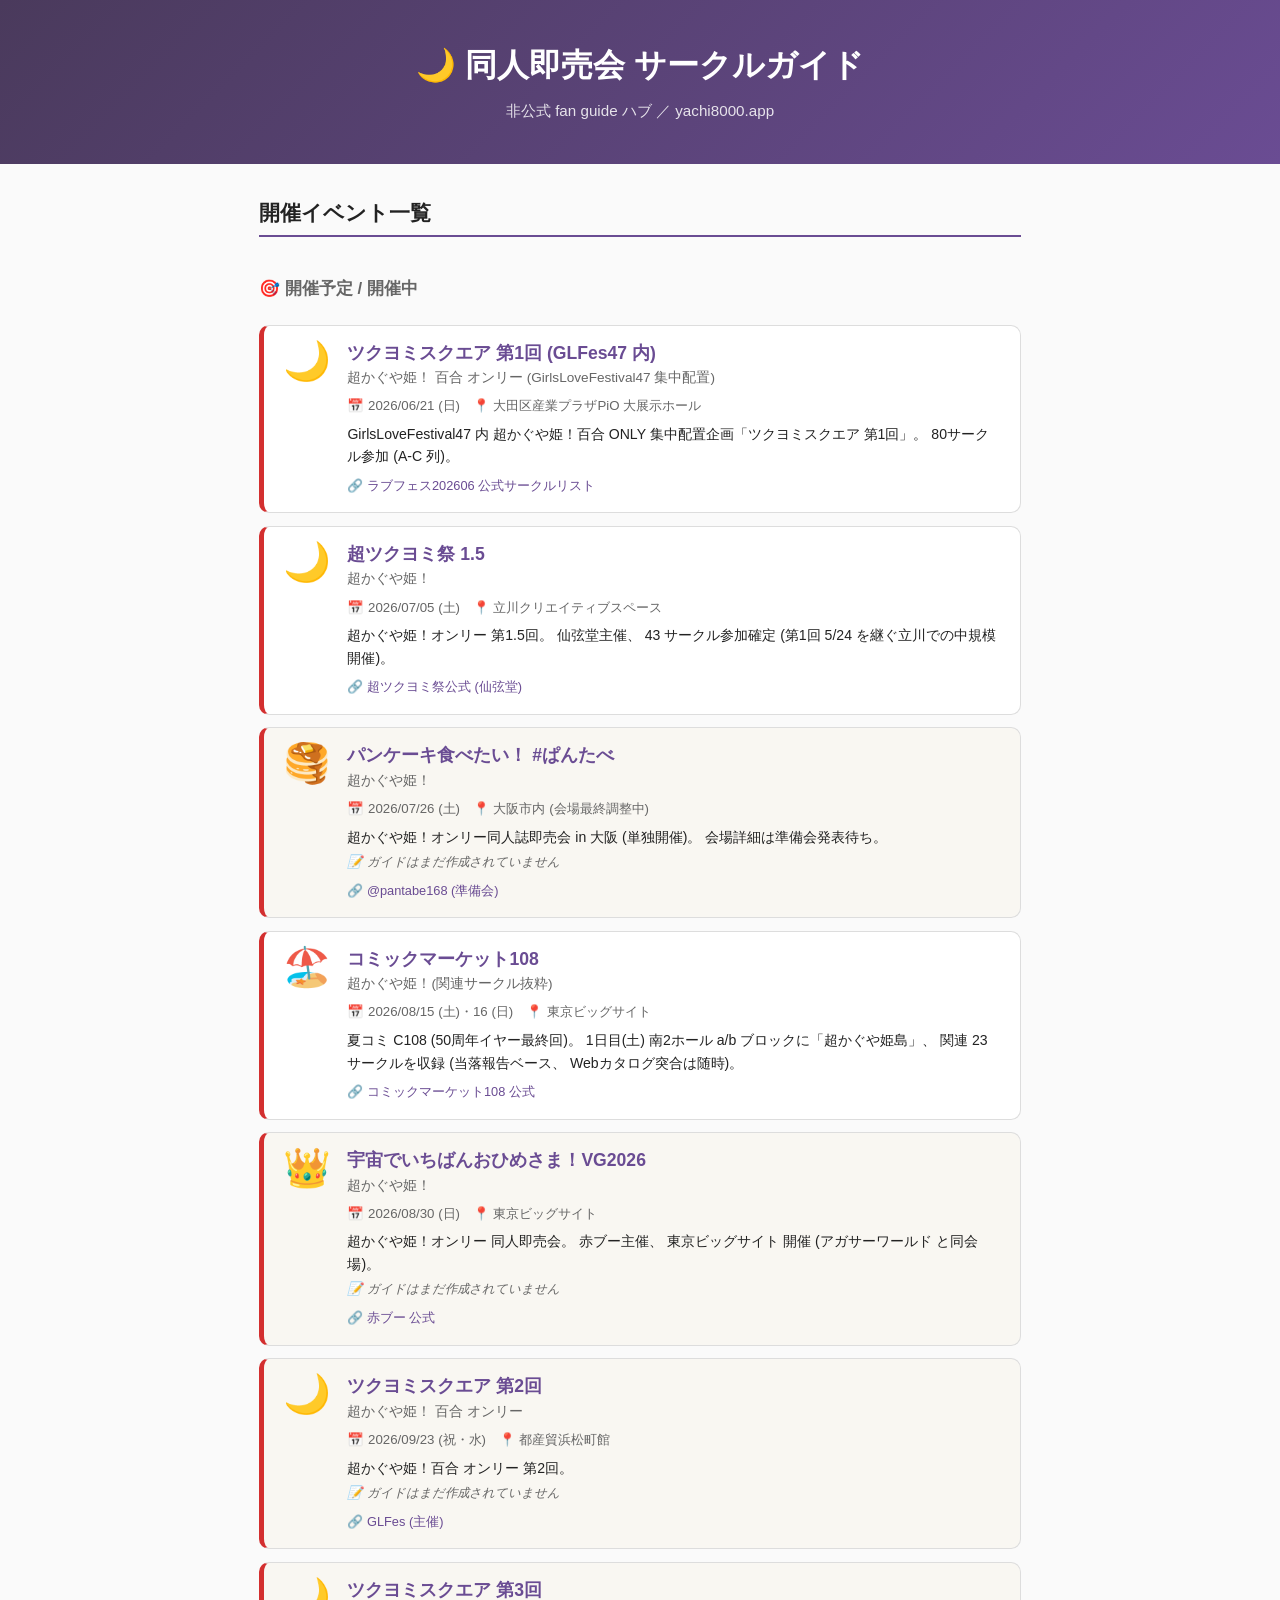
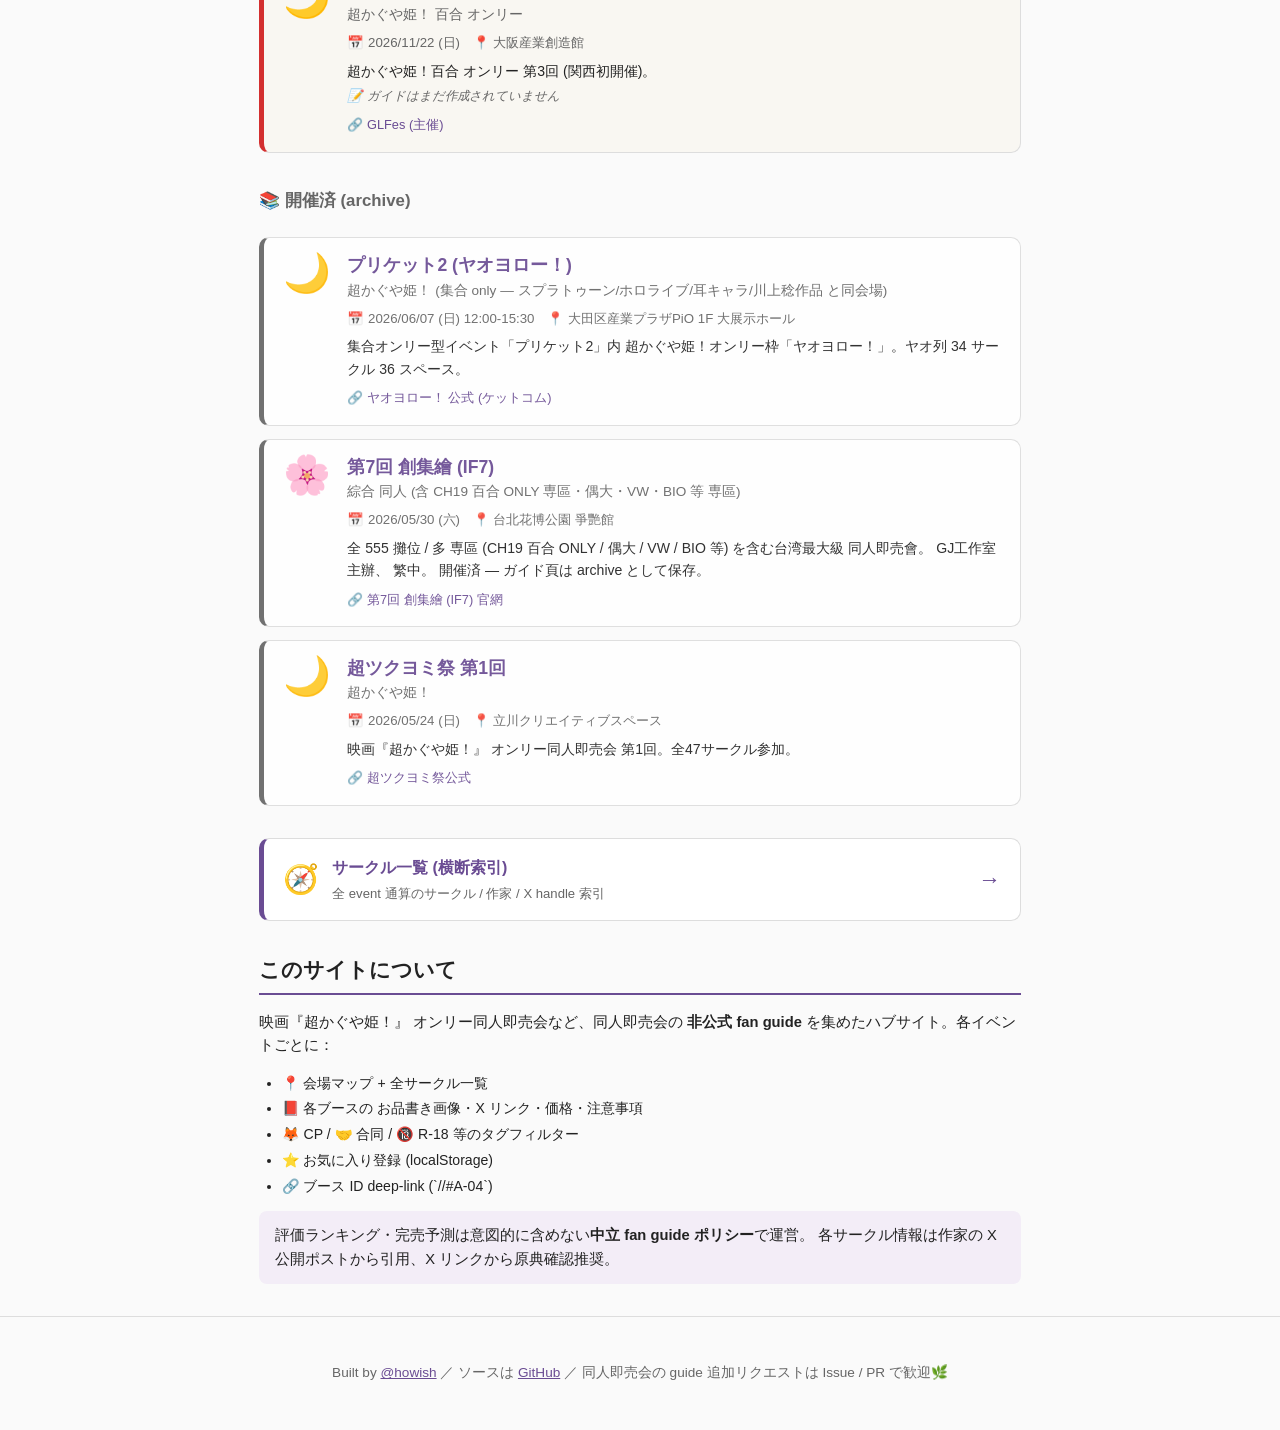
<file: index.html>
<!DOCTYPE html>
<html lang="ja">
<head>
<meta charset="UTF-8">
<meta name="viewport" content="width=device-width, initial-scale=1.0">
<title>同人即売会 サークルガイド ハブ — yachi8000.app</title>
<meta name="description" content="同人即売会の非公式サークルガイドを集めたハブ。">
<link rel="stylesheet" href="hub.css?v=1781378735">
<link rel="icon" type="image/svg+xml" href="icon.svg?v=1781378735">
<link rel="apple-touch-icon" href="icon.svg?v=1781378735">
<link rel="manifest" href="manifest.webmanifest?v=1781378735">
<meta name="theme-color" content="#4a3a5c">
<meta name="apple-mobile-web-app-capable" content="yes">
<meta name="apple-mobile-web-app-status-bar-style" content="black-translucent">
<meta name="apple-mobile-web-app-title" content="サークルガイド">
</head>
<body>
<header class="hub-header">
  <h1>🌙 同人即売会 サークルガイド</h1>
  <p class="hub-subtitle">非公式 fan guide ハブ ／ yachi8000.app</p>
</header>

<main class="hub-main">
  <section class="hub-events">
    <h2>開催イベント一覧</h2>
    <div id="event-list" class="event-list">
      <p class="loading">読み込み中...</p>
    </div>
  </section>

  <section class="hub-circles-link">
    <a href="circles/" class="hub-circles-cta">
      <span class="hub-circles-icon">🧭</span>
      <div>
        <strong>サークル一覧 (横断索引)</strong>
        <span class="hub-circles-sub">全 event 通算のサークル / 作家 / X handle 索引</span>
      </div>
      <span class="hub-circles-arrow">→</span>
    </a>
  </section>

  <section class="hub-about">
    <h2>このサイトについて</h2>
    <p>
      映画『超かぐや姫！』 オンリー同人即売会など、同人即売会の
      <strong>非公式 fan guide</strong> を集めたハブサイト。各イベントごとに：
    </p>
    <ul>
      <li>📍 会場マップ + 全サークル一覧</li>
      <li>📕 各ブースの お品書き画像・X リンク・価格・注意事項</li>
      <li>🦊 CP / 🤝 合同 / 🔞 R-18 等のタグフィルター</li>
      <li>⭐ お気に入り登録 (localStorage)</li>
      <li>🔗 ブース ID deep-link (`/<event-slug>/#A-04`)</li>
    </ul>
    <p class="hub-policy">
      評価ランキング・完売予測は意図的に含めない<strong>中立 fan guide ポリシー</strong>で運営。
      各サークル情報は作家の X 公開ポストから引用、X リンクから原典確認推奨。
    </p>
  </section>
</main>

<footer class="hub-footer">
  <p>
    Built by <a href="https://github.com/howish" target="_blank" rel="noopener">@howish</a>
    ／ ソースは <a href="https://github.com/howish/cho-tsukuyomi-map" target="_blank" rel="noopener">GitHub</a>
    ／ 同人即売会の guide 追加リクエストは Issue / PR で歓迎🌿
  </p>
</footer>

<script src="hub.js?v=1781378735"></script>
<script>
// Register root-scope SW for hub PWA installability + offline. Per-event
// SWs (registered by their own app.js) win for their narrower scope.
if ('serviceWorker' in navigator) {
  window.addEventListener('load', () => {
    navigator.serviceWorker.register('sw.js', { scope: './' }).catch(() => {});
  });
}
</script>
</body>
</html>
</file>
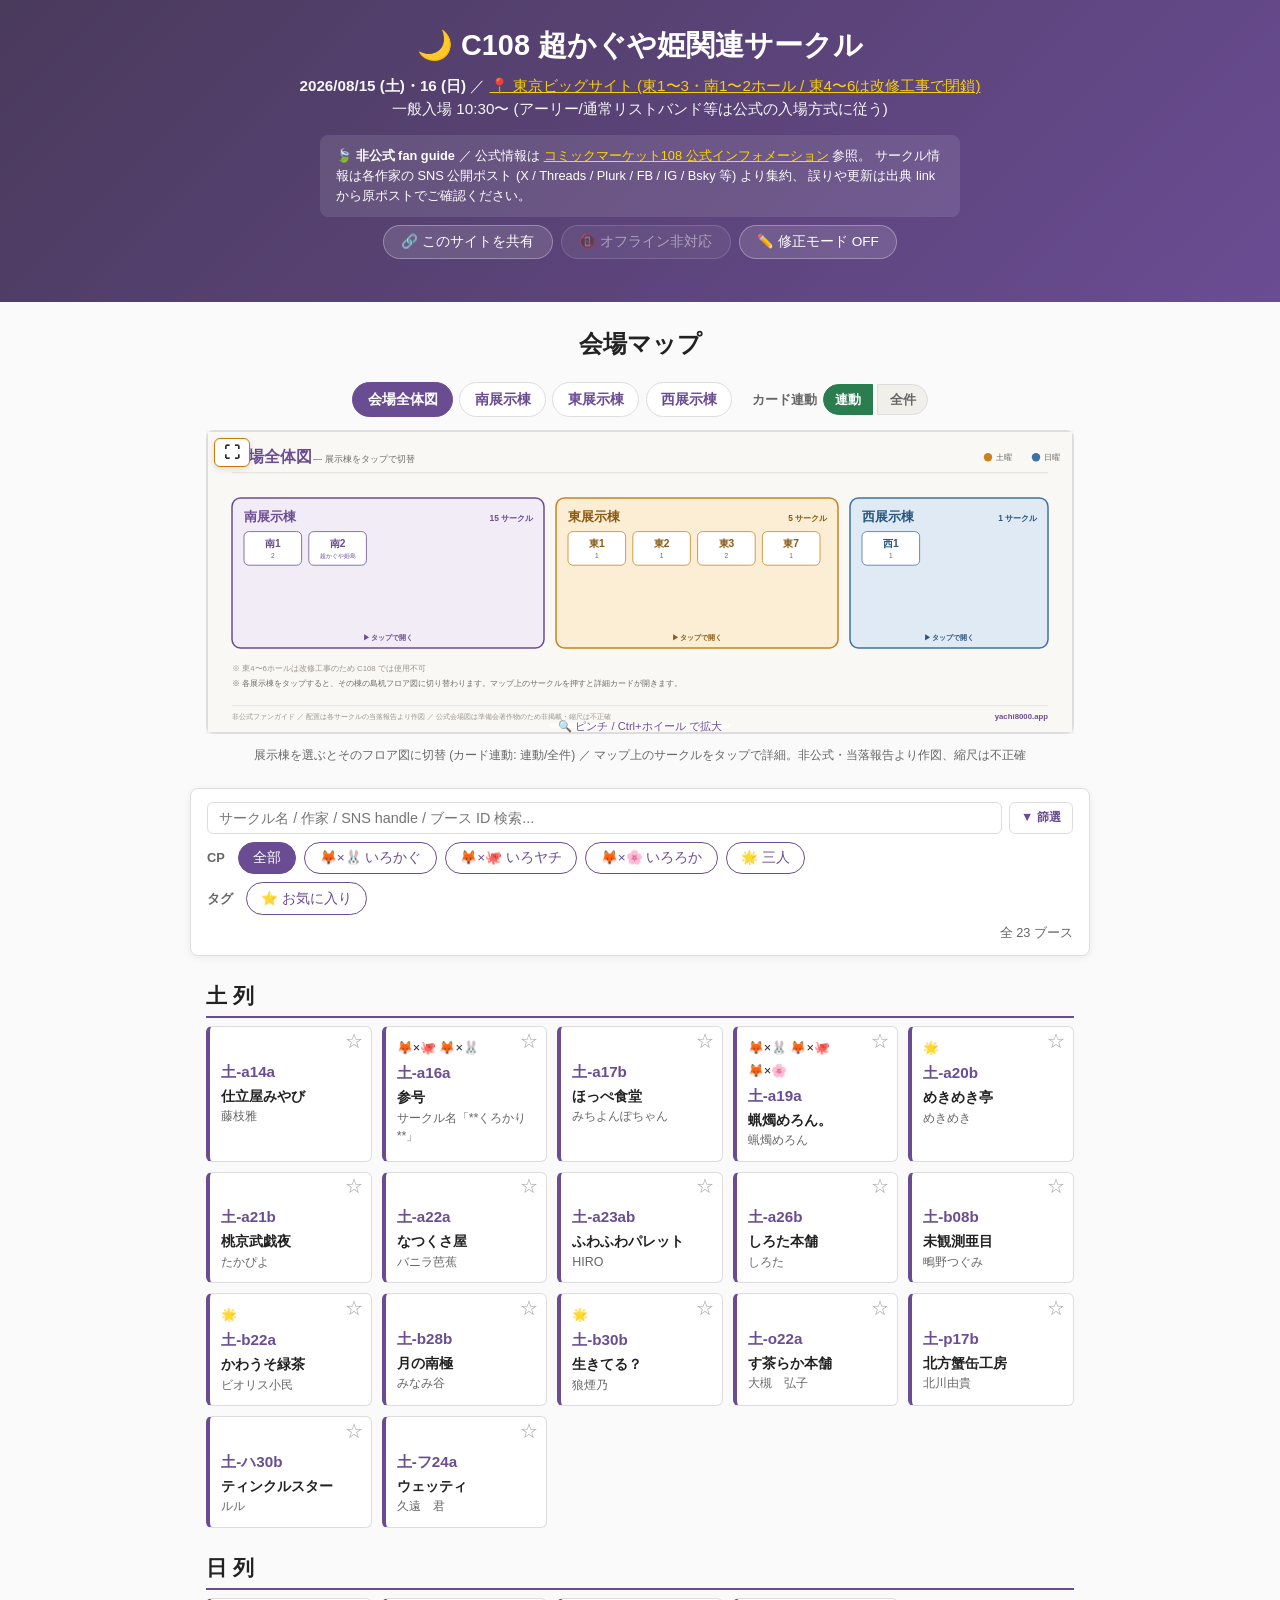
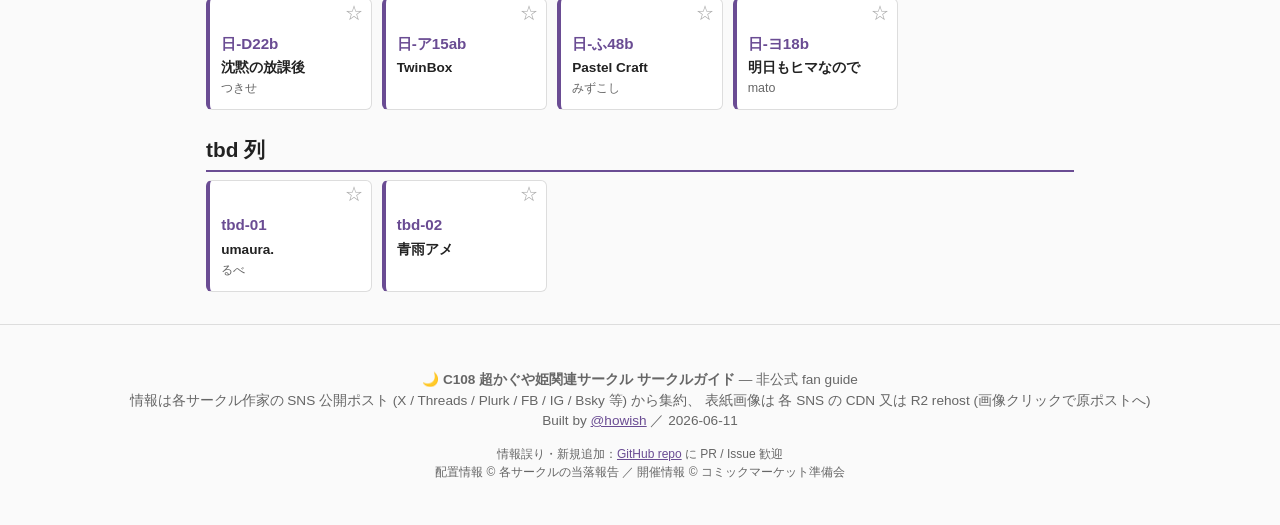
<file: c108-2026-08/index.html>
<!DOCTYPE html>
<html lang="ja">
<head>
<meta charset="UTF-8">
<meta name="viewport" content="width=device-width, initial-scale=1.0">
<!-- Page title, html[lang], and most chrome text are injected from event.js + i18n.js at runtime;
     these defaults are crawler / first-paint fallbacks. -->
<title>C108 超かぐや姫関連サークル</title>
<meta name="description" content="2026/8/15-16 東京ビッグサイト C108 — 超かぐや姫！関連サークルの配置・新刊予定・X リンクを 1 ページで">
<link rel="stylesheet" href="../event-shell.css?v=1781378735">
<link rel="manifest" href="manifest.json?v=1781378735">
<link rel="icon" type="image/svg+xml" href="../icon.svg?v=1781378735">

<!-- OG / Twitter — also overwritten at runtime from event.js, but crawlers
     (FB / Twitter / Discord) usually only see the static HTML, so keep these
     event-specific. Use absolute URLs so platforms don't mis-resolve. -->
<meta property="og:type" content="website">
<meta property="og:url" content="https://yachi8000.app/c108-2026-08/">
<meta property="og:title" content="C108 超かぐや姫関連サークル">
<meta property="og:description" content="2026/8/15-16 東京ビッグサイト C108 — 超かぐや姫！関連サークルの配置・新刊予定・X リンクを 1 ページで">
<meta property="og:image" content="https://yachi8000.app/c108-2026-08/og.png">
<meta property="og:image:width" content="1200">
<meta property="og:image:height" content="630">
<meta name="twitter:card" content="summary_large_image">
<meta name="twitter:title" content="C108 超かぐや姫関連サークル">
<meta name="twitter:description" content="2026/8/15-16 東京ビッグサイト C108 — 超かぐや姫！関連サークルの配置・新刊予定・X リンクを 1 ページで">
<meta name="twitter:image" content="https://yachi8000.app/c108-2026-08/og.png">
</head>
<body>
<header>
  <h1 id="event-title">🌙 ...</h1>
  <p class="event-info" id="event-info"></p>
  <p class="disclaimer" id="event-disclaimer"></p>
  <p class="community-credit" id="community-credit"></p>
  <div class="header-actions">
    <button class="share-btn" id="share-btn" type="button">🔗 このサイトを共有</button>
    <button class="offline-btn" id="offline-btn" type="button" hidden>📥 オフライン対応 ON</button>
    <button class="edit-btn" id="edit-mode-btn" type="button">✏️ 修正モード OFF</button>
    <button class="edit-pending-btn" id="edit-pending-btn" type="button" hidden>📤 修正案を送信 (<span id="edit-pending-count">0</span>件)</button>
  </div>
  <p class="offline-status" id="offline-status"></p>
</header>

<div class="edit-panel" id="edit-panel" hidden>
  <div class="edit-panel-backdrop" id="edit-panel-backdrop"></div>
  <div class="edit-panel-content">
    <button class="edit-panel-close" id="edit-panel-close" type="button" aria-label="閉じる">×</button>
    <h2 id="edit-panel-title">📤 修正案を送信</h2>
    <p id="edit-panel-summary"></p>
    <div class="edit-panel-actions">
      <button type="button" id="edit-submit-download" class="edit-submit-btn primary">💾 .md ファイルで保存</button>
      <button type="button" id="edit-submit-github" class="edit-submit-btn">🐙 GitHub Issue として送信</button>
      <button type="button" id="edit-submit-copy" class="edit-submit-btn">📋 クリップボードコピー</button>
    </div>
    <p class="edit-panel-hint" id="edit-panel-hint"></p>
    <details class="edit-preview">
      <summary id="edit-preview-summary">提出内容プレビュー</summary>
      <pre id="edit-preview-text"></pre>
    </details>
    <div class="edit-panel-danger">
      <button type="button" id="edit-clear-all" class="edit-clear-btn">🗑 すべての編集を破棄</button>
    </div>
    <p class="edit-panel-note" id="edit-panel-note">
      submitted な修正案は維持者がレビューしてからサイトに反映されます。妥当性がない / spam 判定された case は close される場合があります。
    </p>
  </div>
</div>

<section class="map-section">
  <h2 id="map-section-title">会場マップ</h2>
  <div class="map-zoom-viewport" id="map-zoom-viewport">
    <div class="map-overlay-wrap">
      <img id="venue-map" src="map.jpg?v=1781378735" alt="会場マップ" class="venue-map">
      <svg id="venue-map-overlay" class="venue-map-overlay" viewBox="0 0 100 100" preserveAspectRatio="none" aria-hidden="true"></svg>
    </div>
    <button class="map-fullscreen-btn" id="map-fullscreen-btn" type="button" aria-label="全画面 / Fullscreen">⛶</button>
    <button class="map-zoom-reset" id="map-zoom-reset" type="button" aria-label="ズーム リセット" hidden>↺</button>
    <span class="map-zoom-hint" id="map-zoom-hint">🔍 ピンチ / Ctrl+ホイール で拡大</span>
  </div>
  <p class="map-caption" id="map-caption"></p>
</section>

<section class="filter-section" id="filter-section">
  <div class="filters">
    <div class="search-wrap">
      <input type="search" id="search-input" placeholder="サークル名 / 作家 / SNS handle / ブース ID 検索..." class="search-input" autocomplete="off">
      <button type="button" id="search-clear" class="search-clear" hidden aria-label="検索クリア">×</button>
      <button type="button" id="filter-collapse-btn" class="filter-collapse-btn" aria-pressed="false" title="篩選 顯示切換">▼ 篩選</button>
    </div>
  </div>
  <div class="filter-rows-wrap" id="filter-rows-wrap">
  <div class="filters filters-cp" id="filters-cp">
    <span class="filter-row-label" id="filter-cp-label">CP</span>
    <button class="filter-btn active" id="filter-all-btn" data-filter="all">全部</button>
    <!-- CP buttons injected at runtime from filters.js -->
  </div>
  <div class="filters filters-work" id="filters-work">
    <span class="filter-row-label" id="filter-work-label">作品</span>
    <!-- Work buttons injected at runtime from filters.js -->
  </div>
  <div class="filters filters-medium" id="filters-medium">
    <span class="filter-row-label" id="filter-medium-label">媒介</span>
    <!-- Medium buttons injected at runtime from filters.js -->
  </div>
  <div class="filters filters-tag" id="filters-tag">
    <span class="filter-row-label" id="filter-tag-label">タグ</span>
    <button class="filter-btn" id="filter-fav-btn" data-filter="fav" title="自分でマークした お気に入りのみ表示">⭐ お気に入り</button>
    <!-- Tag buttons injected at runtime from filters.js -->
  </div>
  <div class="filters filters-area" id="filters-area">
    <span class="filter-row-label" id="filter-area-label">専區</span>
    <!-- Area buttons injected at runtime from filters.js -->
  </div>
  </div><!-- /.filter-rows-wrap -->
  <div class="filter-stats" id="filter-stats"></div>
</section>

<section class="booths-section" id="booths-section">
  <!-- Per-row grids generated at runtime from EVENT_CONFIG.rows -->
</section>

<button class="back-to-top" id="back-to-top" type="button" aria-label="トップに戻る" hidden>↑</button>

<div class="modal" id="modal" hidden role="dialog" aria-modal="true" aria-labelledby="modal-body">
  <div class="modal-backdrop" id="modal-backdrop"></div>
  <div class="modal-content">
    <div id="modal-body"></div>
  </div>
  <button class="modal-close" id="modal-close" aria-label="閉じる" type="button" onclick="(function(){var m=document.getElementById('modal');m.hidden=true;m.style.display='none';document.body.style.overflow='';try{history.replaceState(null,'',location.pathname+location.search)}catch(e){}})()">×</button>
</div>

<footer id="event-footer"></footer>

<script src="event.js?v=1781378735"></script>
<script src="../i18n.js?v=1781378735"></script>
<script src="../_filters_base.js?v=1781378735"></script>
<script src="filters.js?v=1781378735"></script>
<script src="../profile-patterns.js?v=1781378735"></script>
<script src="../platform-icons.js?v=1781378735"></script>
<script src="maps.js?v=1781378735"></script>
<script src="area-map.js?v=1781378735"></script>
<script src="../circles.js?v=1781378735"></script>
<script src="data.js?v=1781378735"></script>
<script src="../app.js?v=1781378735"></script>
</body>
</html>
</file>
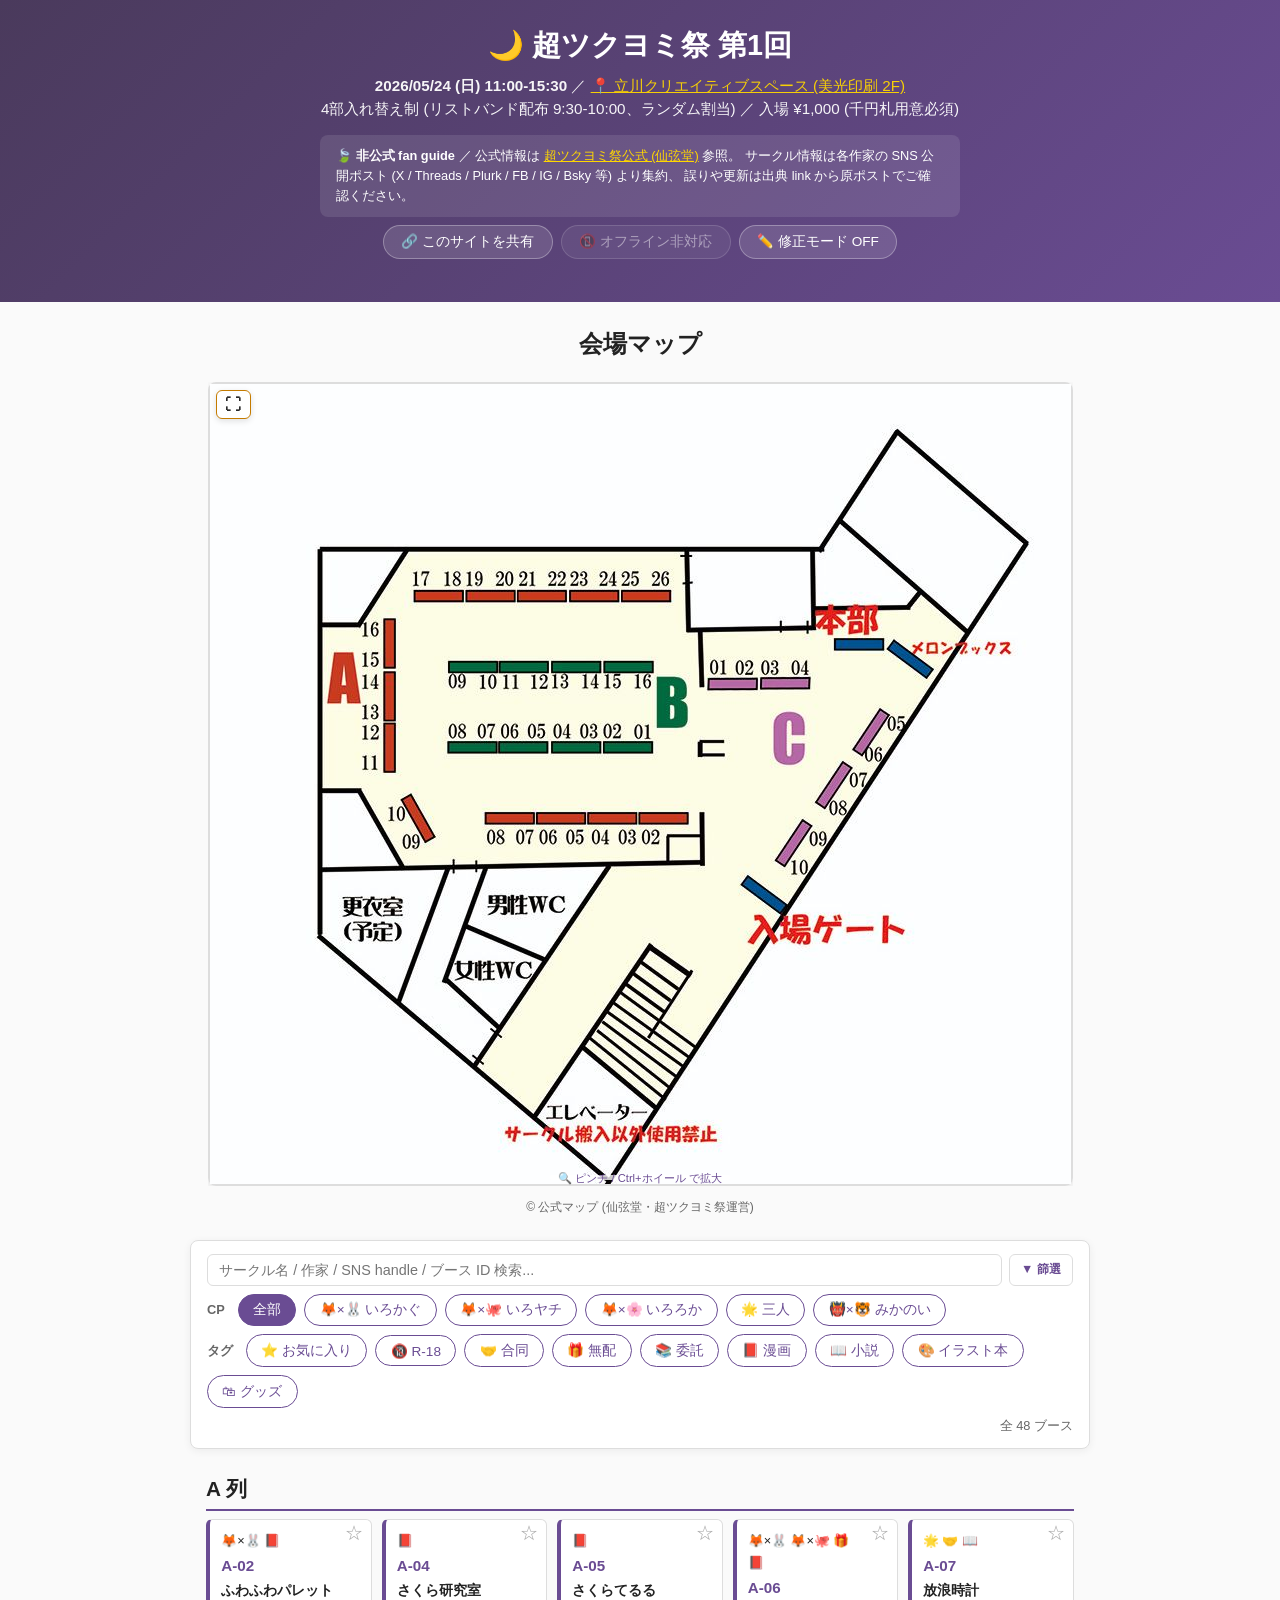
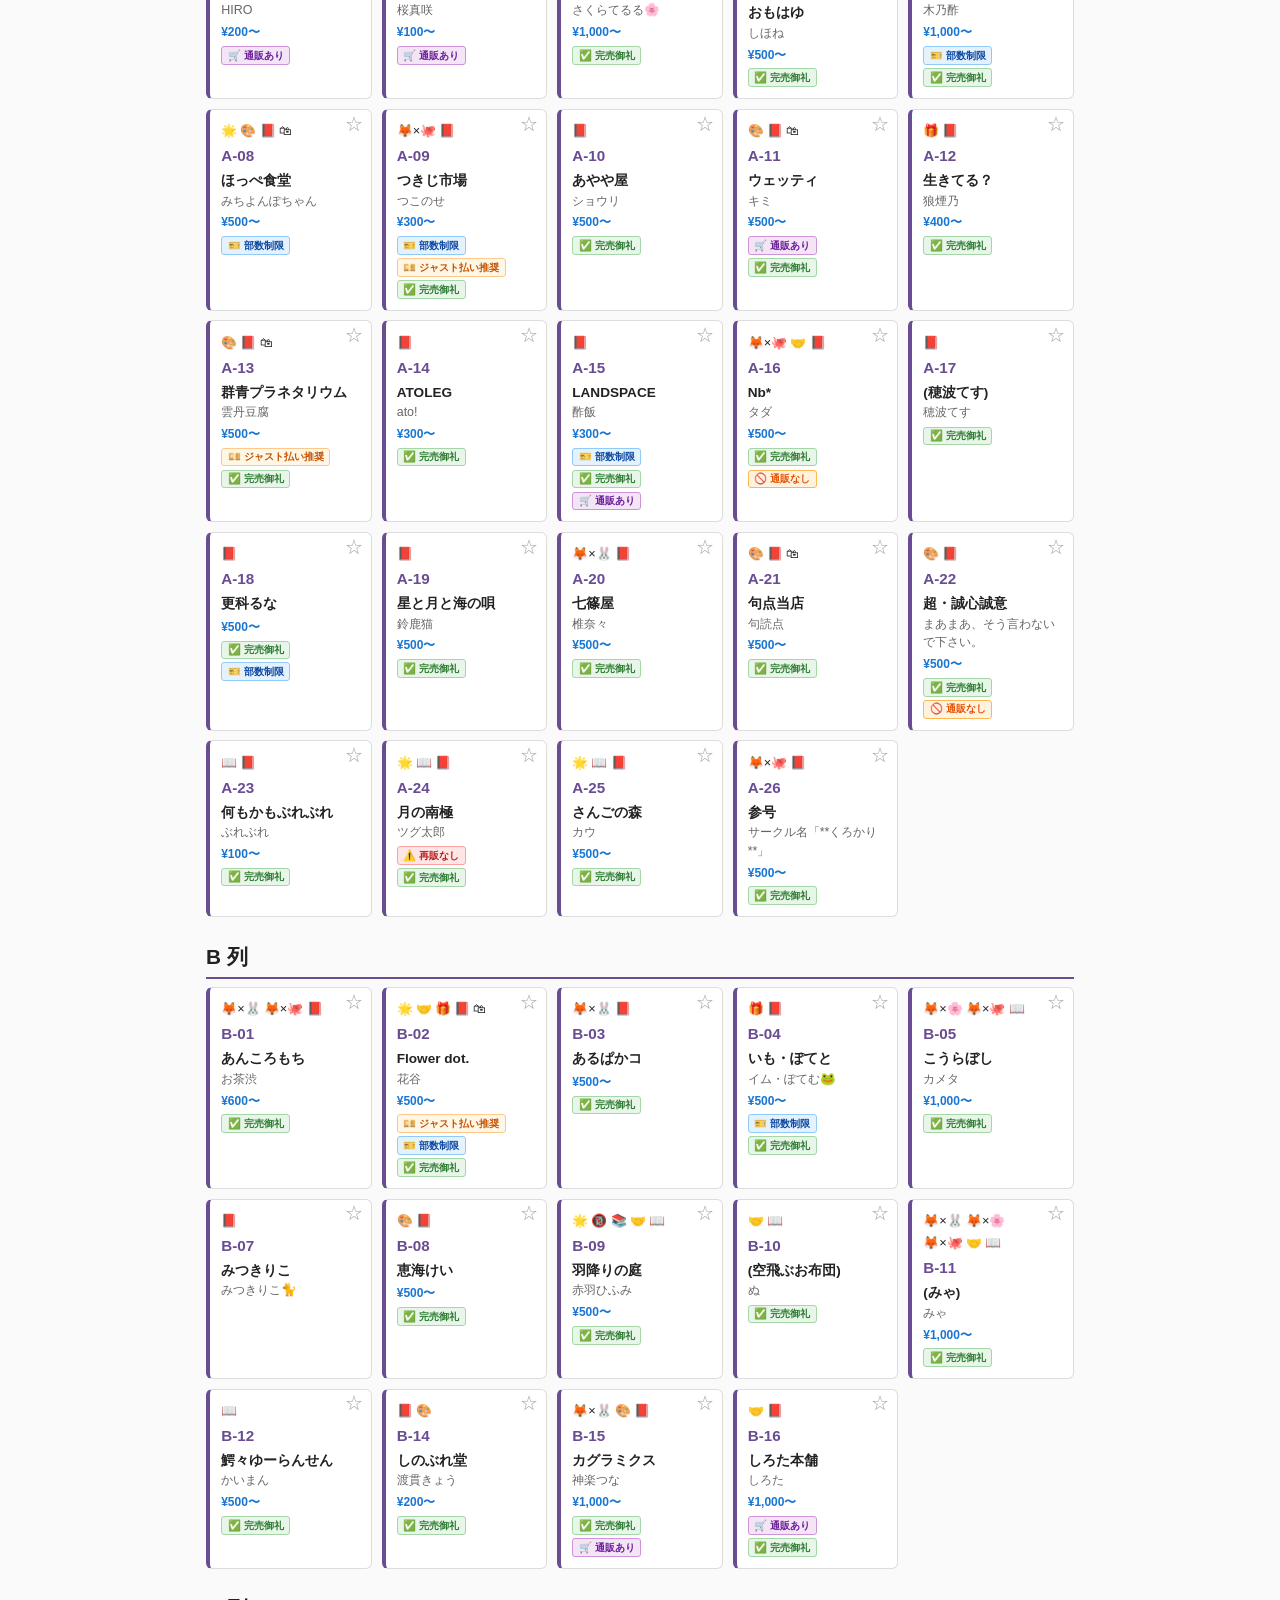
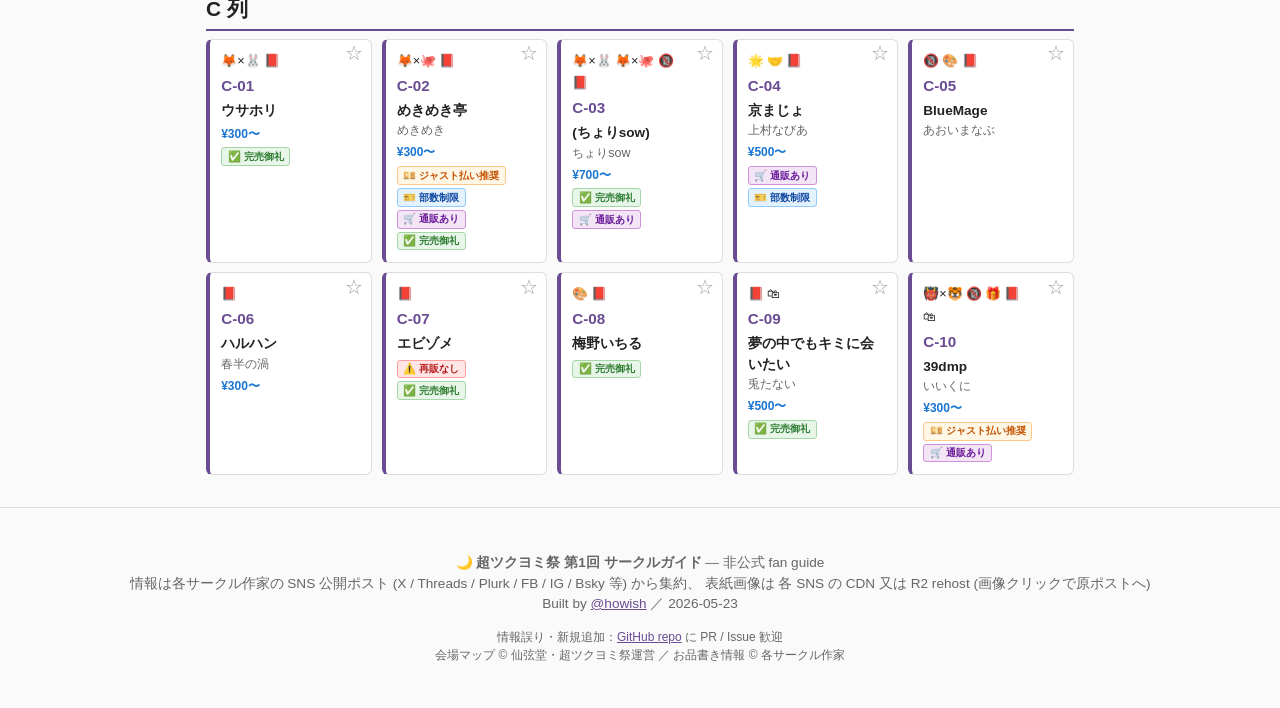
<file: cho-tsukuyomi-2026-05/index.html>
<!DOCTYPE html>
<html lang="ja">
<head>
<meta charset="UTF-8">
<meta name="viewport" content="width=device-width, initial-scale=1.0">
<!-- Page title, html[lang], and most chrome text are injected from event.js + i18n.js at runtime;
     these defaults are crawler / first-paint fallbacks. -->
<title>超ツクヨミ祭 第1回</title>
<meta name="description" content="2026/05/24 立川 超かぐや姫オンリー即売会 — 全47サークルのお品書き / 価格 / X リンク / 会場マップを 1 ページで">
<link rel="stylesheet" href="../event-shell.css?v=1781378735">
<link rel="manifest" href="manifest.json?v=1781378735">
<link rel="icon" type="image/svg+xml" href="../icon.svg?v=1781378735">

<!-- OG / Twitter — also overwritten at runtime from event.js, but crawlers
     (FB / Twitter / Discord) usually only see the static HTML, so keep these
     event-specific. Use absolute URLs so platforms don't mis-resolve. -->
<meta property="og:type" content="website">
<meta property="og:url" content="https://yachi8000.app/cho-tsukuyomi-2026-05/">
<meta property="og:title" content="超ツクヨミ祭 第1回">
<meta property="og:description" content="2026/05/24 立川 超かぐや姫オンリー即売会 — 全47サークルのお品書き / 価格 / X リンク / 会場マップを 1 ページで">
<meta property="og:image" content="https://yachi8000.app/cho-tsukuyomi-2026-05/og.png">
<meta property="og:image:width" content="1200">
<meta property="og:image:height" content="630">
<meta name="twitter:card" content="summary_large_image">
<meta name="twitter:title" content="超ツクヨミ祭 第1回">
<meta name="twitter:description" content="2026/05/24 立川 超かぐや姫オンリー即売会 — 全47サークルのお品書き / 価格 / X リンク / 会場マップを 1 ページで">
<meta name="twitter:image" content="https://yachi8000.app/cho-tsukuyomi-2026-05/og.png">
</head>
<body>
<header>
  <h1 id="event-title">🌙 ...</h1>
  <p class="event-info" id="event-info"></p>
  <p class="disclaimer" id="event-disclaimer"></p>
  <p class="community-credit" id="community-credit"></p>
  <div class="header-actions">
    <button class="share-btn" id="share-btn" type="button">🔗 このサイトを共有</button>
    <button class="offline-btn" id="offline-btn" type="button" hidden>📥 オフライン対応 ON</button>
    <button class="edit-btn" id="edit-mode-btn" type="button">✏️ 修正モード OFF</button>
    <button class="edit-pending-btn" id="edit-pending-btn" type="button" hidden>📤 修正案を送信 (<span id="edit-pending-count">0</span>件)</button>
  </div>
  <p class="offline-status" id="offline-status"></p>
</header>

<div class="edit-panel" id="edit-panel" hidden>
  <div class="edit-panel-backdrop" id="edit-panel-backdrop"></div>
  <div class="edit-panel-content">
    <button class="edit-panel-close" id="edit-panel-close" type="button" aria-label="閉じる">×</button>
    <h2 id="edit-panel-title">📤 修正案を送信</h2>
    <p id="edit-panel-summary"></p>
    <div class="edit-panel-actions">
      <button type="button" id="edit-submit-download" class="edit-submit-btn primary">💾 .md ファイルで保存</button>
      <button type="button" id="edit-submit-github" class="edit-submit-btn">🐙 GitHub Issue として送信</button>
      <button type="button" id="edit-submit-copy" class="edit-submit-btn">📋 クリップボードコピー</button>
    </div>
    <p class="edit-panel-hint" id="edit-panel-hint"></p>
    <details class="edit-preview">
      <summary id="edit-preview-summary">提出内容プレビュー</summary>
      <pre id="edit-preview-text"></pre>
    </details>
    <div class="edit-panel-danger">
      <button type="button" id="edit-clear-all" class="edit-clear-btn">🗑 すべての編集を破棄</button>
    </div>
    <p class="edit-panel-note" id="edit-panel-note">
      submitted な修正案は維持者がレビューしてからサイトに反映されます。妥当性がない / spam 判定された case は close される場合があります。
    </p>
  </div>
</div>

<section class="map-section">
  <h2 id="map-section-title">会場マップ</h2>
  <div class="map-zoom-viewport" id="map-zoom-viewport">
    <div class="map-overlay-wrap">
      <img id="venue-map" src="map.jpg?v=1781378735" alt="会場マップ" class="venue-map">
      <svg id="venue-map-overlay" class="venue-map-overlay" viewBox="0 0 100 100" preserveAspectRatio="none" aria-hidden="true"></svg>
    </div>
    <button class="map-fullscreen-btn" id="map-fullscreen-btn" type="button" aria-label="全画面 / Fullscreen">⛶</button>
    <button class="map-zoom-reset" id="map-zoom-reset" type="button" aria-label="ズーム リセット" hidden>↺</button>
    <span class="map-zoom-hint" id="map-zoom-hint">🔍 ピンチ / Ctrl+ホイール で拡大</span>
  </div>
  <p class="map-caption" id="map-caption"></p>
</section>

<section class="filter-section" id="filter-section">
  <div class="filters">
    <div class="search-wrap">
      <input type="search" id="search-input" placeholder="サークル名 / 作家 / SNS handle / ブース ID 検索..." class="search-input" autocomplete="off">
      <button type="button" id="search-clear" class="search-clear" hidden aria-label="検索クリア">×</button>
      <button type="button" id="filter-collapse-btn" class="filter-collapse-btn" aria-pressed="false" title="篩選 顯示切換">▼ 篩選</button>
    </div>
  </div>
  <div class="filter-rows-wrap" id="filter-rows-wrap">
  <div class="filters filters-cp" id="filters-cp">
    <span class="filter-row-label" id="filter-cp-label">CP</span>
    <button class="filter-btn active" id="filter-all-btn" data-filter="all">全部</button>
    <!-- CP buttons injected at runtime from filters.js -->
  </div>
  <div class="filters filters-work" id="filters-work">
    <span class="filter-row-label" id="filter-work-label">作品</span>
    <!-- Work buttons injected at runtime from filters.js -->
  </div>
  <div class="filters filters-medium" id="filters-medium">
    <span class="filter-row-label" id="filter-medium-label">媒介</span>
    <!-- Medium buttons injected at runtime from filters.js -->
  </div>
  <div class="filters filters-tag" id="filters-tag">
    <span class="filter-row-label" id="filter-tag-label">タグ</span>
    <button class="filter-btn" id="filter-fav-btn" data-filter="fav" title="自分でマークした お気に入りのみ表示">⭐ お気に入り</button>
    <!-- Tag buttons injected at runtime from filters.js -->
  </div>
  <div class="filters filters-area" id="filters-area">
    <span class="filter-row-label" id="filter-area-label">専區</span>
    <!-- Area buttons injected at runtime from filters.js -->
  </div>
  </div><!-- /.filter-rows-wrap -->
  <div class="filter-stats" id="filter-stats"></div>
</section>

<section class="booths-section" id="booths-section">
  <!-- Per-row grids generated at runtime from EVENT_CONFIG.rows -->
</section>

<button class="back-to-top" id="back-to-top" type="button" aria-label="トップに戻る" hidden>↑</button>

<div class="modal" id="modal" hidden role="dialog" aria-modal="true" aria-labelledby="modal-body">
  <div class="modal-backdrop" id="modal-backdrop"></div>
  <div class="modal-content">
    <div id="modal-body"></div>
  </div>
  <button class="modal-close" id="modal-close" aria-label="閉じる" type="button" onclick="(function(){var m=document.getElementById('modal');m.hidden=true;m.style.display='none';document.body.style.overflow='';try{history.replaceState(null,'',location.pathname+location.search)}catch(e){}})()">×</button>
</div>

<footer id="event-footer"></footer>

<script src="event.js?v=1781378735"></script>
<script src="../i18n.js?v=1781378735"></script>
<script src="../_filters_base.js?v=1781378735"></script>
<script src="filters.js?v=1781378735"></script>
<script src="../profile-patterns.js?v=1781378735"></script>
<script src="../platform-icons.js?v=1781378735"></script>
<script src="../circles.js?v=1781378735"></script>
<script src="data.js?v=1781378735"></script>
<script src="../app.js?v=1781378735"></script>
</body>
</html>
</file>
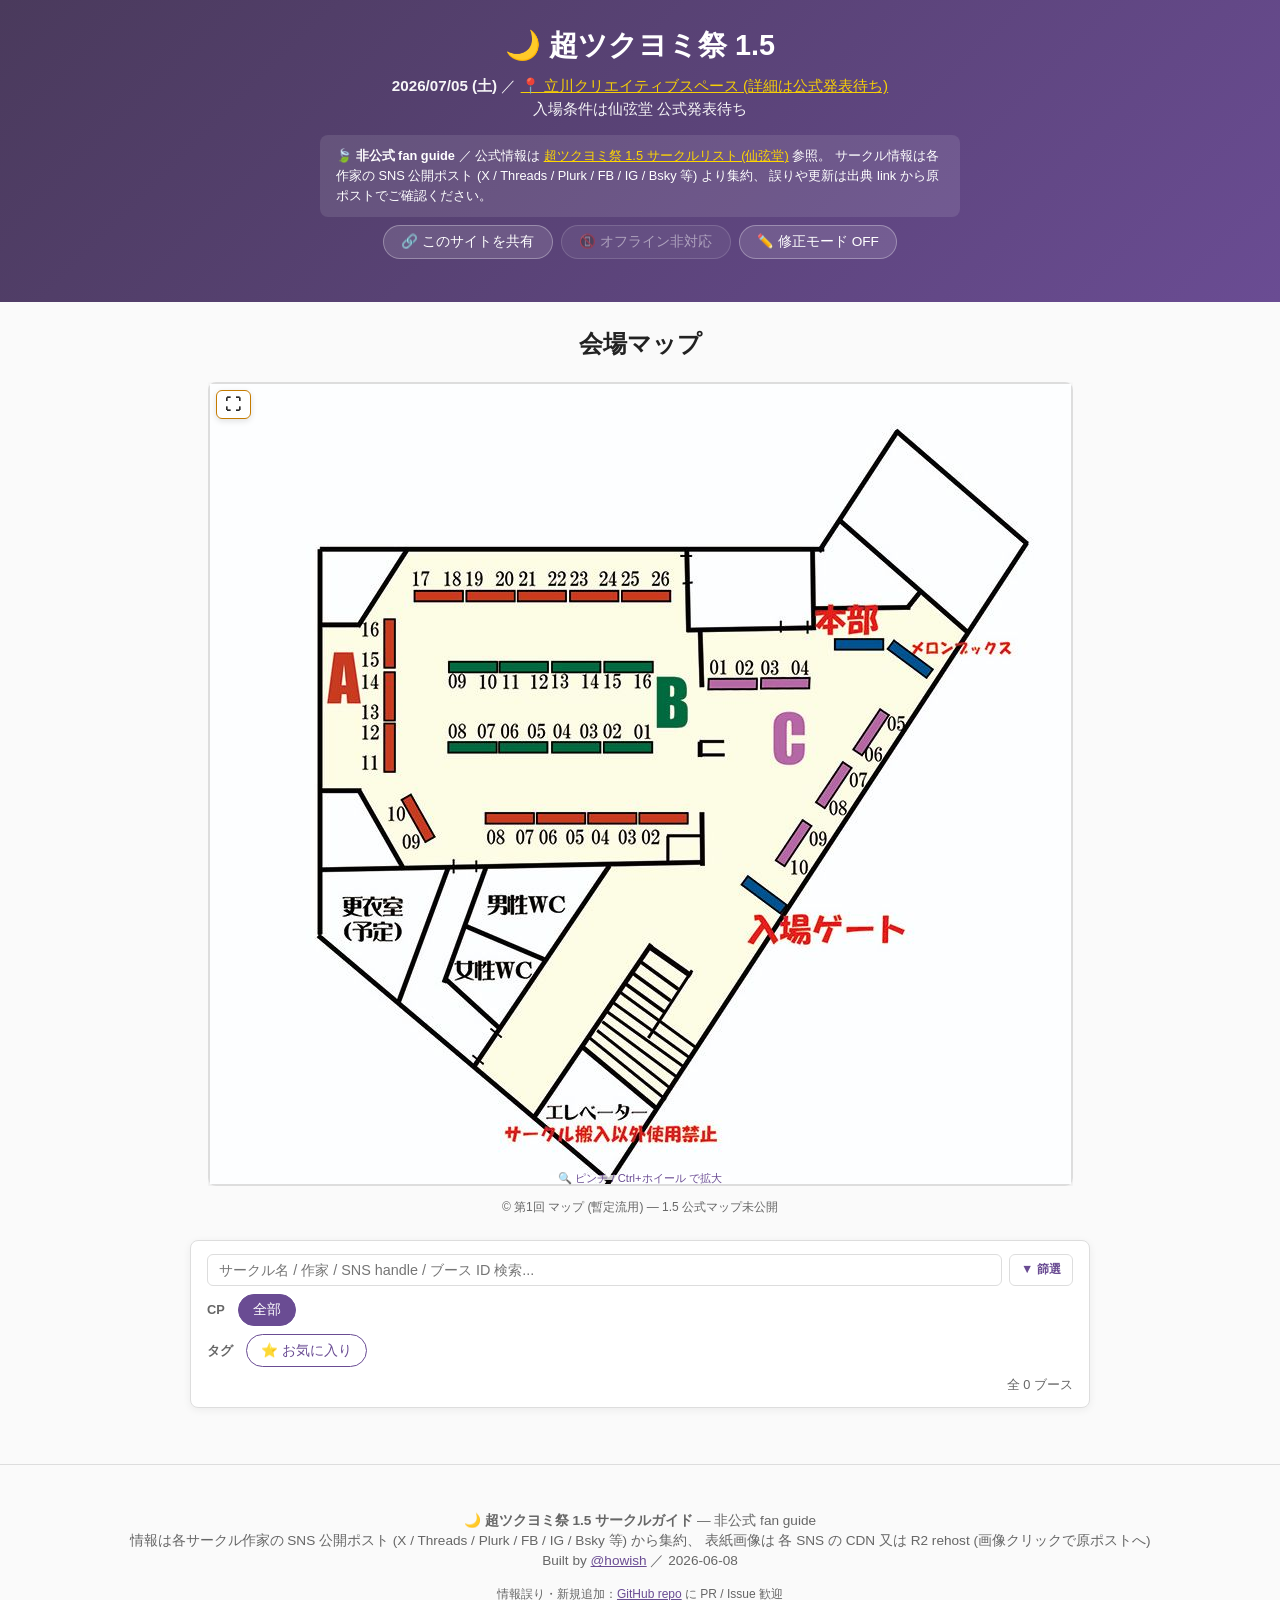
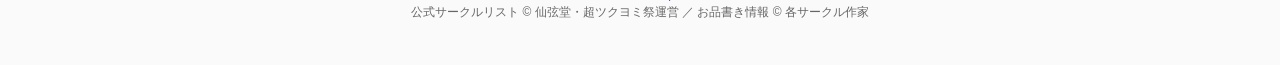
<file: cho-tsukuyomi-2026-07/index.html>
<!DOCTYPE html>
<html lang="ja">
<head>
<meta charset="UTF-8">
<meta name="viewport" content="width=device-width, initial-scale=1.0">
<!-- Page title, html[lang], and most chrome text are injected from event.js + i18n.js at runtime;
     these defaults are crawler / first-paint fallbacks. -->
<title>超ツクヨミ祭 1.5</title>
<meta name="description" content="2026/07/05 立川 超かぐや姫オンリー即売会 「超ツクヨミ祭 1.5」 — 全43サークルのお品書き / X リンクを 1 ページで">
<link rel="stylesheet" href="../event-shell.css?v=1781378735">
<link rel="manifest" href="manifest.json?v=1781378735">
<link rel="icon" type="image/svg+xml" href="../icon.svg?v=1781378735">

<!-- OG / Twitter — also overwritten at runtime from event.js, but crawlers
     (FB / Twitter / Discord) usually only see the static HTML, so keep these
     event-specific. Use absolute URLs so platforms don't mis-resolve. -->
<meta property="og:type" content="website">
<meta property="og:url" content="https://yachi8000.app/cho-tsukuyomi-2026-07/">
<meta property="og:title" content="超ツクヨミ祭 1.5">
<meta property="og:description" content="2026/07/05 立川 超かぐや姫オンリー即売会 「超ツクヨミ祭 1.5」 — 全43サークルのお品書き / X リンクを 1 ページで">
<meta property="og:image" content="https://yachi8000.app/cho-tsukuyomi-2026-07/og.png">
<meta property="og:image:width" content="1200">
<meta property="og:image:height" content="630">
<meta name="twitter:card" content="summary_large_image">
<meta name="twitter:title" content="超ツクヨミ祭 1.5">
<meta name="twitter:description" content="2026/07/05 立川 超かぐや姫オンリー即売会 「超ツクヨミ祭 1.5」 — 全43サークルのお品書き / X リンクを 1 ページで">
<meta name="twitter:image" content="https://yachi8000.app/cho-tsukuyomi-2026-07/og.png">
</head>
<body>
<header>
  <h1 id="event-title">🌙 ...</h1>
  <p class="event-info" id="event-info"></p>
  <p class="disclaimer" id="event-disclaimer"></p>
  <p class="community-credit" id="community-credit"></p>
  <div class="header-actions">
    <button class="share-btn" id="share-btn" type="button">🔗 このサイトを共有</button>
    <button class="offline-btn" id="offline-btn" type="button" hidden>📥 オフライン対応 ON</button>
    <button class="edit-btn" id="edit-mode-btn" type="button">✏️ 修正モード OFF</button>
    <button class="edit-pending-btn" id="edit-pending-btn" type="button" hidden>📤 修正案を送信 (<span id="edit-pending-count">0</span>件)</button>
  </div>
  <p class="offline-status" id="offline-status"></p>
</header>

<div class="edit-panel" id="edit-panel" hidden>
  <div class="edit-panel-backdrop" id="edit-panel-backdrop"></div>
  <div class="edit-panel-content">
    <button class="edit-panel-close" id="edit-panel-close" type="button" aria-label="閉じる">×</button>
    <h2 id="edit-panel-title">📤 修正案を送信</h2>
    <p id="edit-panel-summary"></p>
    <div class="edit-panel-actions">
      <button type="button" id="edit-submit-download" class="edit-submit-btn primary">💾 .md ファイルで保存</button>
      <button type="button" id="edit-submit-github" class="edit-submit-btn">🐙 GitHub Issue として送信</button>
      <button type="button" id="edit-submit-copy" class="edit-submit-btn">📋 クリップボードコピー</button>
    </div>
    <p class="edit-panel-hint" id="edit-panel-hint"></p>
    <details class="edit-preview">
      <summary id="edit-preview-summary">提出内容プレビュー</summary>
      <pre id="edit-preview-text"></pre>
    </details>
    <div class="edit-panel-danger">
      <button type="button" id="edit-clear-all" class="edit-clear-btn">🗑 すべての編集を破棄</button>
    </div>
    <p class="edit-panel-note" id="edit-panel-note">
      submitted な修正案は維持者がレビューしてからサイトに反映されます。妥当性がない / spam 判定された case は close される場合があります。
    </p>
  </div>
</div>

<section class="map-section">
  <h2 id="map-section-title">会場マップ</h2>
  <div class="map-zoom-viewport" id="map-zoom-viewport">
    <div class="map-overlay-wrap">
      <img id="venue-map" src="map.jpg?v=1781378735" alt="会場マップ" class="venue-map">
      <svg id="venue-map-overlay" class="venue-map-overlay" viewBox="0 0 100 100" preserveAspectRatio="none" aria-hidden="true"></svg>
    </div>
    <button class="map-fullscreen-btn" id="map-fullscreen-btn" type="button" aria-label="全画面 / Fullscreen">⛶</button>
    <button class="map-zoom-reset" id="map-zoom-reset" type="button" aria-label="ズーム リセット" hidden>↺</button>
    <span class="map-zoom-hint" id="map-zoom-hint">🔍 ピンチ / Ctrl+ホイール で拡大</span>
  </div>
  <p class="map-caption" id="map-caption"></p>
</section>

<section class="filter-section" id="filter-section">
  <div class="filters">
    <div class="search-wrap">
      <input type="search" id="search-input" placeholder="サークル名 / 作家 / SNS handle / ブース ID 検索..." class="search-input" autocomplete="off">
      <button type="button" id="search-clear" class="search-clear" hidden aria-label="検索クリア">×</button>
      <button type="button" id="filter-collapse-btn" class="filter-collapse-btn" aria-pressed="false" title="篩選 顯示切換">▼ 篩選</button>
    </div>
  </div>
  <div class="filter-rows-wrap" id="filter-rows-wrap">
  <div class="filters filters-cp" id="filters-cp">
    <span class="filter-row-label" id="filter-cp-label">CP</span>
    <button class="filter-btn active" id="filter-all-btn" data-filter="all">全部</button>
    <!-- CP buttons injected at runtime from filters.js -->
  </div>
  <div class="filters filters-work" id="filters-work">
    <span class="filter-row-label" id="filter-work-label">作品</span>
    <!-- Work buttons injected at runtime from filters.js -->
  </div>
  <div class="filters filters-medium" id="filters-medium">
    <span class="filter-row-label" id="filter-medium-label">媒介</span>
    <!-- Medium buttons injected at runtime from filters.js -->
  </div>
  <div class="filters filters-tag" id="filters-tag">
    <span class="filter-row-label" id="filter-tag-label">タグ</span>
    <button class="filter-btn" id="filter-fav-btn" data-filter="fav" title="自分でマークした お気に入りのみ表示">⭐ お気に入り</button>
    <!-- Tag buttons injected at runtime from filters.js -->
  </div>
  <div class="filters filters-area" id="filters-area">
    <span class="filter-row-label" id="filter-area-label">専區</span>
    <!-- Area buttons injected at runtime from filters.js -->
  </div>
  </div><!-- /.filter-rows-wrap -->
  <div class="filter-stats" id="filter-stats"></div>
</section>

<section class="booths-section" id="booths-section">
  <!-- Per-row grids generated at runtime from EVENT_CONFIG.rows -->
</section>

<button class="back-to-top" id="back-to-top" type="button" aria-label="トップに戻る" hidden>↑</button>

<div class="modal" id="modal" hidden role="dialog" aria-modal="true" aria-labelledby="modal-body">
  <div class="modal-backdrop" id="modal-backdrop"></div>
  <div class="modal-content">
    <div id="modal-body"></div>
  </div>
  <button class="modal-close" id="modal-close" aria-label="閉じる" type="button" onclick="(function(){var m=document.getElementById('modal');m.hidden=true;m.style.display='none';document.body.style.overflow='';try{history.replaceState(null,'',location.pathname+location.search)}catch(e){}})()">×</button>
</div>

<footer id="event-footer"></footer>

<script src="event.js?v=1781378735"></script>
<script src="../i18n.js?v=1781378735"></script>
<script src="../_filters_base.js?v=1781378735"></script>
<script src="filters.js?v=1781378735"></script>
<script src="../profile-patterns.js?v=1781378735"></script>
<script src="../platform-icons.js?v=1781378735"></script>
<script src="../circles.js?v=1781378735"></script>
<script src="data.js?v=1781378735"></script>
<script src="../app.js?v=1781378735"></script>
</body>
</html>
</file>
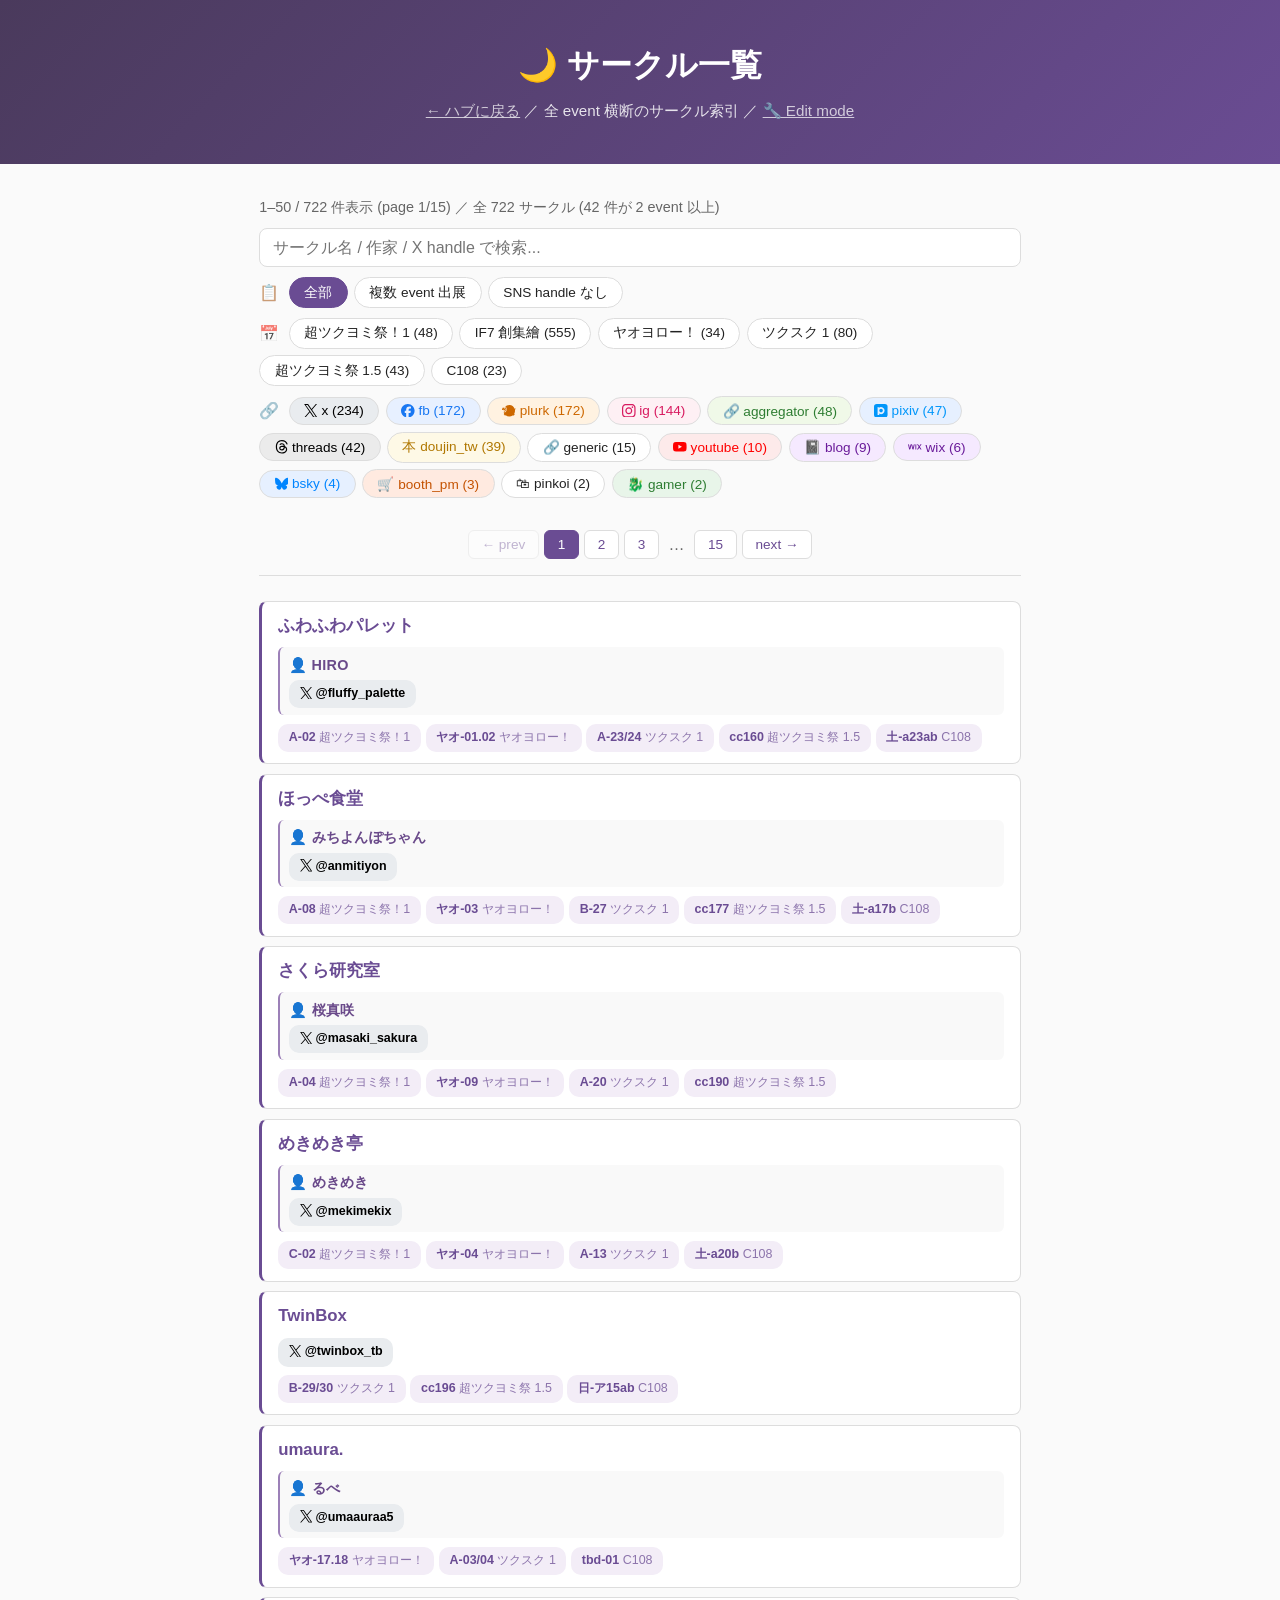
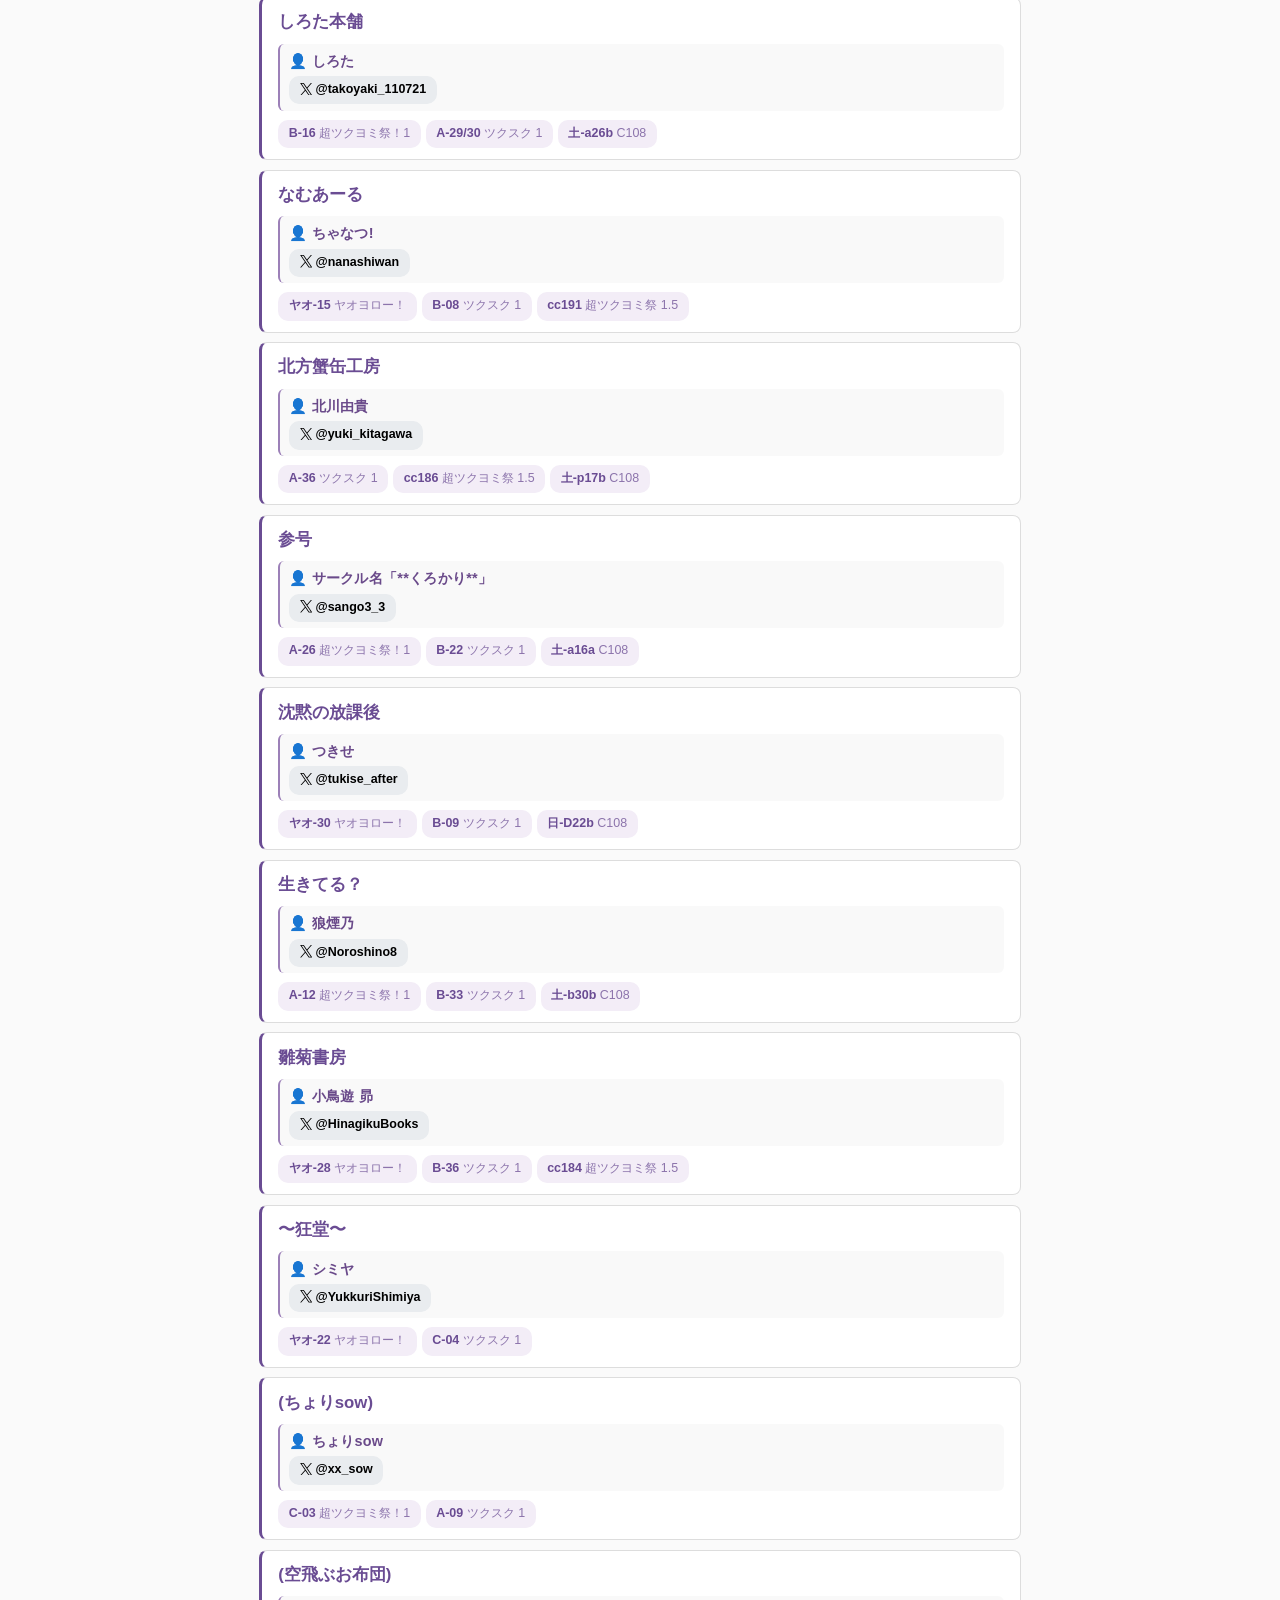
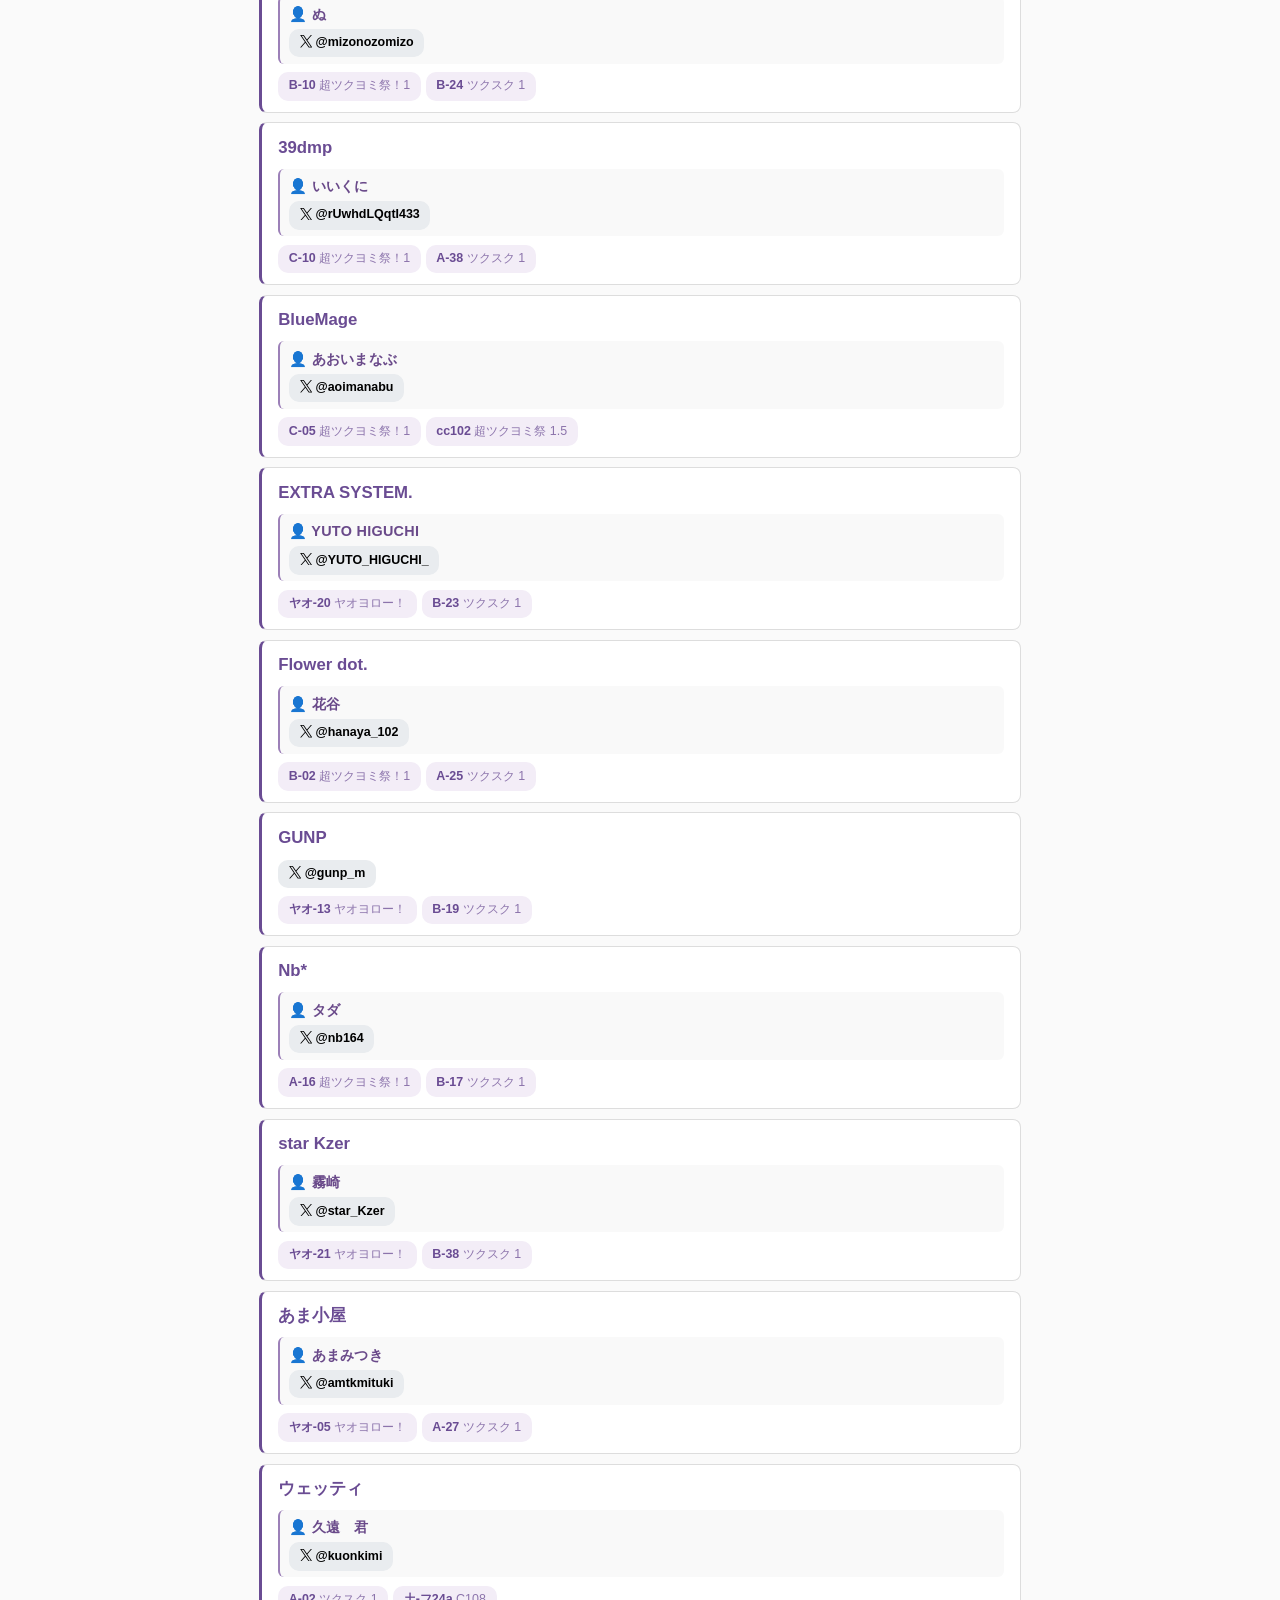
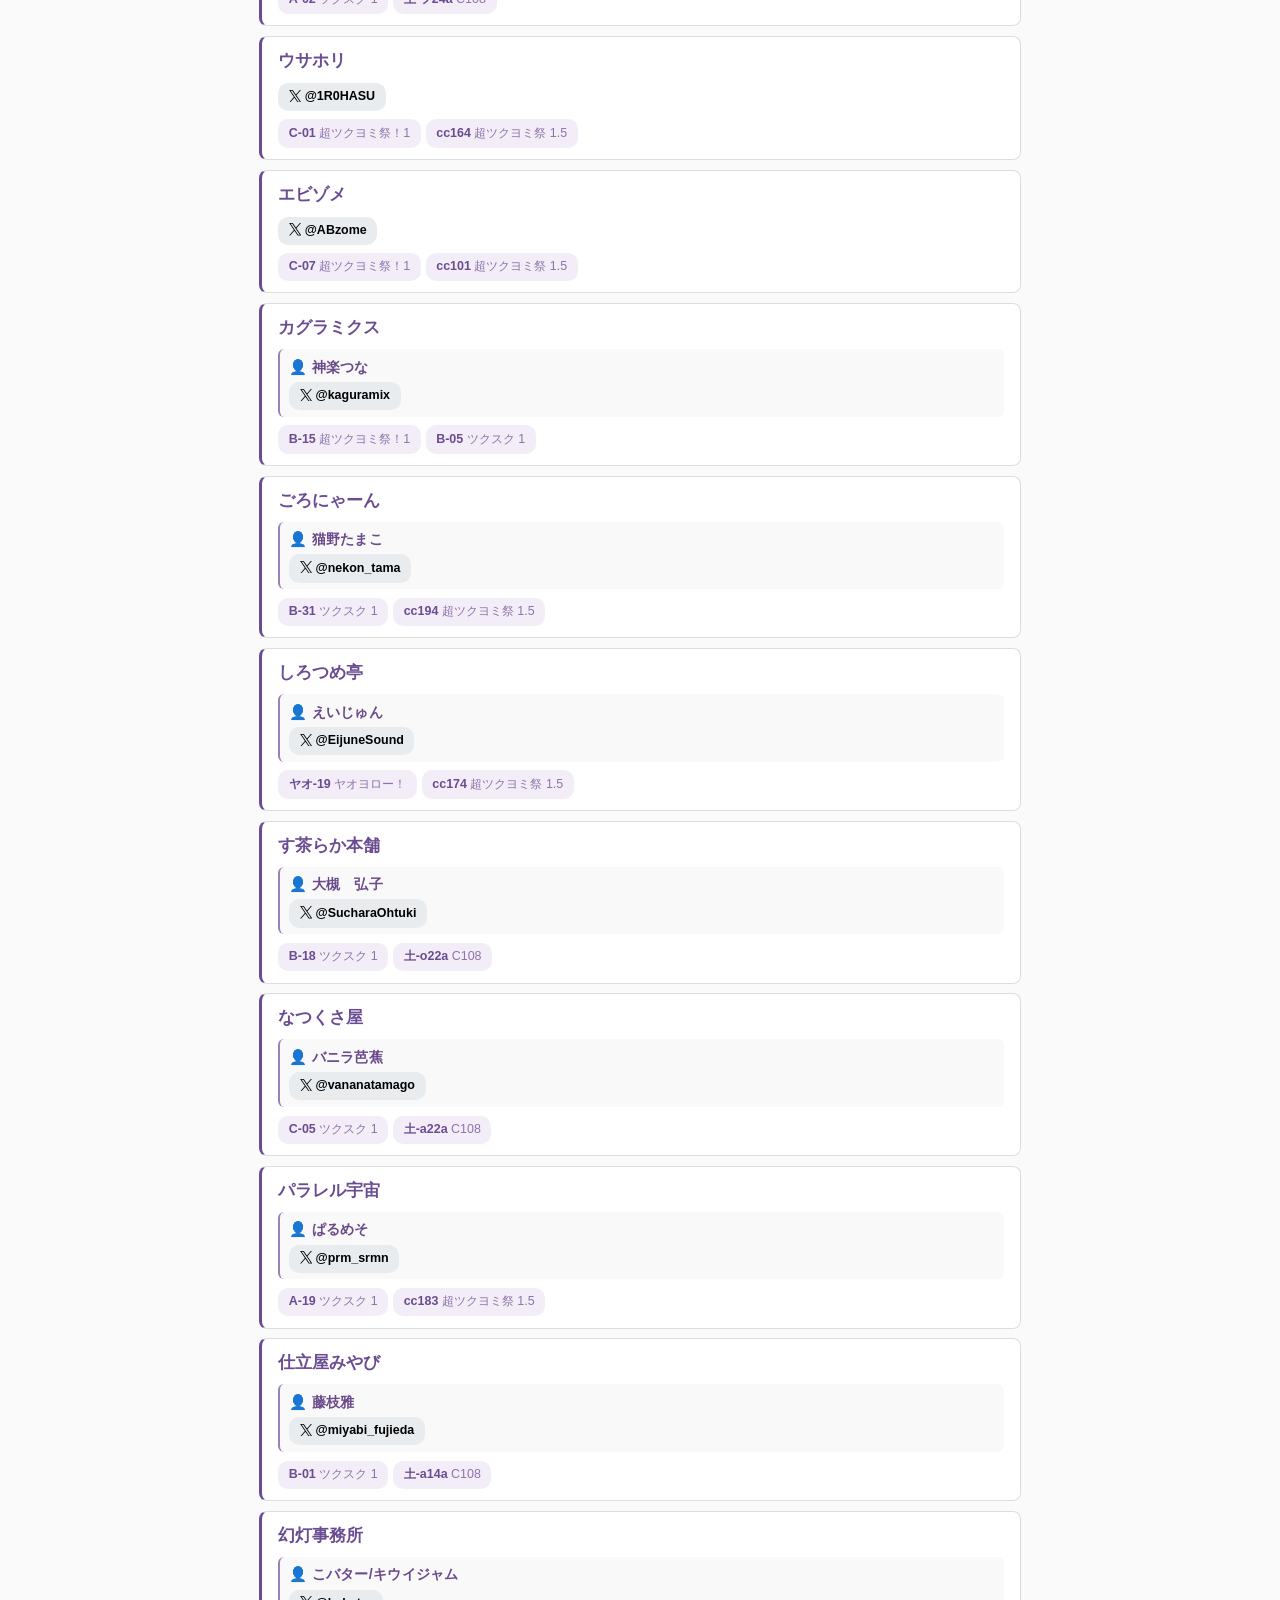
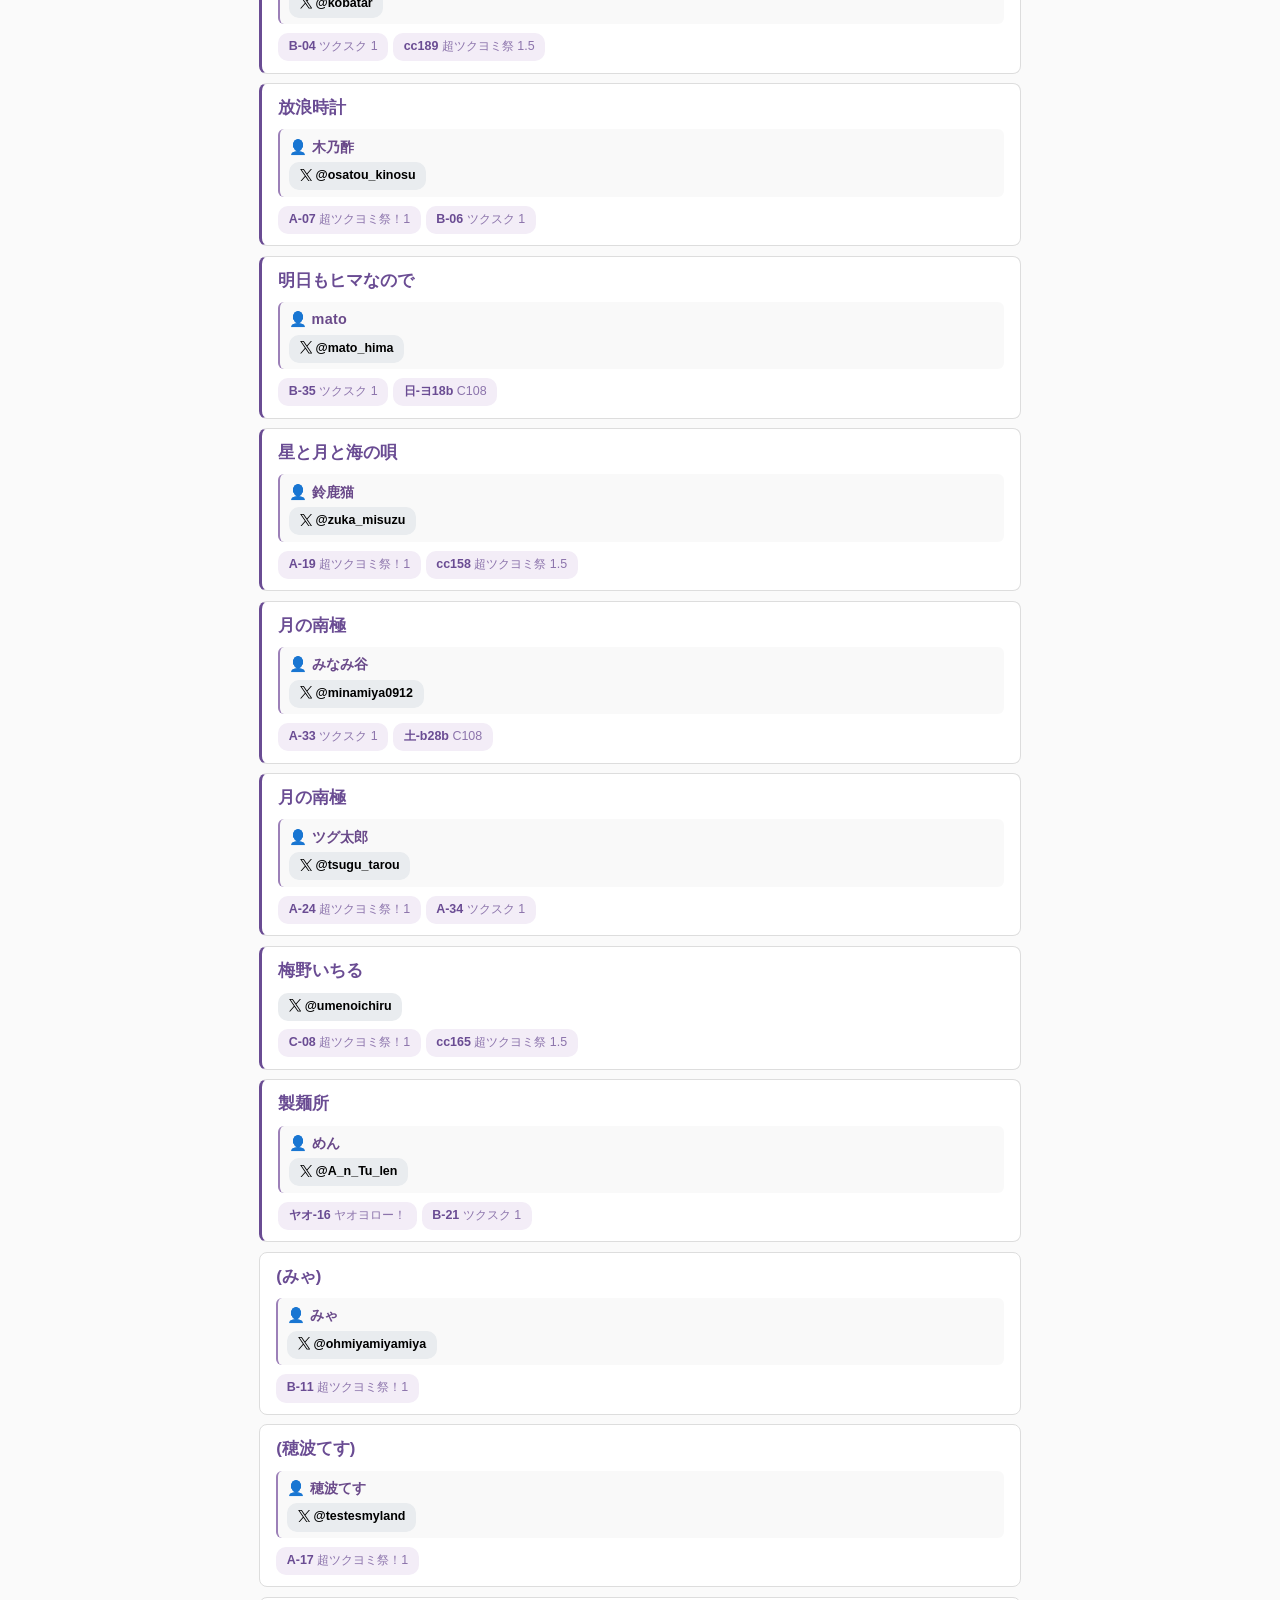
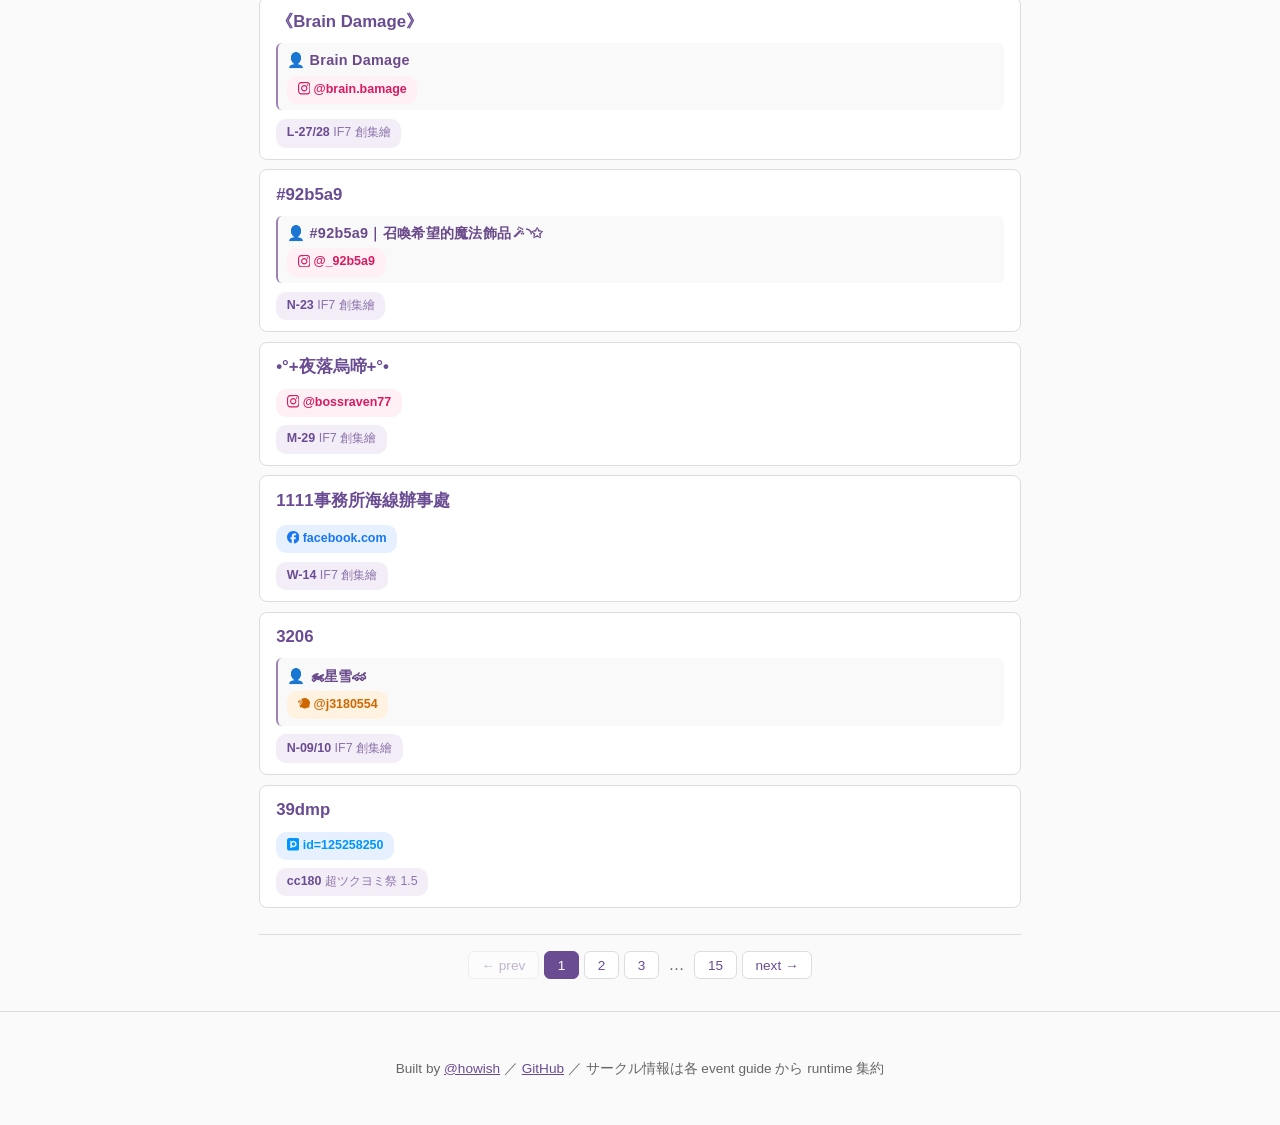
<file: circles/index.html>
<!DOCTYPE html>
<html lang="ja">
<head>
<meta charset="UTF-8">
<meta name="viewport" content="width=device-width, initial-scale=1.0">
<title>サークル一覧 — yachi8000.app</title>
<meta name="description" content="同人即売会 fan guide で扱った全サークル一覧。X handle ごとに集約、 横断 event 出展履歴を表示。">
<link rel="stylesheet" href="../hub.css?v=1781378735">
<link rel="stylesheet" href="circles.css?v=1781378735">
<link rel="icon" type="image/svg+xml" href="../cho-tsukuyomi-2026-05/icon.svg?v=1781378735">
<meta name="theme-color" content="#4a3a5c">
</head>
<body>
<header class="hub-header">
  <h1>🌙 サークル一覧</h1>
  <p class="hub-subtitle">
    <a href="../" class="hub-back-link">← ハブに戻る</a>
    ／ 全 event 横断のサークル索引
    ／ <a id="mode-toggle" href="?mode=edit" class="hub-back-link">🔧 Edit mode</a>
  </p>
</header>

<!-- Edit-mode pending panel (hidden in read mode; circles-edit.js shows it on bootstrap) -->
<aside class="review-pending-panel" id="review-pending-panel" hidden>
  <div class="pending-header">
    <h3>📤 保留中の決定 (<span id="pending-count">0</span>)</h3>
    <div class="pending-actions">
      <button id="submit-github" class="primary">GitHub Issue で送信</button>
      <button id="submit-download">decisions.json を DL</button>
      <button id="pending-clear" class="ghost">全クリア</button>
    </div>
  </div>
  <details class="pending-detail">
    <summary>詳細を見る</summary>
    <ol class="pending-list" id="pending-list"></ol>
  </details>
  <p class="pending-hint" id="pending-hint"></p>
</aside>

<main class="hub-main" id="page-main">
  <!-- Shared filter UI — same horizontal chip rows drive both read and edit modes -->
  <section class="circles-controls" id="shared-controls">
    <div class="circles-stats" id="circles-stats">読み込み中...</div>
    <div class="circles-search-wrap">
      <input type="search" id="circles-search" placeholder="サークル名 / 作家 / X handle で検索..."
             class="circles-search" autocomplete="off">
      <button type="button" id="circles-search-clear" hidden aria-label="検索クリア">×</button>
    </div>

    <!-- Status filter — visible only in edit mode -->
    <div class="circles-filter-row filter-row-edit-only" id="filter-row-status">
      <span class="filter-row-label">📋</span>
      <button class="filter-btn active" data-status="unresolved">未確定のみ</button>
      <button class="filter-btn" data-status="all">全 author</button>
    </div>

    <!-- Base filter — shared between read + edit (Bγ-polish 2026-06-05).
         Per howish: the only edit-only filter is status (未確定のみ);
         the 全部 / 複数 / SNS handle なし filters apply at circle level
         via passesFilters() and are useful in both modes. -->
    <div class="circles-filter-row" id="filter-row-base">
      <span class="filter-row-label">📋</span>
      <button class="filter-btn active" data-filter="all">全部</button>
      <button class="filter-btn" data-filter="multi">複数 event 出展</button>
      <button class="filter-btn" data-filter="no-handle">SNS handle なし</button>
    </div>

    <!-- Event filter — shared -->
    <div class="circles-filter-row" id="filter-row-events">
      <span class="filter-row-label">📅</span>
      <!-- event filter buttons injected by circles.js at runtime -->
    </div>

    <!-- Platform filter — shared -->
    <div class="circles-filter-row" id="filter-row-platforms">
      <span class="filter-row-label">🔗</span>
      <!-- platform filter buttons injected by circles.js at runtime -->
    </div>
  </section>

  <!-- Shared list — circles.js renders read-mode 2-tier cards here;
       circles-edit.js's render() targets the same container in edit mode
       (its renderCircleCard shape, distinct from read 2-tier for now).
       Sprint Bβ.next will visually unify the card via the decorator. -->
  <section class="circles-list" id="circles-list">
    <p class="loading">読み込み中...</p>
  </section>
</main>

<footer class="hub-footer">
  <p>
    Built by <a href="https://github.com/howish" target="_blank" rel="noopener">@howish</a>
    ／ <a href="https://github.com/howish/cho-tsukuyomi-map" target="_blank" rel="noopener">GitHub</a>
    ／ サークル情報は各 event guide から runtime 集約
  </p>
</footer>

<script src="../profile-patterns.js?v=1781378735"></script>
<script src="../platform-icons.js?v=1781378735"></script>
<script src="../circles.js?v=1781378735"></script>
<script src="circles.js?v=1781378735"></script>
<!-- circles-edit.js + ws-candidates.js are loaded dynamically by circles.js when ?mode=edit -->
</body>
</html>
</file>
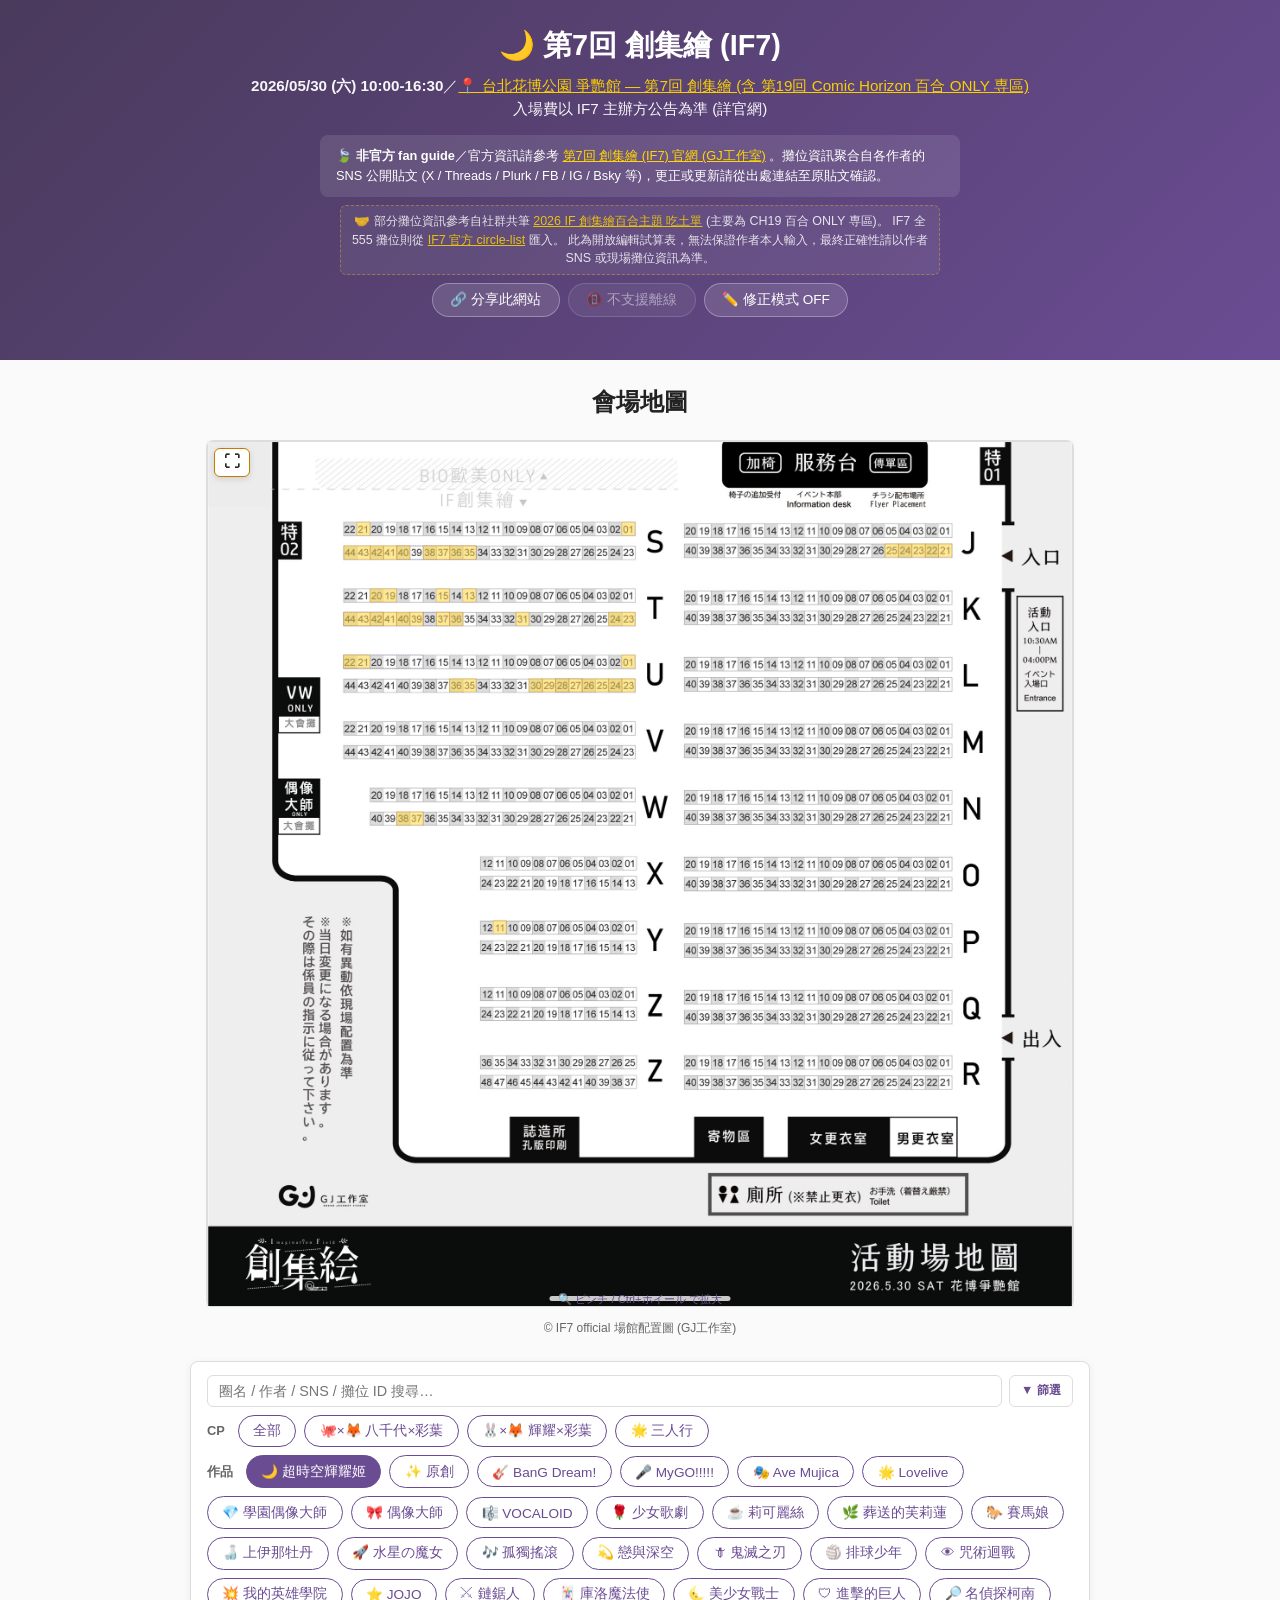
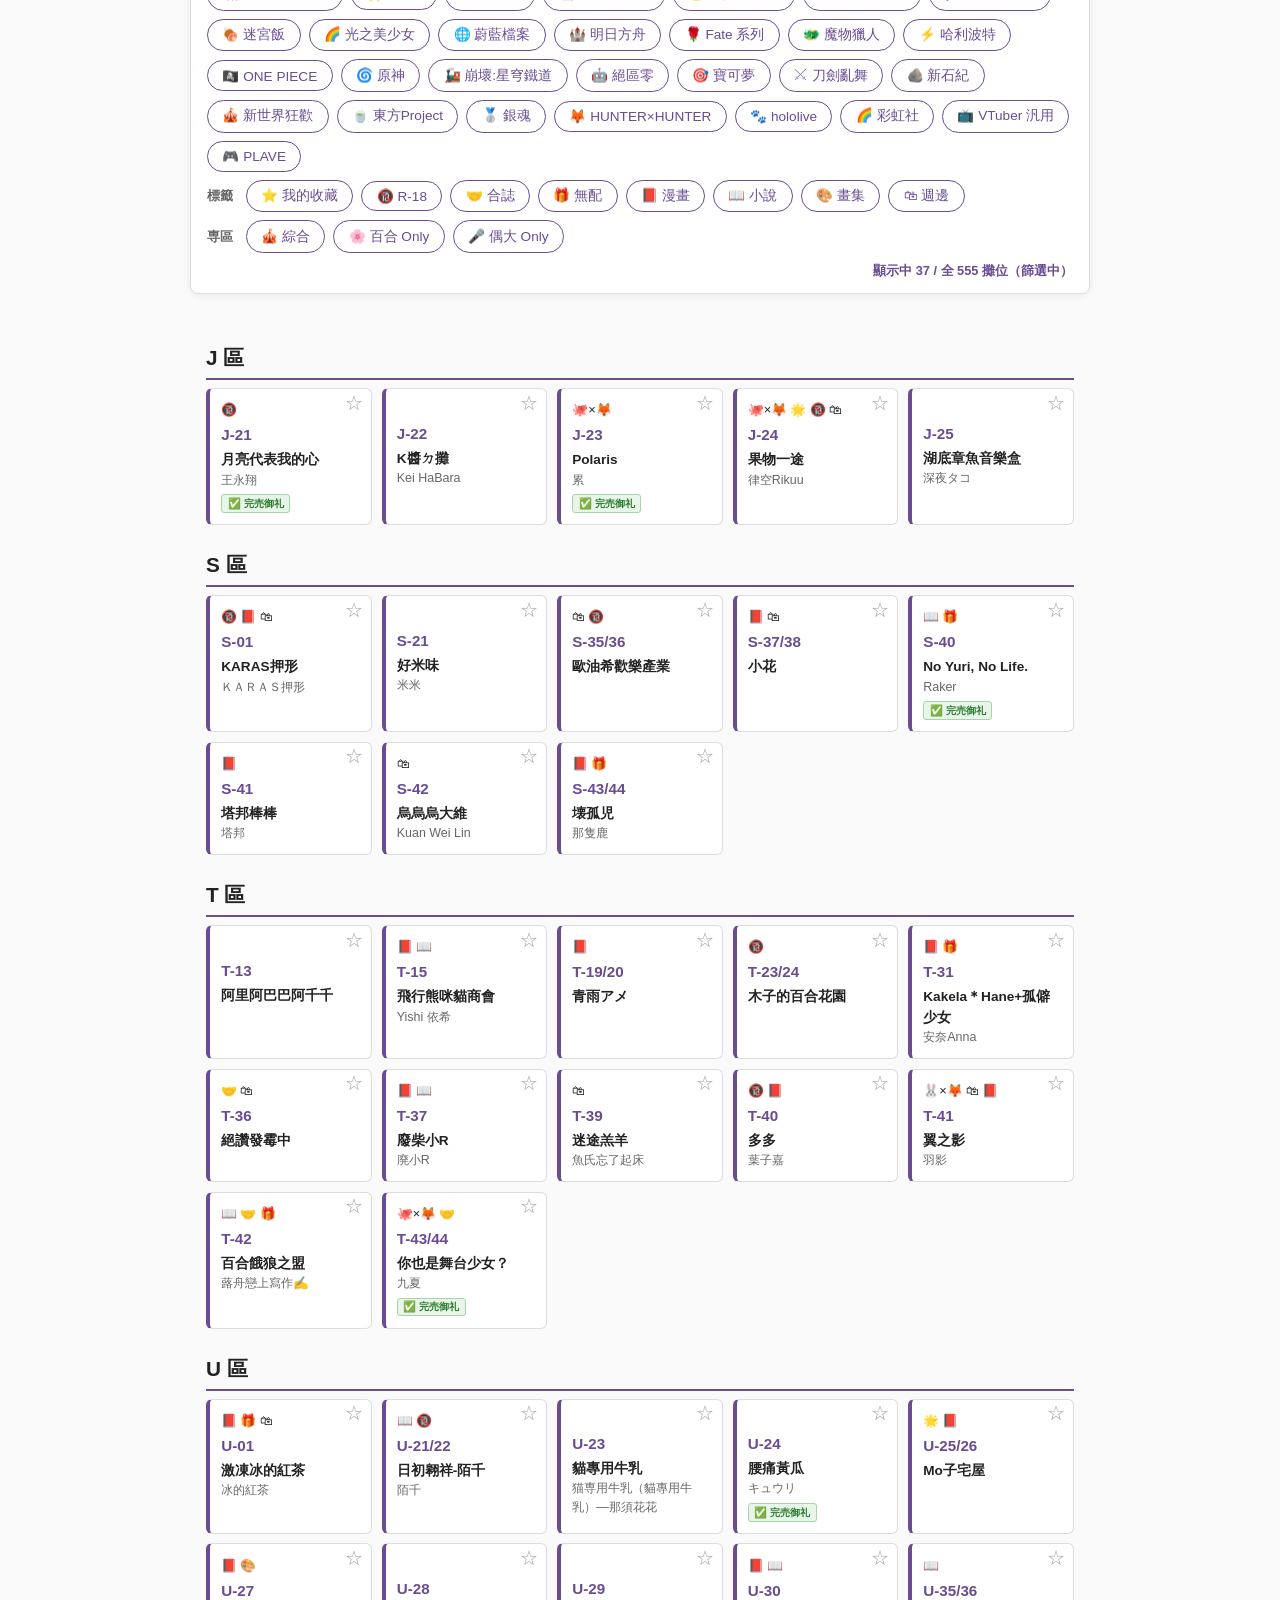
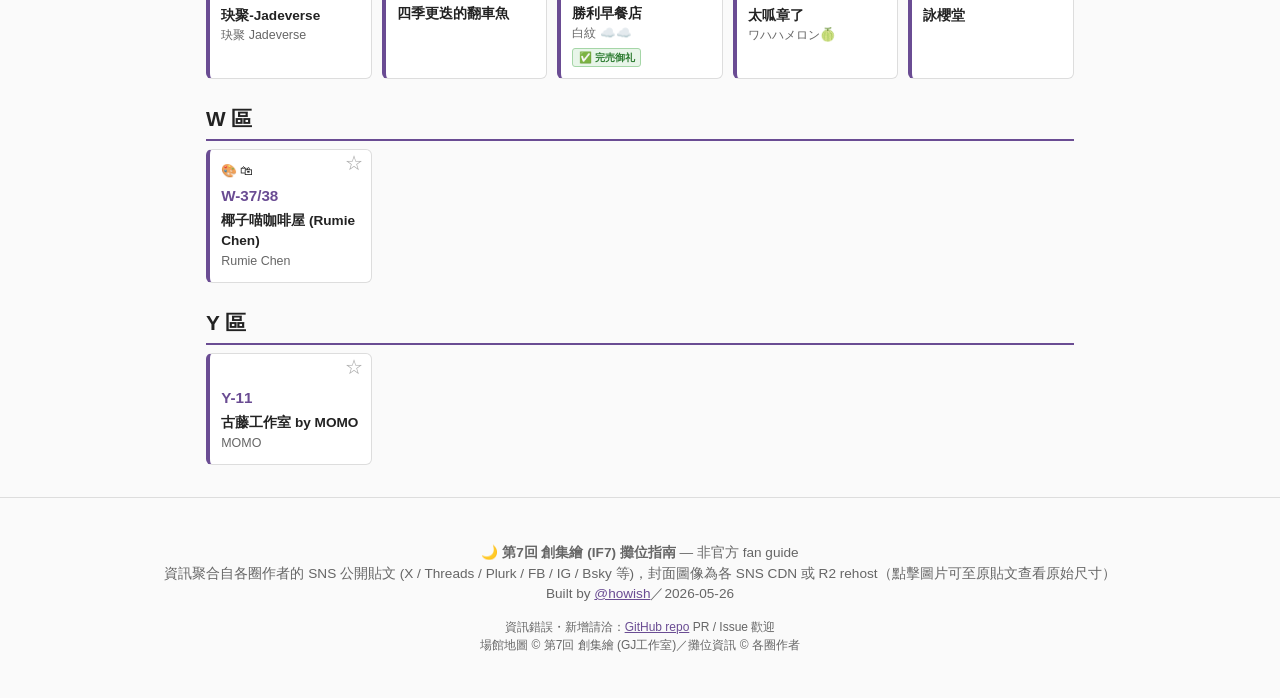
<file: if7-2026-05/index.html>
<!DOCTYPE html>
<html lang="zh-tw">
<head>
<meta charset="UTF-8">
<meta name="viewport" content="width=device-width, initial-scale=1.0">
<!-- Page title, html[lang], and most chrome text are injected from event.js + i18n.js at runtime;
     these defaults are crawler / first-paint fallbacks. -->
<title>第7回 創集繪 (IF7)</title>
<meta name="description" content="2026/05/30 台北花博 第7回 創集繪 (IF7) — 全 555 攤位資訊 + 地圖 + 篩選 (含 CH19 百合 ONLY 専區・偶大・VW・BIO 等 専區) — 非官方 fan guide">
<link rel="stylesheet" href="../event-shell.css?v=1781378735">
<link rel="manifest" href="manifest.json?v=1781378735">
<link rel="icon" type="image/svg+xml" href="../icon.svg?v=1781378735">

<!-- OG / Twitter — also overwritten at runtime from event.js, but crawlers
     (FB / Twitter / Discord) usually only see the static HTML, so keep these
     event-specific. Use absolute URLs so platforms don't mis-resolve. -->
<meta property="og:type" content="website">
<meta property="og:url" content="https://yachi8000.app/if7-2026-05/">
<meta property="og:title" content="第7回 創集繪 (IF7)">
<meta property="og:description" content="2026/05/30 台北花博 第7回 創集繪 (IF7) — 全 555 攤位資訊 + 地圖 + 篩選 (含 CH19 百合 ONLY 専區・偶大・VW・BIO 等 専區) — 非官方 fan guide">
<meta property="og:image" content="https://yachi8000.app/if7-2026-05/og.png">
<meta property="og:image:width" content="1200">
<meta property="og:image:height" content="630">
<meta name="twitter:card" content="summary_large_image">
<meta name="twitter:title" content="第7回 創集繪 (IF7)">
<meta name="twitter:description" content="2026/05/30 台北花博 第7回 創集繪 (IF7) — 全 555 攤位資訊 + 地圖 + 篩選 (含 CH19 百合 ONLY 専區・偶大・VW・BIO 等 専區) — 非官方 fan guide">
<meta name="twitter:image" content="https://yachi8000.app/if7-2026-05/og.png">
</head>
<body>
<header>
  <h1 id="event-title">🌙 ...</h1>
  <p class="event-info" id="event-info"></p>
  <p class="disclaimer" id="event-disclaimer"></p>
  <p class="community-credit" id="community-credit"></p>
  <div class="header-actions">
    <button class="share-btn" id="share-btn" type="button">🔗 このサイトを共有</button>
    <button class="offline-btn" id="offline-btn" type="button" hidden>📥 オフライン対応 ON</button>
    <button class="edit-btn" id="edit-mode-btn" type="button">✏️ 修正モード OFF</button>
    <button class="edit-pending-btn" id="edit-pending-btn" type="button" hidden>📤 修正案を送信 (<span id="edit-pending-count">0</span>件)</button>
  </div>
  <p class="offline-status" id="offline-status"></p>
</header>

<div class="edit-panel" id="edit-panel" hidden>
  <div class="edit-panel-backdrop" id="edit-panel-backdrop"></div>
  <div class="edit-panel-content">
    <button class="edit-panel-close" id="edit-panel-close" type="button" aria-label="閉じる">×</button>
    <h2 id="edit-panel-title">📤 修正案を送信</h2>
    <p id="edit-panel-summary"></p>
    <div class="edit-panel-actions">
      <button type="button" id="edit-submit-download" class="edit-submit-btn primary">💾 .md ファイルで保存</button>
      <button type="button" id="edit-submit-github" class="edit-submit-btn">🐙 GitHub Issue として送信</button>
      <button type="button" id="edit-submit-copy" class="edit-submit-btn">📋 クリップボードコピー</button>
    </div>
    <p class="edit-panel-hint" id="edit-panel-hint"></p>
    <details class="edit-preview">
      <summary id="edit-preview-summary">提出内容プレビュー</summary>
      <pre id="edit-preview-text"></pre>
    </details>
    <div class="edit-panel-danger">
      <button type="button" id="edit-clear-all" class="edit-clear-btn">🗑 すべての編集を破棄</button>
    </div>
    <p class="edit-panel-note" id="edit-panel-note">
      submitted な修正案は維持者がレビューしてからサイトに反映されます。妥当性がない / spam 判定された case は close される場合があります。
    </p>
  </div>
</div>

<section class="map-section">
  <h2 id="map-section-title">会場マップ</h2>
  <div class="map-zoom-viewport" id="map-zoom-viewport">
    <div class="map-overlay-wrap">
      <img id="venue-map" src="map.jpg?v=1781378735" alt="会場マップ" class="venue-map">
      <svg id="venue-map-overlay" class="venue-map-overlay" viewBox="0 0 100 100" preserveAspectRatio="none" aria-hidden="true"></svg>
    </div>
    <button class="map-fullscreen-btn" id="map-fullscreen-btn" type="button" aria-label="全画面 / Fullscreen">⛶</button>
    <button class="map-zoom-reset" id="map-zoom-reset" type="button" aria-label="ズーム リセット" hidden>↺</button>
    <span class="map-zoom-hint" id="map-zoom-hint">🔍 ピンチ / Ctrl+ホイール で拡大</span>
  </div>
  <p class="map-caption" id="map-caption"></p>
</section>

<section class="filter-section" id="filter-section">
  <div class="filters">
    <div class="search-wrap">
      <input type="search" id="search-input" placeholder="サークル名 / 作家 / SNS handle / ブース ID 検索..." class="search-input" autocomplete="off">
      <button type="button" id="search-clear" class="search-clear" hidden aria-label="検索クリア">×</button>
      <button type="button" id="filter-collapse-btn" class="filter-collapse-btn" aria-pressed="false" title="篩選 顯示切換">▼ 篩選</button>
    </div>
  </div>
  <div class="filter-rows-wrap" id="filter-rows-wrap">
  <div class="filters filters-cp" id="filters-cp">
    <span class="filter-row-label" id="filter-cp-label">CP</span>
    <button class="filter-btn active" id="filter-all-btn" data-filter="all">全部</button>
    <!-- CP buttons injected at runtime from filters.js -->
  </div>
  <div class="filters filters-work" id="filters-work">
    <span class="filter-row-label" id="filter-work-label">作品</span>
    <!-- Work buttons injected at runtime from filters.js -->
  </div>
  <div class="filters filters-medium" id="filters-medium">
    <span class="filter-row-label" id="filter-medium-label">媒介</span>
    <!-- Medium buttons injected at runtime from filters.js -->
  </div>
  <div class="filters filters-tag" id="filters-tag">
    <span class="filter-row-label" id="filter-tag-label">タグ</span>
    <button class="filter-btn" id="filter-fav-btn" data-filter="fav" title="自分でマークした お気に入りのみ表示">⭐ お気に入り</button>
    <!-- Tag buttons injected at runtime from filters.js -->
  </div>
  <div class="filters filters-area" id="filters-area">
    <span class="filter-row-label" id="filter-area-label">専區</span>
    <!-- Area buttons injected at runtime from filters.js -->
  </div>
  </div><!-- /.filter-rows-wrap -->
  <div class="filter-stats" id="filter-stats"></div>
</section>

<section class="booths-section" id="booths-section">
  <!-- Per-row grids generated at runtime from EVENT_CONFIG.rows -->
</section>

<button class="back-to-top" id="back-to-top" type="button" aria-label="トップに戻る" hidden>↑</button>

<div class="modal" id="modal" hidden role="dialog" aria-modal="true" aria-labelledby="modal-body">
  <div class="modal-backdrop" id="modal-backdrop"></div>
  <div class="modal-content">
    <div id="modal-body"></div>
  </div>
  <button class="modal-close" id="modal-close" aria-label="閉じる" type="button" onclick="(function(){var m=document.getElementById('modal');m.hidden=true;m.style.display='none';document.body.style.overflow='';try{history.replaceState(null,'',location.pathname+location.search)}catch(e){}})()">×</button>
</div>

<footer id="event-footer"></footer>

<script src="event.js?v=1781378735"></script>
<script src="../i18n.js?v=1781378735"></script>
<script src="../_filters_base.js?v=1781378735"></script>
<script src="filters.js?v=1781378735"></script>
<script src="../profile-patterns.js?v=1781378735"></script>
<script src="../platform-icons.js?v=1781378735"></script>
<script src="coords.js?v=1781378735"></script>
<script src="../circles.js?v=1781378735"></script>
<script src="data.js?v=1781378735"></script>
<script src="../app.js?v=1781378735"></script>
</body>
</html>
</file>
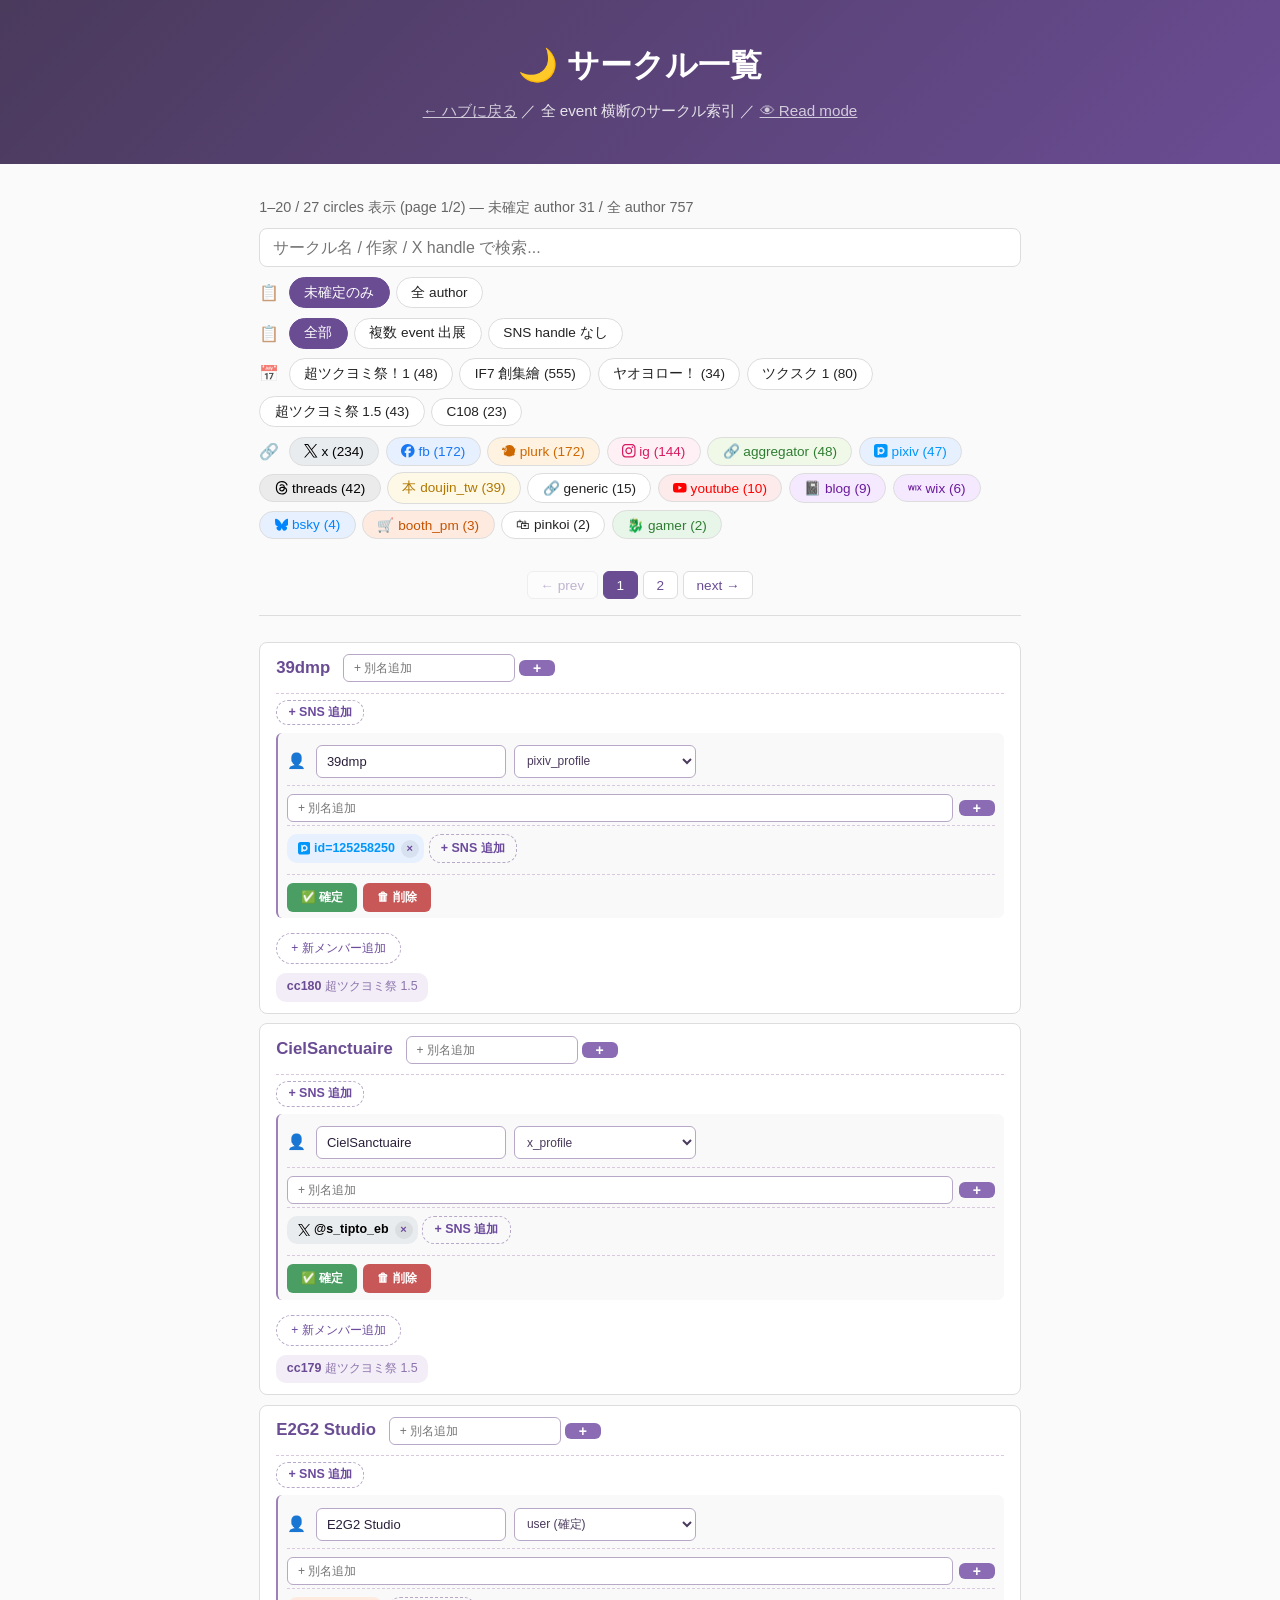
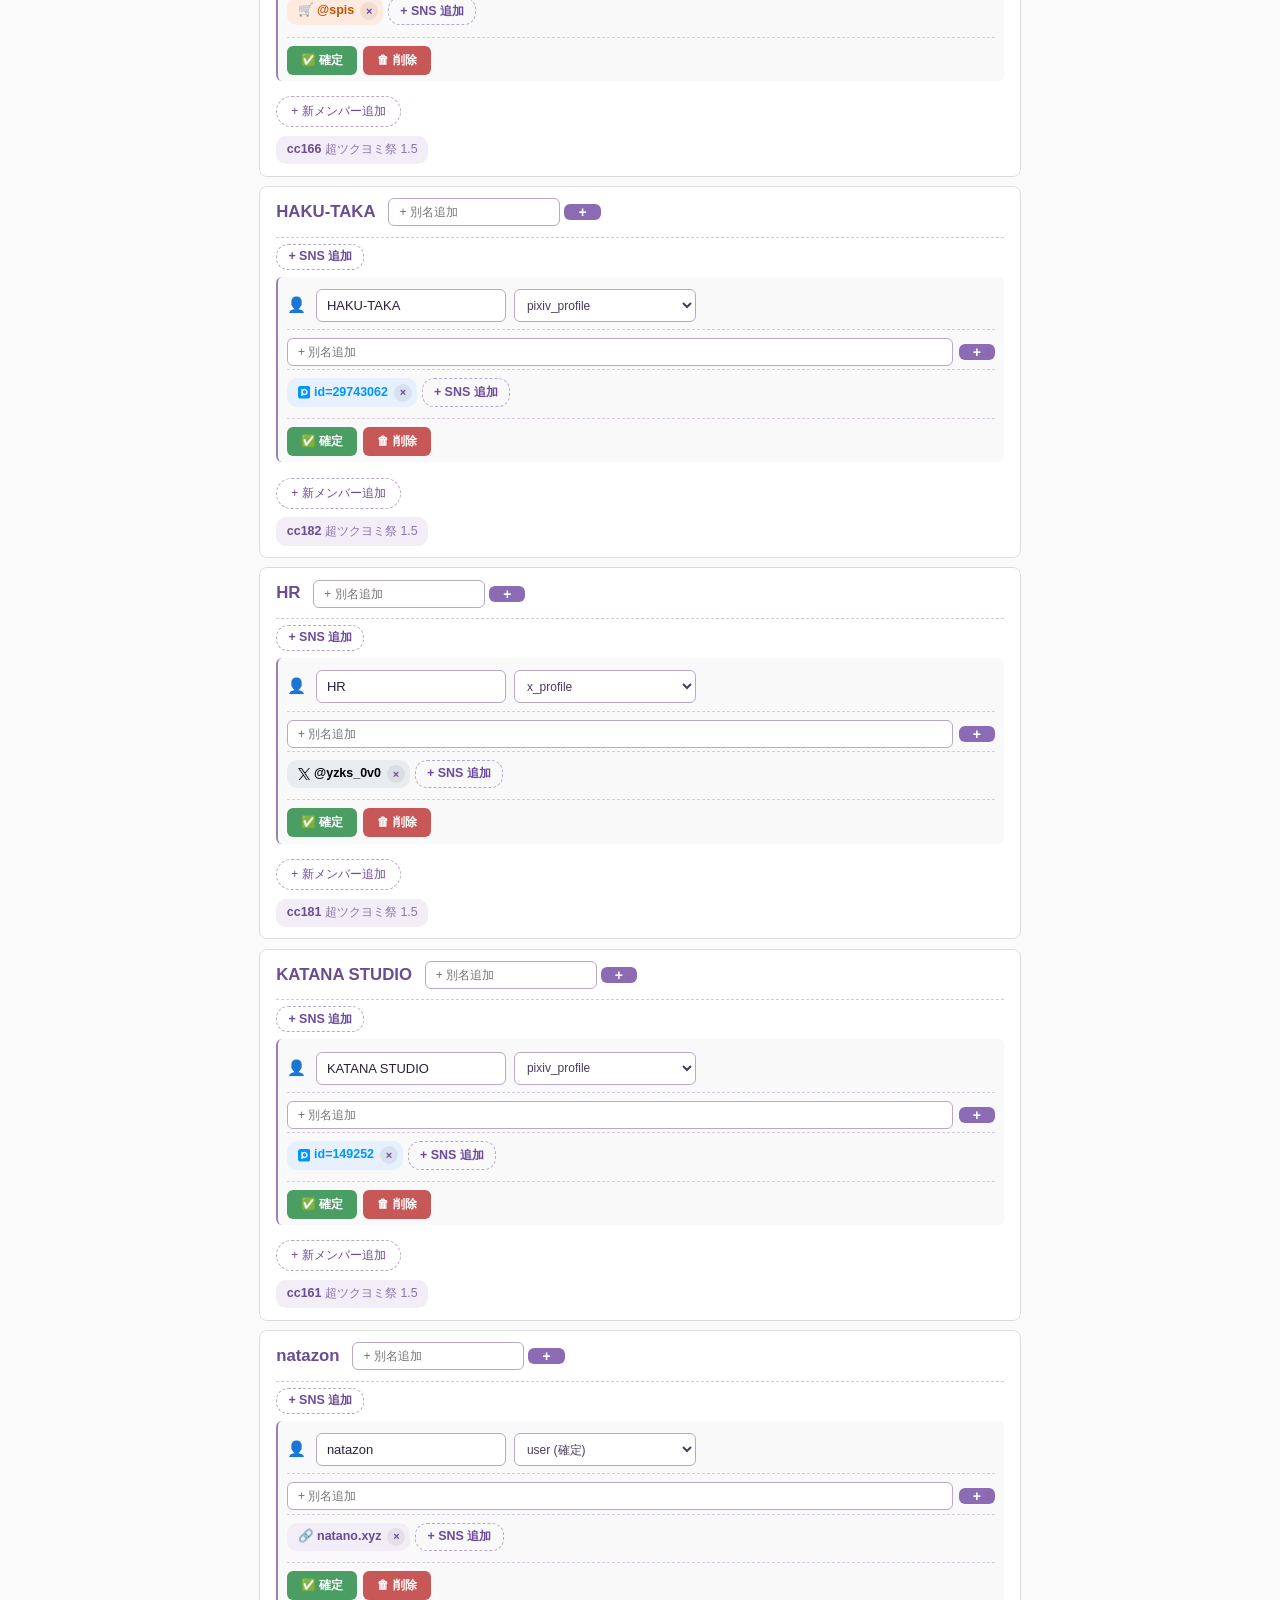
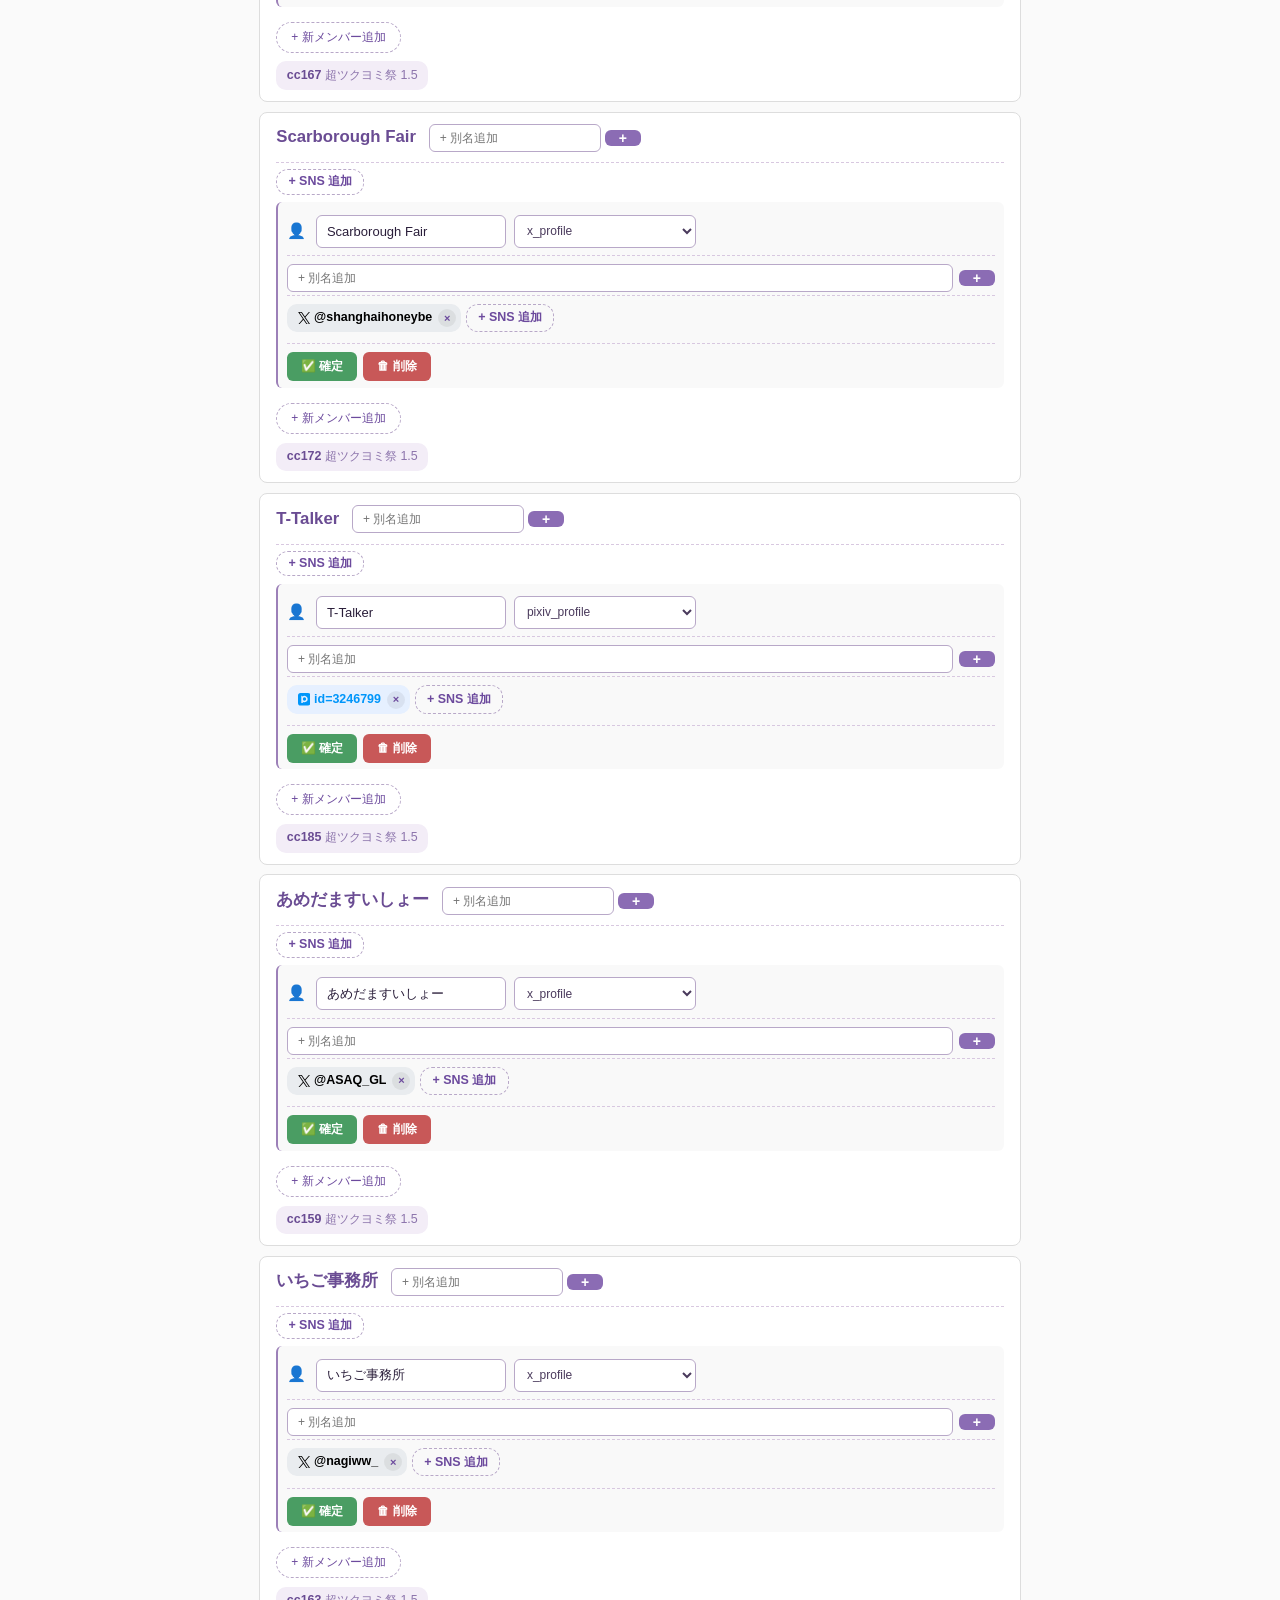
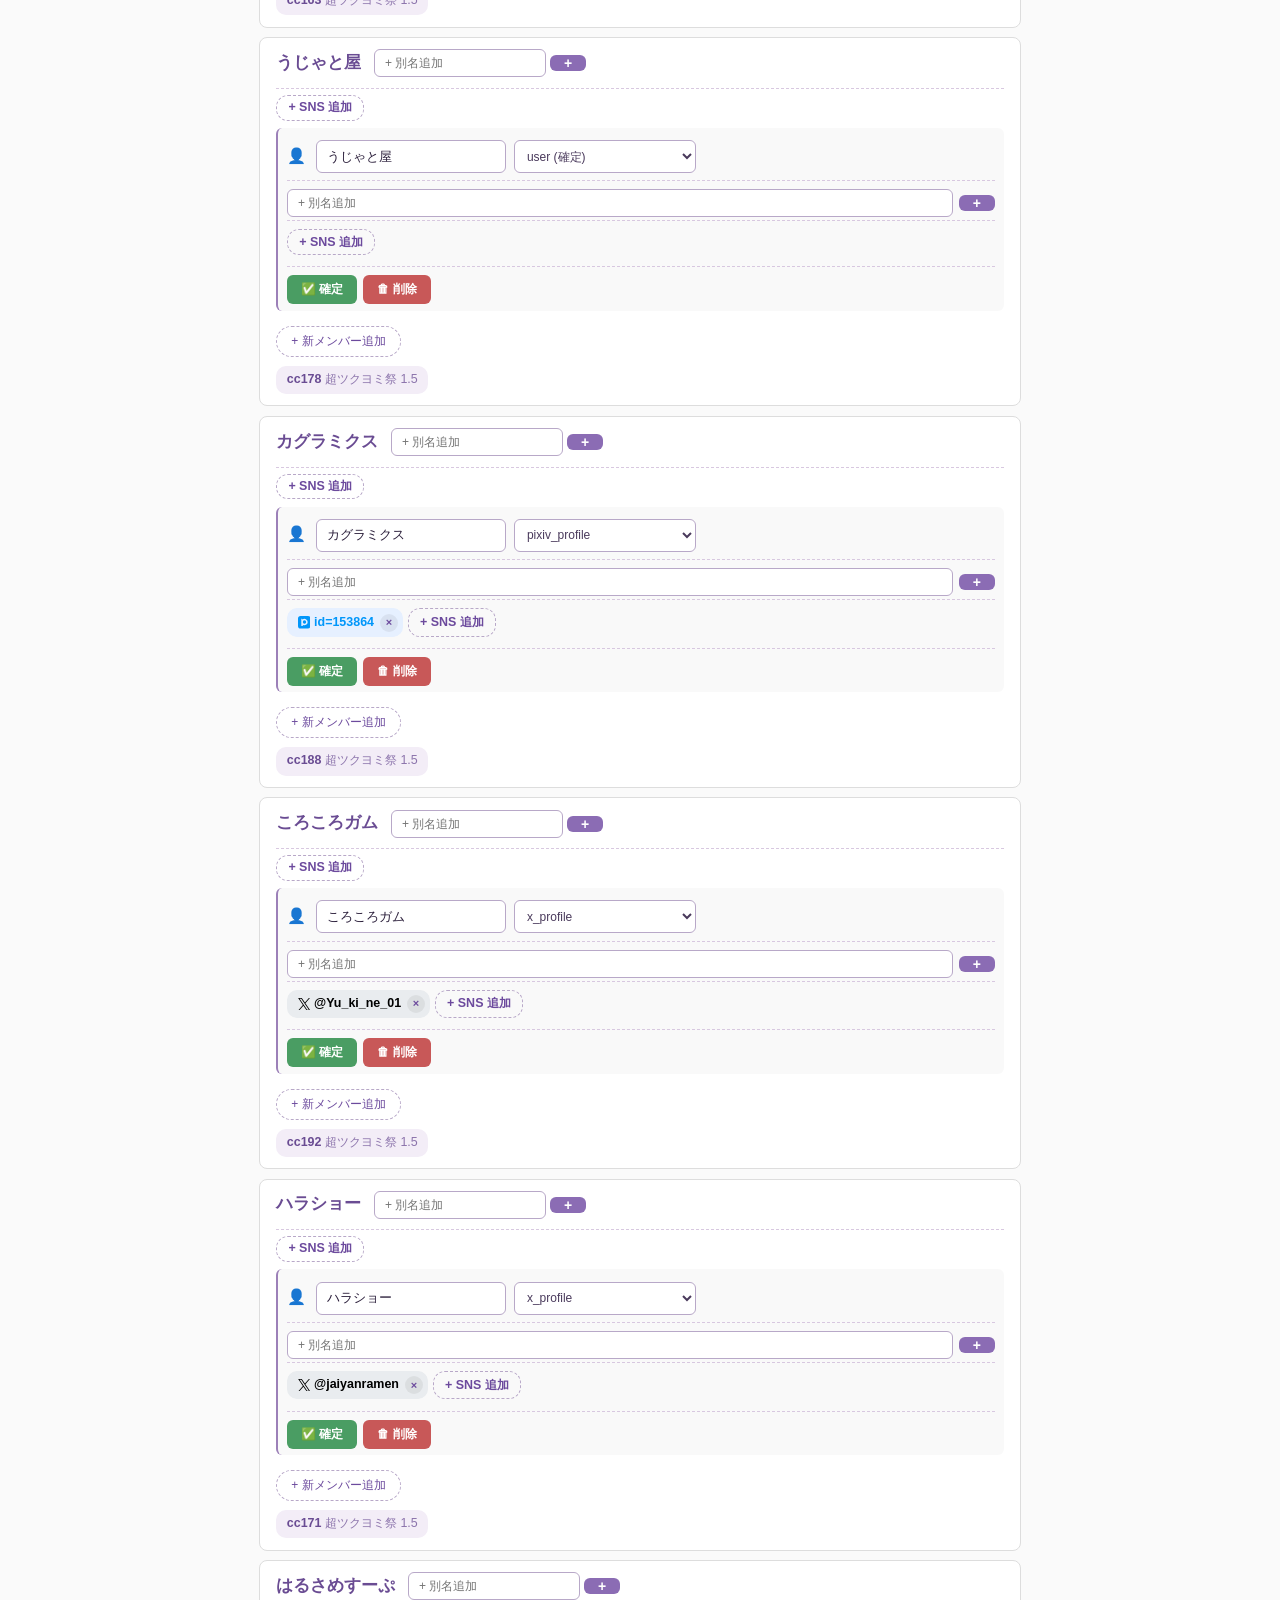
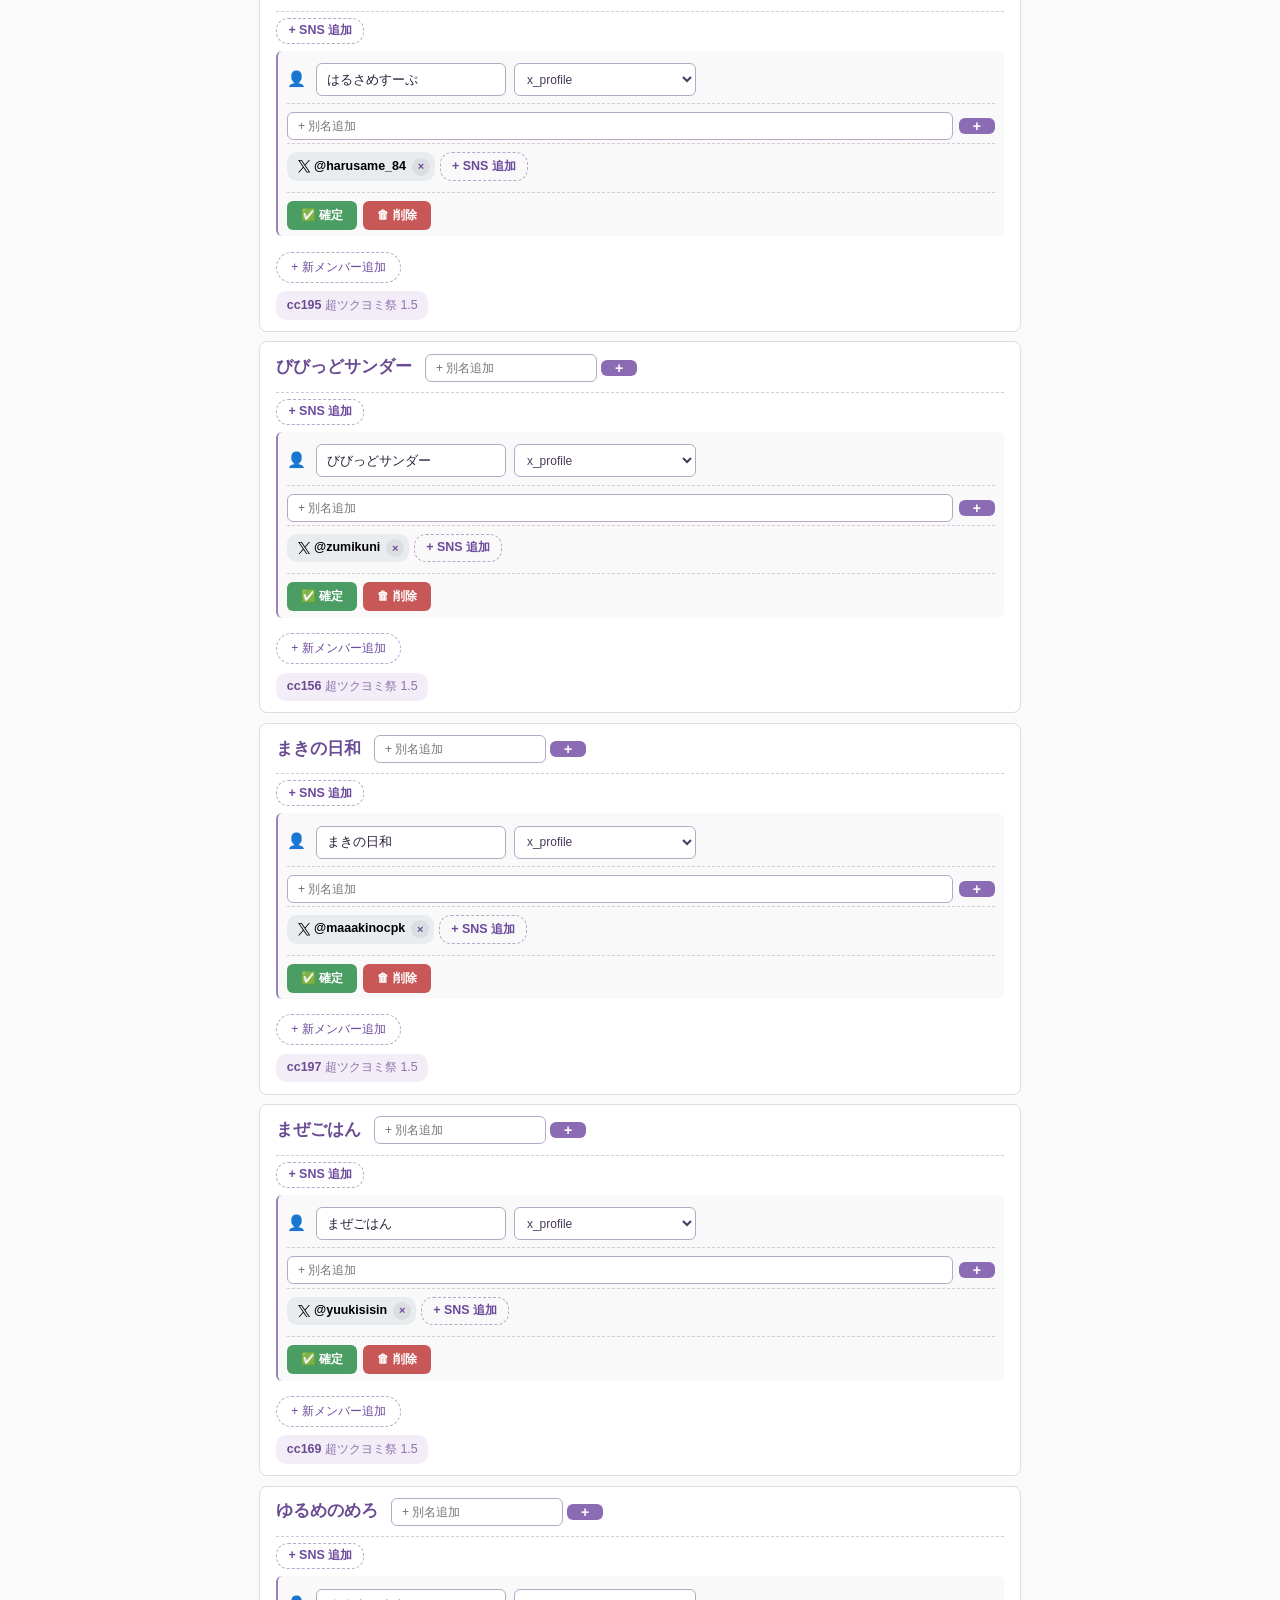
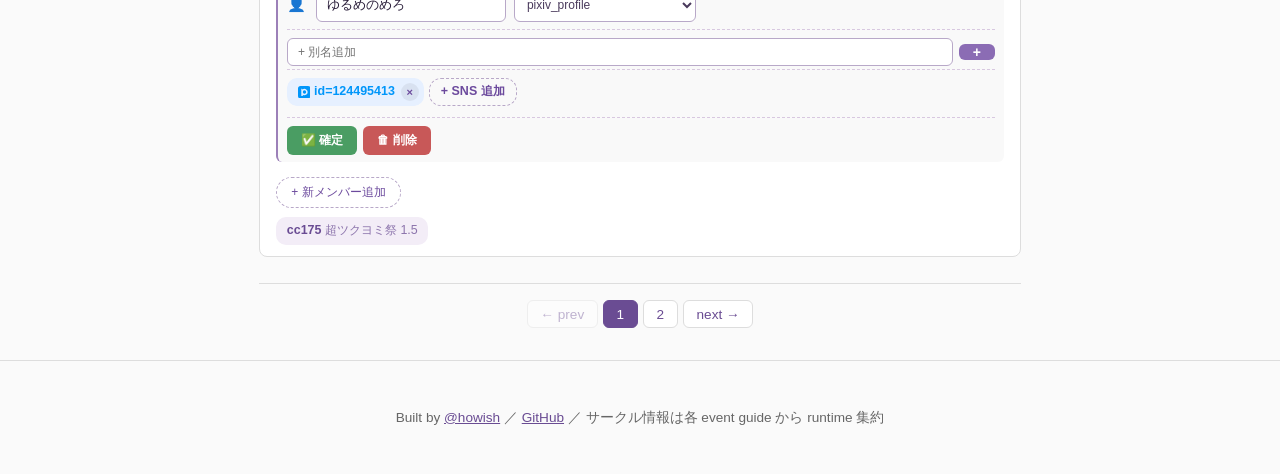
<file: review/index.html>
<!DOCTYPE html>
<html lang="ja">
<head>
<meta charset="UTF-8">
<meta name="viewport" content="width=device-width, initial-scale=1.0">
<title>Redirecting to /circles/?mode=edit — yachi8000.app</title>
<meta http-equiv="refresh" content="0; url=../circles/?mode=edit">
<link rel="canonical" href="../circles/?mode=edit">
<style>
body { font-family: system-ui, sans-serif; padding: 2rem; color: #4a3a5c; }
a { color: #6a4a8a; }
</style>
</head>
<body>
<h1>Moved</h1>
<p>The Author review queue is now at <a href="../circles/?mode=edit">/circles/?mode=edit</a>.</p>
<script>location.replace('../circles/?mode=edit' + location.hash);</script>
</body>
</html>
</file>
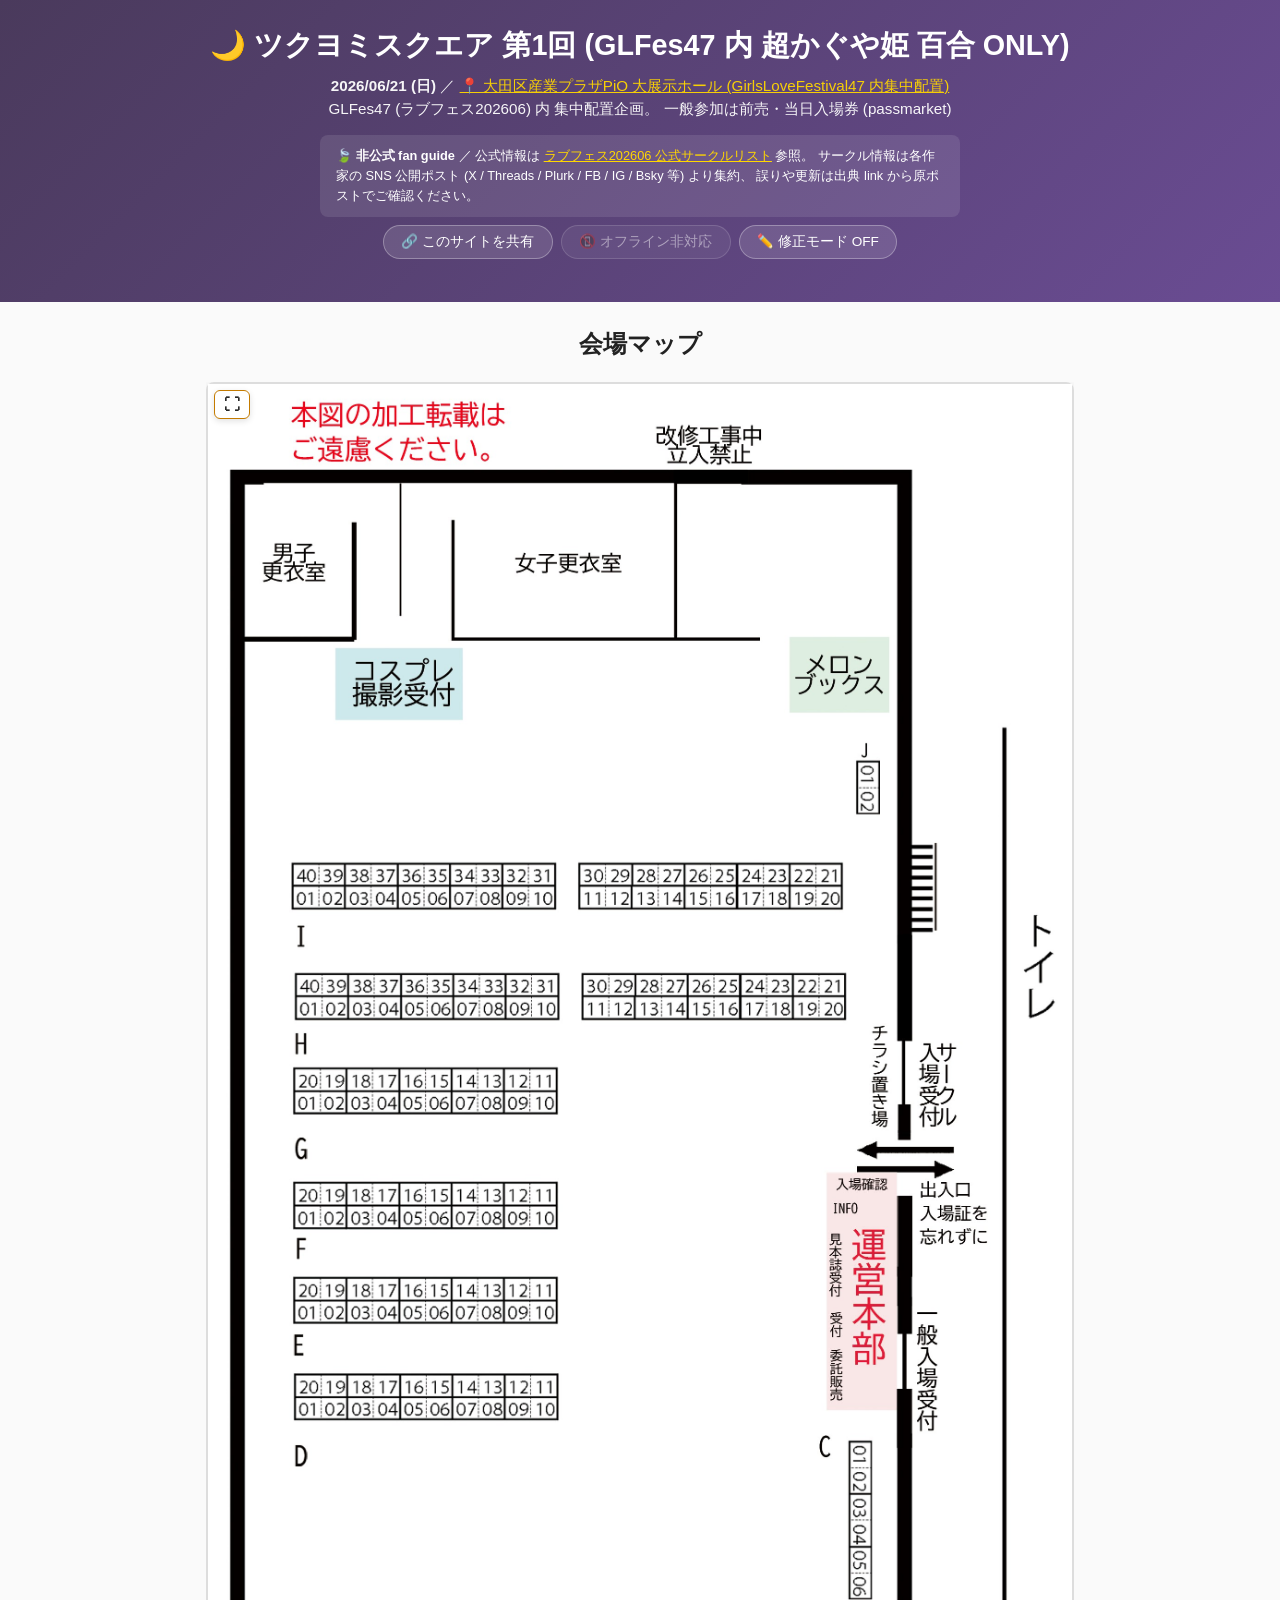
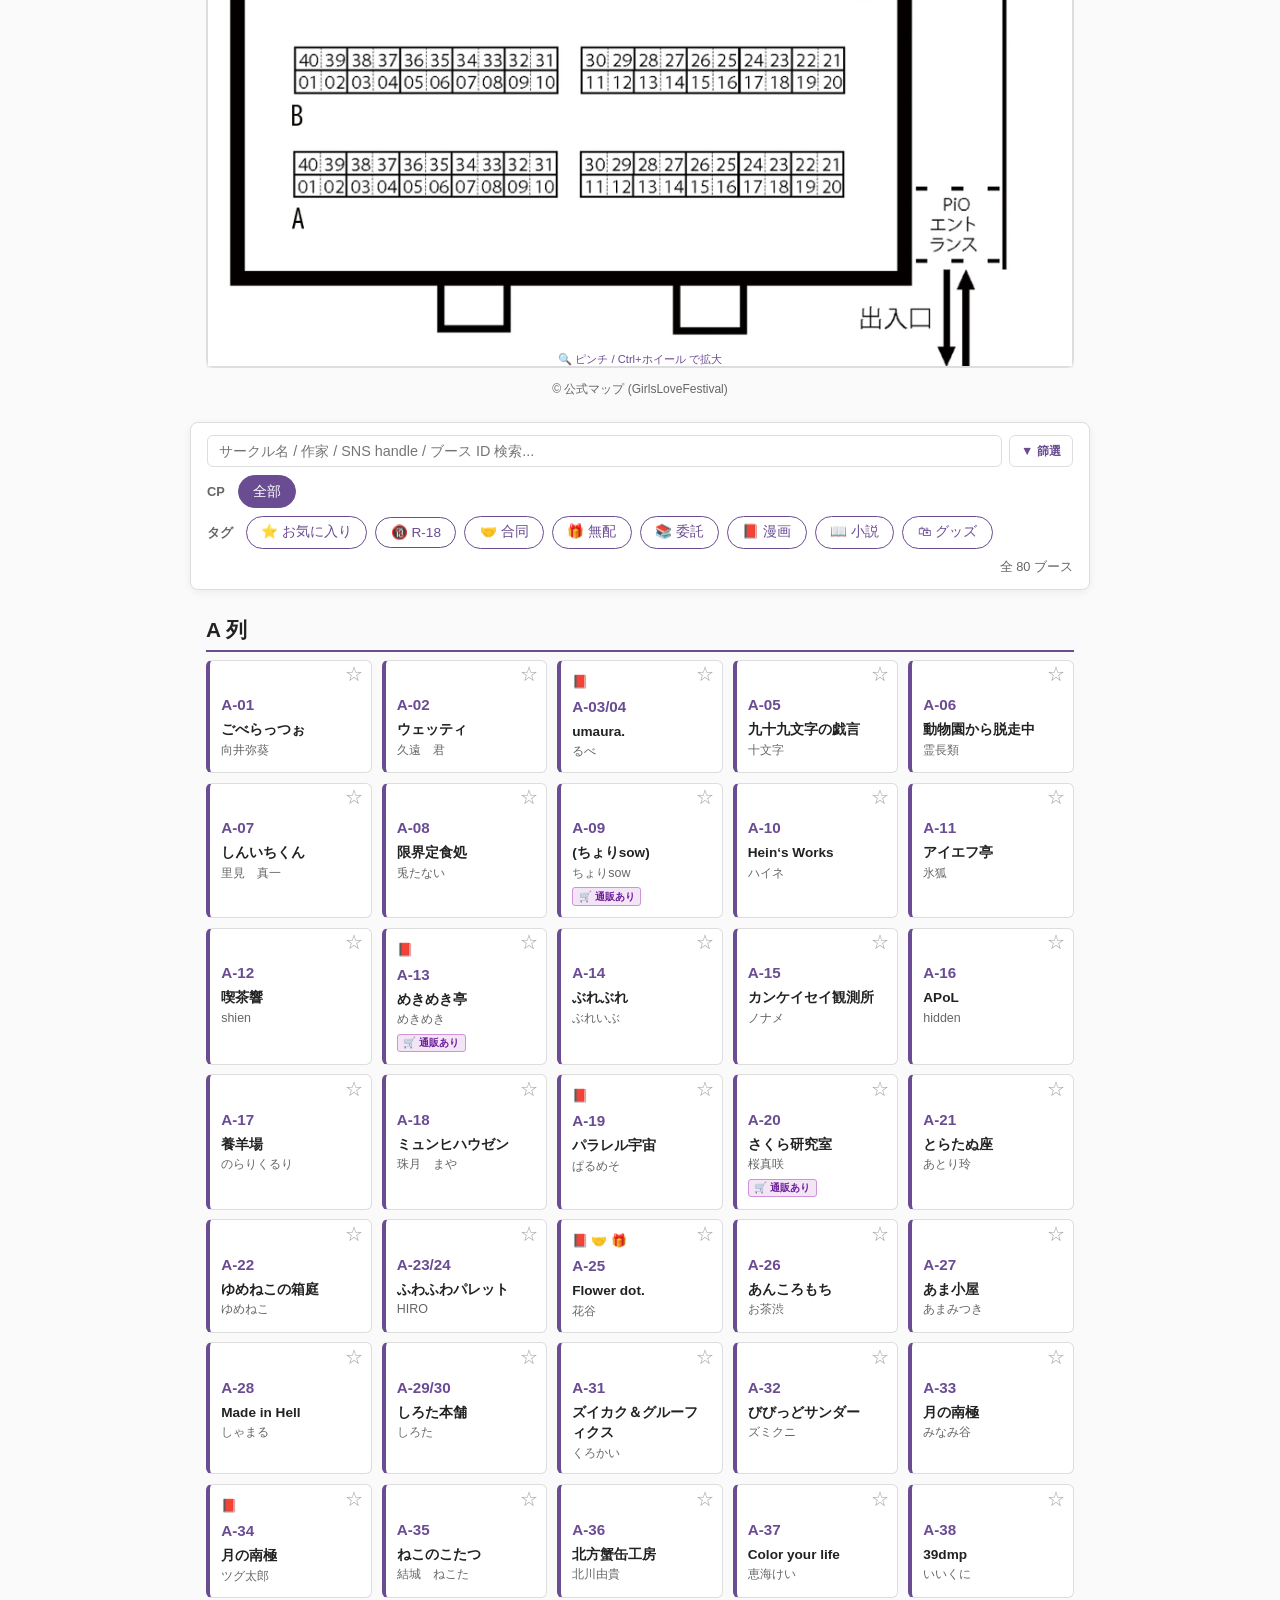
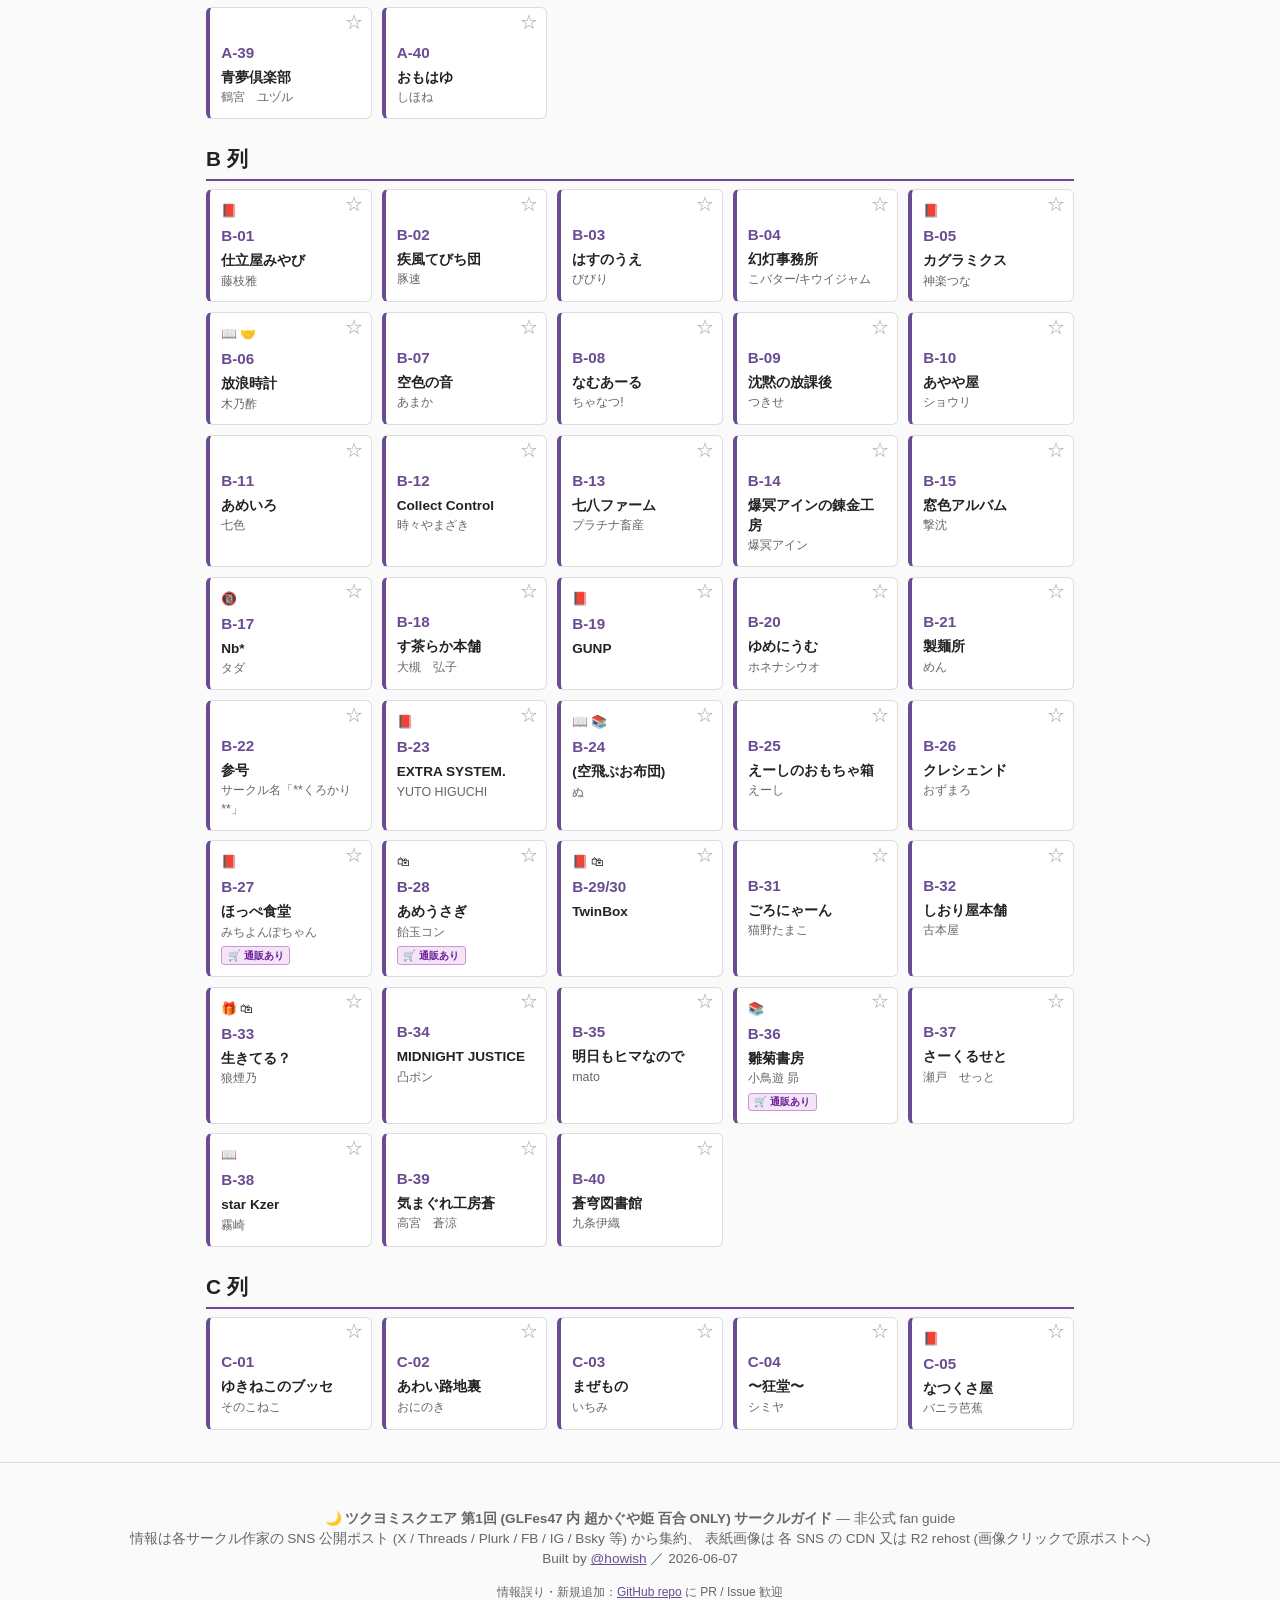
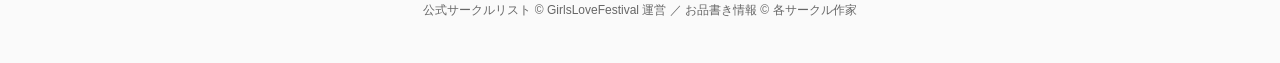
<file: tsukuyomi-square-2026-06/index.html>
<!DOCTYPE html>
<html lang="ja">
<head>
<meta charset="UTF-8">
<meta name="viewport" content="width=device-width, initial-scale=1.0">
<!-- Page title, html[lang], and most chrome text are injected from event.js + i18n.js at runtime;
     these defaults are crawler / first-paint fallbacks. -->
<title>ツクヨミスクエア 第1回 (GLFes47 内 超かぐや姫 百合 ONLY)</title>
<meta name="description" content="2026/06/21 大田区産業プラザPiO 超かぐや姫 百合 ONLY「ツクヨミスクエア 第1回」 全80サークルのガイド / X リンク / 配置を 1 ページで">
<link rel="stylesheet" href="../event-shell.css?v=1781378735">
<link rel="manifest" href="manifest.json?v=1781378735">
<link rel="icon" type="image/svg+xml" href="../icon.svg?v=1781378735">

<!-- OG / Twitter — also overwritten at runtime from event.js, but crawlers
     (FB / Twitter / Discord) usually only see the static HTML, so keep these
     event-specific. Use absolute URLs so platforms don't mis-resolve. -->
<meta property="og:type" content="website">
<meta property="og:url" content="https://yachi8000.app/tsukuyomi-square-2026-06/">
<meta property="og:title" content="ツクヨミスクエア 第1回 (GLFes47 内 超かぐや姫 百合 ONLY)">
<meta property="og:description" content="2026/06/21 大田区産業プラザPiO 超かぐや姫 百合 ONLY「ツクヨミスクエア 第1回」 全80サークルのガイド / X リンク / 配置を 1 ページで">
<meta property="og:image" content="https://yachi8000.app/tsukuyomi-square-2026-06/og.png">
<meta property="og:image:width" content="1200">
<meta property="og:image:height" content="630">
<meta name="twitter:card" content="summary_large_image">
<meta name="twitter:title" content="ツクヨミスクエア 第1回 (GLFes47 内 超かぐや姫 百合 ONLY)">
<meta name="twitter:description" content="2026/06/21 大田区産業プラザPiO 超かぐや姫 百合 ONLY「ツクヨミスクエア 第1回」 全80サークルのガイド / X リンク / 配置を 1 ページで">
<meta name="twitter:image" content="https://yachi8000.app/tsukuyomi-square-2026-06/og.png">
</head>
<body>
<header>
  <h1 id="event-title">🌙 ...</h1>
  <p class="event-info" id="event-info"></p>
  <p class="disclaimer" id="event-disclaimer"></p>
  <p class="community-credit" id="community-credit"></p>
  <div class="header-actions">
    <button class="share-btn" id="share-btn" type="button">🔗 このサイトを共有</button>
    <button class="offline-btn" id="offline-btn" type="button" hidden>📥 オフライン対応 ON</button>
    <button class="edit-btn" id="edit-mode-btn" type="button">✏️ 修正モード OFF</button>
    <button class="edit-pending-btn" id="edit-pending-btn" type="button" hidden>📤 修正案を送信 (<span id="edit-pending-count">0</span>件)</button>
  </div>
  <p class="offline-status" id="offline-status"></p>
</header>

<div class="edit-panel" id="edit-panel" hidden>
  <div class="edit-panel-backdrop" id="edit-panel-backdrop"></div>
  <div class="edit-panel-content">
    <button class="edit-panel-close" id="edit-panel-close" type="button" aria-label="閉じる">×</button>
    <h2 id="edit-panel-title">📤 修正案を送信</h2>
    <p id="edit-panel-summary"></p>
    <div class="edit-panel-actions">
      <button type="button" id="edit-submit-download" class="edit-submit-btn primary">💾 .md ファイルで保存</button>
      <button type="button" id="edit-submit-github" class="edit-submit-btn">🐙 GitHub Issue として送信</button>
      <button type="button" id="edit-submit-copy" class="edit-submit-btn">📋 クリップボードコピー</button>
    </div>
    <p class="edit-panel-hint" id="edit-panel-hint"></p>
    <details class="edit-preview">
      <summary id="edit-preview-summary">提出内容プレビュー</summary>
      <pre id="edit-preview-text"></pre>
    </details>
    <div class="edit-panel-danger">
      <button type="button" id="edit-clear-all" class="edit-clear-btn">🗑 すべての編集を破棄</button>
    </div>
    <p class="edit-panel-note" id="edit-panel-note">
      submitted な修正案は維持者がレビューしてからサイトに反映されます。妥当性がない / spam 判定された case は close される場合があります。
    </p>
  </div>
</div>

<section class="map-section">
  <h2 id="map-section-title">会場マップ</h2>
  <div class="map-zoom-viewport" id="map-zoom-viewport">
    <div class="map-overlay-wrap">
      <img id="venue-map" src="map.jpg?v=1781378735" alt="会場マップ" class="venue-map">
      <svg id="venue-map-overlay" class="venue-map-overlay" viewBox="0 0 100 100" preserveAspectRatio="none" aria-hidden="true"></svg>
    </div>
    <button class="map-fullscreen-btn" id="map-fullscreen-btn" type="button" aria-label="全画面 / Fullscreen">⛶</button>
    <button class="map-zoom-reset" id="map-zoom-reset" type="button" aria-label="ズーム リセット" hidden>↺</button>
    <span class="map-zoom-hint" id="map-zoom-hint">🔍 ピンチ / Ctrl+ホイール で拡大</span>
  </div>
  <p class="map-caption" id="map-caption"></p>
</section>

<section class="filter-section" id="filter-section">
  <div class="filters">
    <div class="search-wrap">
      <input type="search" id="search-input" placeholder="サークル名 / 作家 / SNS handle / ブース ID 検索..." class="search-input" autocomplete="off">
      <button type="button" id="search-clear" class="search-clear" hidden aria-label="検索クリア">×</button>
      <button type="button" id="filter-collapse-btn" class="filter-collapse-btn" aria-pressed="false" title="篩選 顯示切換">▼ 篩選</button>
    </div>
  </div>
  <div class="filter-rows-wrap" id="filter-rows-wrap">
  <div class="filters filters-cp" id="filters-cp">
    <span class="filter-row-label" id="filter-cp-label">CP</span>
    <button class="filter-btn active" id="filter-all-btn" data-filter="all">全部</button>
    <!-- CP buttons injected at runtime from filters.js -->
  </div>
  <div class="filters filters-work" id="filters-work">
    <span class="filter-row-label" id="filter-work-label">作品</span>
    <!-- Work buttons injected at runtime from filters.js -->
  </div>
  <div class="filters filters-medium" id="filters-medium">
    <span class="filter-row-label" id="filter-medium-label">媒介</span>
    <!-- Medium buttons injected at runtime from filters.js -->
  </div>
  <div class="filters filters-tag" id="filters-tag">
    <span class="filter-row-label" id="filter-tag-label">タグ</span>
    <button class="filter-btn" id="filter-fav-btn" data-filter="fav" title="自分でマークした お気に入りのみ表示">⭐ お気に入り</button>
    <!-- Tag buttons injected at runtime from filters.js -->
  </div>
  <div class="filters filters-area" id="filters-area">
    <span class="filter-row-label" id="filter-area-label">専區</span>
    <!-- Area buttons injected at runtime from filters.js -->
  </div>
  </div><!-- /.filter-rows-wrap -->
  <div class="filter-stats" id="filter-stats"></div>
</section>

<section class="booths-section" id="booths-section">
  <!-- Per-row grids generated at runtime from EVENT_CONFIG.rows -->
</section>

<button class="back-to-top" id="back-to-top" type="button" aria-label="トップに戻る" hidden>↑</button>

<div class="modal" id="modal" hidden role="dialog" aria-modal="true" aria-labelledby="modal-body">
  <div class="modal-backdrop" id="modal-backdrop"></div>
  <div class="modal-content">
    <div id="modal-body"></div>
  </div>
  <button class="modal-close" id="modal-close" aria-label="閉じる" type="button" onclick="(function(){var m=document.getElementById('modal');m.hidden=true;m.style.display='none';document.body.style.overflow='';try{history.replaceState(null,'',location.pathname+location.search)}catch(e){}})()">×</button>
</div>

<footer id="event-footer"></footer>

<script src="event.js?v=1781378735"></script>
<script src="../i18n.js?v=1781378735"></script>
<script src="../_filters_base.js?v=1781378735"></script>
<script src="filters.js?v=1781378735"></script>
<script src="../profile-patterns.js?v=1781378735"></script>
<script src="../platform-icons.js?v=1781378735"></script>
<script src="../circles.js?v=1781378735"></script>
<script src="data.js?v=1781378735"></script>
<script src="../app.js?v=1781378735"></script>
</body>
</html>
</file>
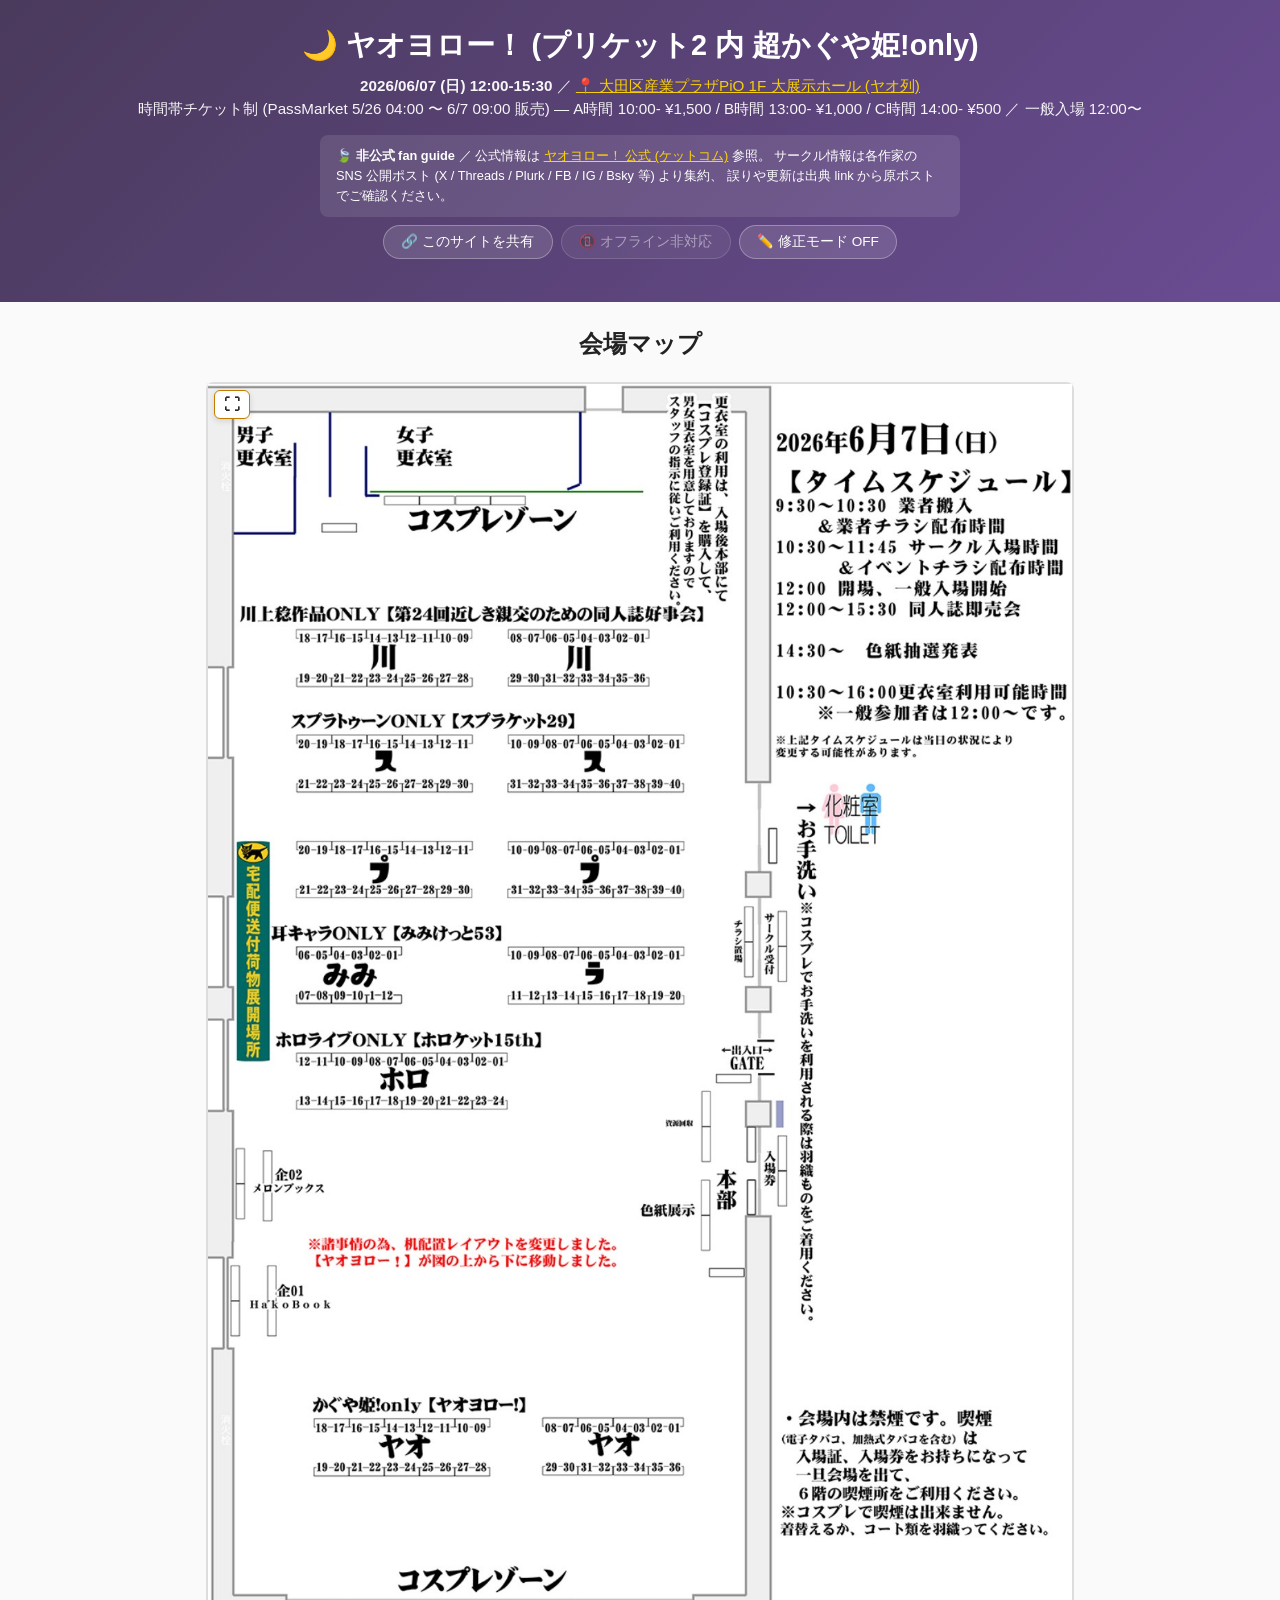
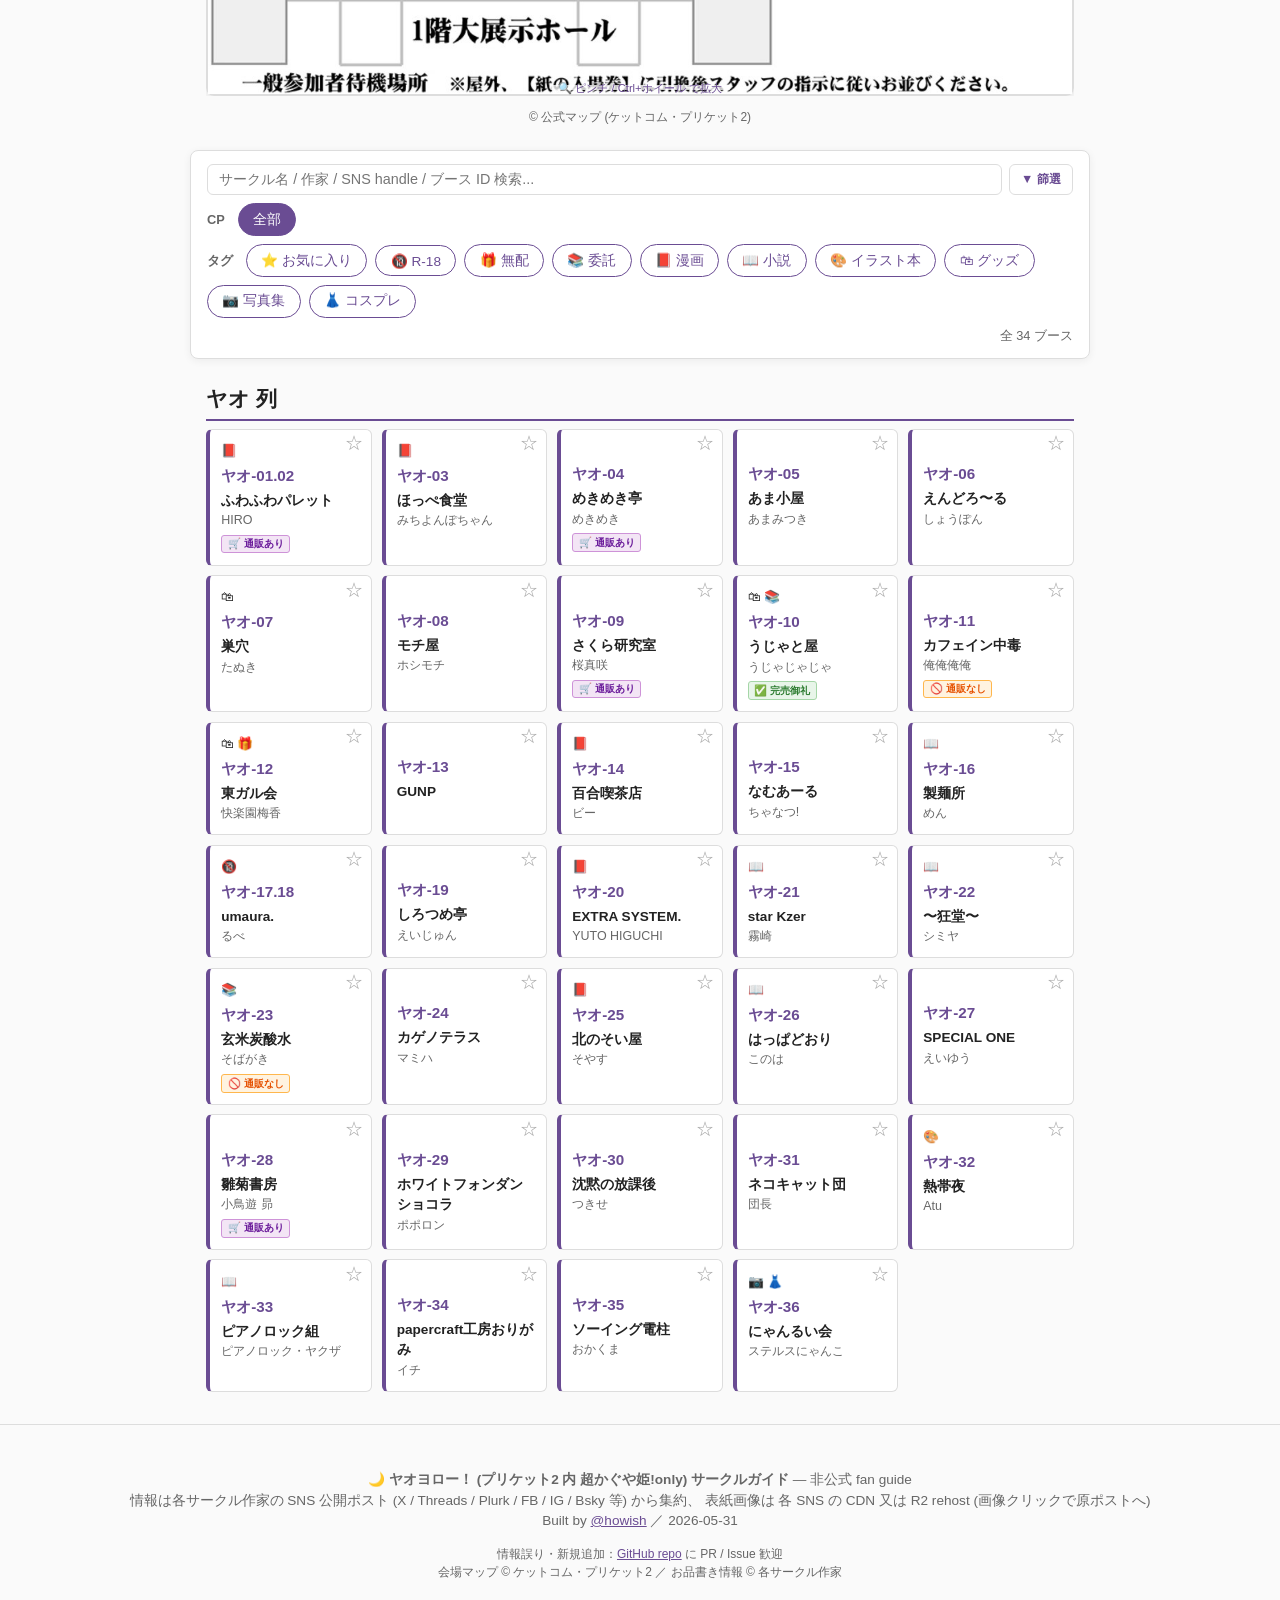
<file: yaoyoro-2026-06/index.html>
<!DOCTYPE html>
<html lang="ja">
<head>
<meta charset="UTF-8">
<meta name="viewport" content="width=device-width, initial-scale=1.0">
<!-- Page title, html[lang], and most chrome text are injected from event.js + i18n.js at runtime;
     these defaults are crawler / first-paint fallbacks. -->
<title>ヤオヨロー！ (プリケット2 内 超かぐや姫!only)</title>
<meta name="description" content="2026/06/07 大田区産業プラザPiO 超かぐや姫オンリー専區「ヤオヨロー！」 全34サークルのガイド / X リンク / 配置図を 1 ページで">
<link rel="stylesheet" href="../event-shell.css?v=1781378735">
<link rel="manifest" href="manifest.json?v=1781378735">
<link rel="icon" type="image/svg+xml" href="../icon.svg?v=1781378735">

<!-- OG / Twitter — also overwritten at runtime from event.js, but crawlers
     (FB / Twitter / Discord) usually only see the static HTML, so keep these
     event-specific. Use absolute URLs so platforms don't mis-resolve. -->
<meta property="og:type" content="website">
<meta property="og:url" content="https://yachi8000.app/yaoyoro-2026-06/">
<meta property="og:title" content="ヤオヨロー！ (プリケット2 内 超かぐや姫!only)">
<meta property="og:description" content="2026/06/07 大田区産業プラザPiO 超かぐや姫オンリー専區「ヤオヨロー！」 全34サークルのガイド / X リンク / 配置図を 1 ページで">
<meta property="og:image" content="https://yachi8000.app/yaoyoro-2026-06/og.png">
<meta property="og:image:width" content="1200">
<meta property="og:image:height" content="630">
<meta name="twitter:card" content="summary_large_image">
<meta name="twitter:title" content="ヤオヨロー！ (プリケット2 内 超かぐや姫!only)">
<meta name="twitter:description" content="2026/06/07 大田区産業プラザPiO 超かぐや姫オンリー専區「ヤオヨロー！」 全34サークルのガイド / X リンク / 配置図を 1 ページで">
<meta name="twitter:image" content="https://yachi8000.app/yaoyoro-2026-06/og.png">
</head>
<body>
<header>
  <h1 id="event-title">🌙 ...</h1>
  <p class="event-info" id="event-info"></p>
  <p class="disclaimer" id="event-disclaimer"></p>
  <p class="community-credit" id="community-credit"></p>
  <div class="header-actions">
    <button class="share-btn" id="share-btn" type="button">🔗 このサイトを共有</button>
    <button class="offline-btn" id="offline-btn" type="button" hidden>📥 オフライン対応 ON</button>
    <button class="edit-btn" id="edit-mode-btn" type="button">✏️ 修正モード OFF</button>
    <button class="edit-pending-btn" id="edit-pending-btn" type="button" hidden>📤 修正案を送信 (<span id="edit-pending-count">0</span>件)</button>
  </div>
  <p class="offline-status" id="offline-status"></p>
</header>

<div class="edit-panel" id="edit-panel" hidden>
  <div class="edit-panel-backdrop" id="edit-panel-backdrop"></div>
  <div class="edit-panel-content">
    <button class="edit-panel-close" id="edit-panel-close" type="button" aria-label="閉じる">×</button>
    <h2 id="edit-panel-title">📤 修正案を送信</h2>
    <p id="edit-panel-summary"></p>
    <div class="edit-panel-actions">
      <button type="button" id="edit-submit-download" class="edit-submit-btn primary">💾 .md ファイルで保存</button>
      <button type="button" id="edit-submit-github" class="edit-submit-btn">🐙 GitHub Issue として送信</button>
      <button type="button" id="edit-submit-copy" class="edit-submit-btn">📋 クリップボードコピー</button>
    </div>
    <p class="edit-panel-hint" id="edit-panel-hint"></p>
    <details class="edit-preview">
      <summary id="edit-preview-summary">提出内容プレビュー</summary>
      <pre id="edit-preview-text"></pre>
    </details>
    <div class="edit-panel-danger">
      <button type="button" id="edit-clear-all" class="edit-clear-btn">🗑 すべての編集を破棄</button>
    </div>
    <p class="edit-panel-note" id="edit-panel-note">
      submitted な修正案は維持者がレビューしてからサイトに反映されます。妥当性がない / spam 判定された case は close される場合があります。
    </p>
  </div>
</div>

<section class="map-section">
  <h2 id="map-section-title">会場マップ</h2>
  <div class="map-zoom-viewport" id="map-zoom-viewport">
    <div class="map-overlay-wrap">
      <img id="venue-map" src="map.jpg?v=1781378735" alt="会場マップ" class="venue-map">
      <svg id="venue-map-overlay" class="venue-map-overlay" viewBox="0 0 100 100" preserveAspectRatio="none" aria-hidden="true"></svg>
    </div>
    <button class="map-fullscreen-btn" id="map-fullscreen-btn" type="button" aria-label="全画面 / Fullscreen">⛶</button>
    <button class="map-zoom-reset" id="map-zoom-reset" type="button" aria-label="ズーム リセット" hidden>↺</button>
    <span class="map-zoom-hint" id="map-zoom-hint">🔍 ピンチ / Ctrl+ホイール で拡大</span>
  </div>
  <p class="map-caption" id="map-caption"></p>
</section>

<section class="filter-section" id="filter-section">
  <div class="filters">
    <div class="search-wrap">
      <input type="search" id="search-input" placeholder="サークル名 / 作家 / SNS handle / ブース ID 検索..." class="search-input" autocomplete="off">
      <button type="button" id="search-clear" class="search-clear" hidden aria-label="検索クリア">×</button>
      <button type="button" id="filter-collapse-btn" class="filter-collapse-btn" aria-pressed="false" title="篩選 顯示切換">▼ 篩選</button>
    </div>
  </div>
  <div class="filter-rows-wrap" id="filter-rows-wrap">
  <div class="filters filters-cp" id="filters-cp">
    <span class="filter-row-label" id="filter-cp-label">CP</span>
    <button class="filter-btn active" id="filter-all-btn" data-filter="all">全部</button>
    <!-- CP buttons injected at runtime from filters.js -->
  </div>
  <div class="filters filters-work" id="filters-work">
    <span class="filter-row-label" id="filter-work-label">作品</span>
    <!-- Work buttons injected at runtime from filters.js -->
  </div>
  <div class="filters filters-medium" id="filters-medium">
    <span class="filter-row-label" id="filter-medium-label">媒介</span>
    <!-- Medium buttons injected at runtime from filters.js -->
  </div>
  <div class="filters filters-tag" id="filters-tag">
    <span class="filter-row-label" id="filter-tag-label">タグ</span>
    <button class="filter-btn" id="filter-fav-btn" data-filter="fav" title="自分でマークした お気に入りのみ表示">⭐ お気に入り</button>
    <!-- Tag buttons injected at runtime from filters.js -->
  </div>
  <div class="filters filters-area" id="filters-area">
    <span class="filter-row-label" id="filter-area-label">専區</span>
    <!-- Area buttons injected at runtime from filters.js -->
  </div>
  </div><!-- /.filter-rows-wrap -->
  <div class="filter-stats" id="filter-stats"></div>
</section>

<section class="booths-section" id="booths-section">
  <!-- Per-row grids generated at runtime from EVENT_CONFIG.rows -->
</section>

<button class="back-to-top" id="back-to-top" type="button" aria-label="トップに戻る" hidden>↑</button>

<div class="modal" id="modal" hidden role="dialog" aria-modal="true" aria-labelledby="modal-body">
  <div class="modal-backdrop" id="modal-backdrop"></div>
  <div class="modal-content">
    <div id="modal-body"></div>
  </div>
  <button class="modal-close" id="modal-close" aria-label="閉じる" type="button" onclick="(function(){var m=document.getElementById('modal');m.hidden=true;m.style.display='none';document.body.style.overflow='';try{history.replaceState(null,'',location.pathname+location.search)}catch(e){}})()">×</button>
</div>

<footer id="event-footer"></footer>

<script src="event.js?v=1781378735"></script>
<script src="../i18n.js?v=1781378735"></script>
<script src="../_filters_base.js?v=1781378735"></script>
<script src="filters.js?v=1781378735"></script>
<script src="../profile-patterns.js?v=1781378735"></script>
<script src="../platform-icons.js?v=1781378735"></script>
<script src="coords.js?v=1781378735"></script>
<script src="../circles.js?v=1781378735"></script>
<script src="data.js?v=1781378735"></script>
<script src="../app.js?v=1781378735"></script>
</body>
</html>
</file>
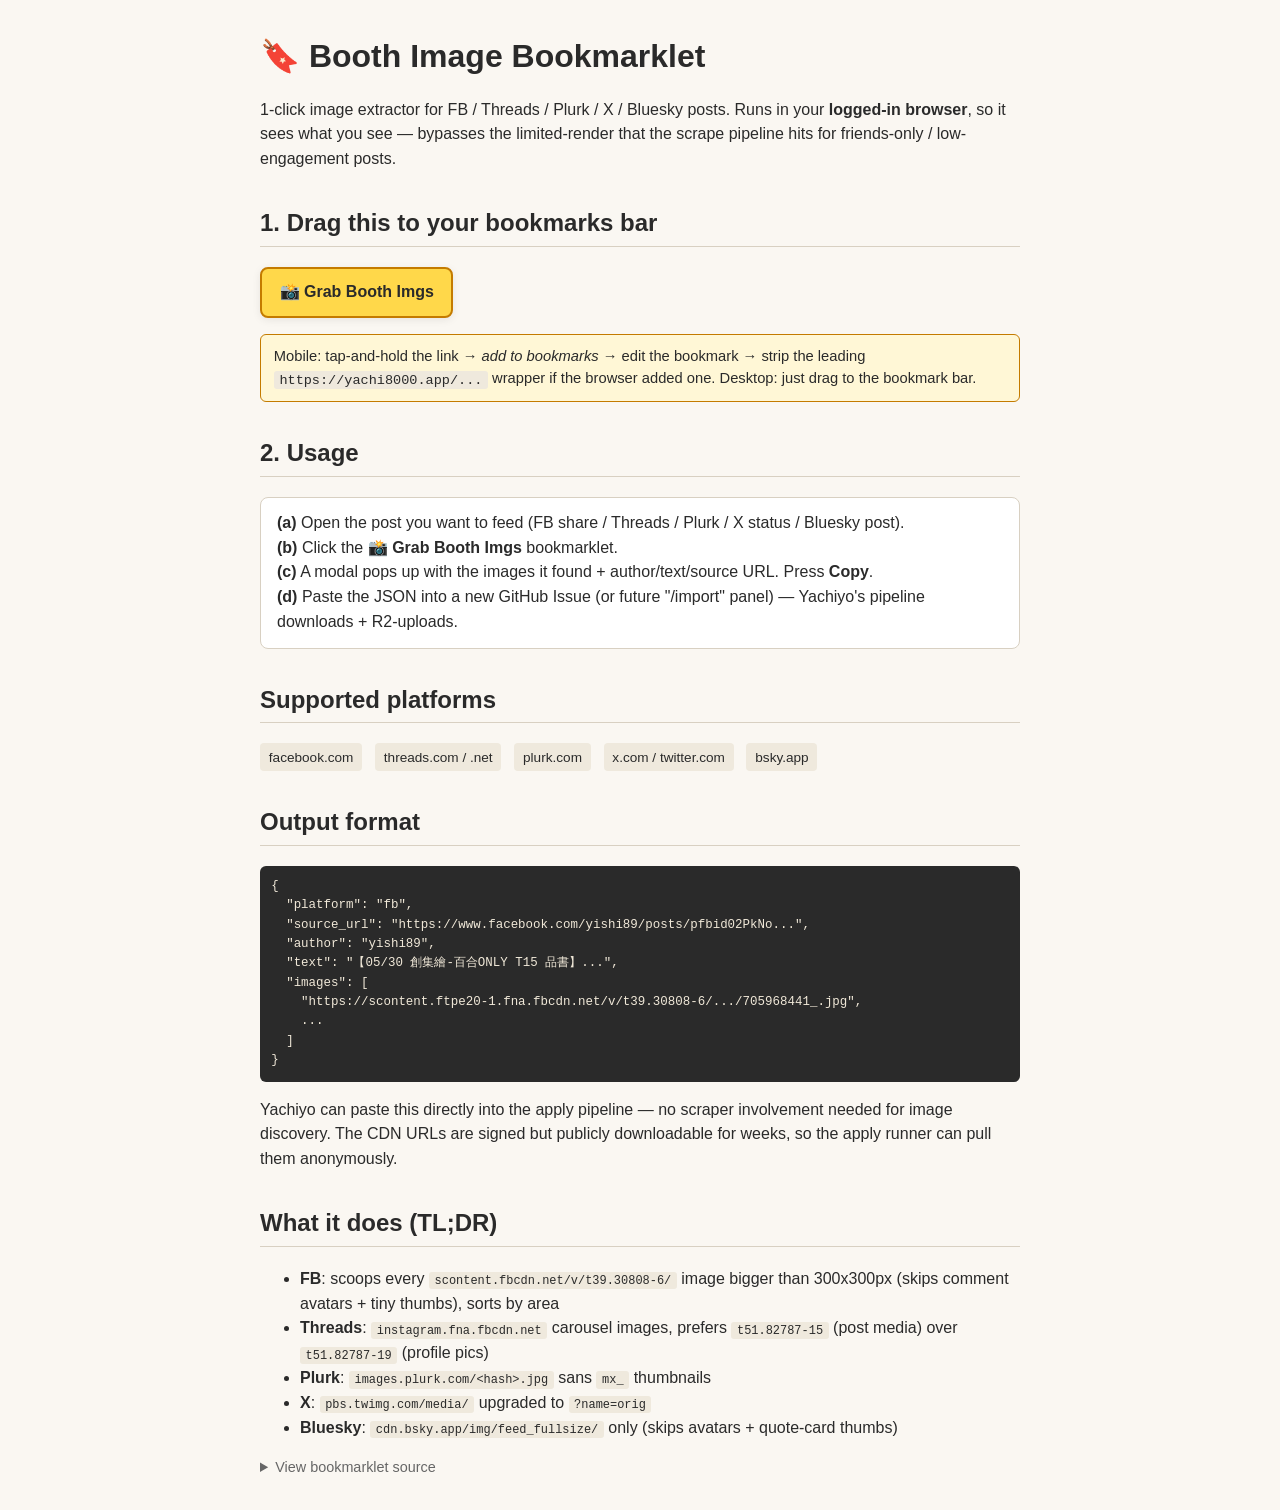
<file: bookmarklet.html>
<!DOCTYPE html>
<html lang="ja">
<head>
  <meta charset="UTF-8">
  <meta name="viewport" content="width=device-width, initial-scale=1.0">
  <title>Booth Image Bookmarklet — cho-tsukuyomi-map</title>
  <style>
    body { font-family: -apple-system, sans-serif; max-width: 760px; margin: 2rem auto; padding: 0 1rem; line-height: 1.55; color: #2a2a2a; background: #faf7f2; }
    h1 { margin-bottom: 0.5rem; }
    h2 { margin-top: 2rem; border-bottom: 1px solid #d8d0c2; padding-bottom: 0.3rem; }
    .drop { display: inline-block; padding: 0.7rem 1.1rem; background: #ffd84a; border: 2px solid #c47b00; border-radius: 8px; color: #2a2a2a; text-decoration: none; font-weight: 700; box-shadow: 0 2px 8px rgba(0,0,0,0.08); }
    .drop:hover { background: #f0c93f; }
    .step { background: #fff; border: 1px solid #d8d0c2; border-radius: 8px; padding: 0.8rem 1rem; margin: 0.6rem 0; }
    code { background: #efe9dd; padding: 0.1rem 0.35rem; border-radius: 3px; font-size: 0.92em; }
    pre { background: #2a2a2a; color: #f0e8d8; padding: 0.7rem; border-radius: 6px; overflow-x: auto; font-size: 0.78rem; }
    .platforms { display: flex; gap: 0.8rem; flex-wrap: wrap; margin-top: 0.5rem; }
    .platforms span { background: #efe9dd; padding: 0.2rem 0.55rem; border-radius: 4px; font-size: 0.85rem; }
    .warn { background: #fff7d6; border: 1px solid #c47b00; border-radius: 6px; padding: 0.6rem 0.8rem; margin: 0.6rem 0; font-size: 0.92rem; }
  </style>
</head>
<body>

<h1>🔖 Booth Image Bookmarklet</h1>
<p>1-click image extractor for FB / Threads / Plurk / X / Bluesky posts. Runs in your <b>logged-in browser</b>, so it sees what you see — bypasses the limited-render that the scrape pipeline hits for friends-only / low-engagement posts.</p>

<h2>1. Drag this to your bookmarks bar</h2>
<p>
  <a class="drop" id="bm-link" href="#">📸 Grab Booth Imgs</a>
</p>
<p class="warn">Mobile: tap-and-hold the link → <i>add to bookmarks</i> → edit the bookmark → strip the leading <code>https://yachi8000.app/...</code> wrapper if the browser added one. Desktop: just drag to the bookmark bar.</p>

<h2>2. Usage</h2>
<div class="step">
  <b>(a)</b> Open the post you want to feed (FB share / Threads / Plurk / X status / Bluesky post).<br>
  <b>(b)</b> Click the <b>📸 Grab Booth Imgs</b> bookmarklet.<br>
  <b>(c)</b> A modal pops up with the images it found + author/text/source URL. Press <b>Copy</b>.<br>
  <b>(d)</b> Paste the JSON into a new GitHub Issue (or future "/import" panel) — Yachiyo's pipeline downloads + R2-uploads.
</div>

<h2>Supported platforms</h2>
<div class="platforms">
  <span>facebook.com</span>
  <span>threads.com / .net</span>
  <span>plurk.com</span>
  <span>x.com / twitter.com</span>
  <span>bsky.app</span>
</div>

<h2>Output format</h2>
<pre>{
  "platform": "fb",
  "source_url": "https://www.facebook.com/yishi89/posts/pfbid02PkNo...",
  "author": "yishi89",
  "text": "【05/30 創集繪-百合ONLY T15 品書】...",
  "images": [
    "https://scontent.ftpe20-1.fna.fbcdn.net/v/t39.30808-6/.../705968441_.jpg",
    ...
  ]
}</pre>

<p>Yachiyo can paste this directly into the apply pipeline — no scraper involvement needed for image discovery. The CDN URLs are signed but publicly downloadable for weeks, so the apply runner can pull them anonymously.</p>

<h2>What it does (TL;DR)</h2>
<ul>
  <li><b>FB</b>: scoops every <code>scontent.fbcdn.net/v/t39.30808-6/</code> image bigger than 300x300px (skips comment avatars + tiny thumbs), sorts by area</li>
  <li><b>Threads</b>: <code>instagram.fna.fbcdn.net</code> carousel images, prefers <code>t51.82787-15</code> (post media) over <code>t51.82787-19</code> (profile pics)</li>
  <li><b>Plurk</b>: <code>images.plurk.com/&lt;hash&gt;.jpg</code> sans <code>mx_</code> thumbnails</li>
  <li><b>X</b>: <code>pbs.twimg.com/media/</code> upgraded to <code>?name=orig</code></li>
  <li><b>Bluesky</b>: <code>cdn.bsky.app/img/feed_fullsize/</code> only (skips avatars + quote-card thumbs)</li>
</ul>

<script>
// The actual bookmarklet body — single self-contained IIFE. Kept here as
// a string so we can both display the source (for review) and url-encode
// it into the drag-link below.
const BOOKMARKLET_SRC = `(function(){
const url = location.href;
let platform=null, author=null, text='', images=[];
const uniq = a => [...new Set(a)];
const byArea = (a,b) => (b.w*b.h) - (a.w*a.h);
const collect = (filter) => {
  const out = [];
  document.querySelectorAll('img').forEach(img => {
    const s = img.src || '';
    if (!filter(s)) return;
    const w = img.naturalWidth || img.width || 0;
    const h = img.naturalHeight || img.height || 0;
    out.push({u: s, w, h});
  });
  return out;
};
if (/facebook\\.com/.test(url)) {
  platform = 'fb';
  const m = url.match(/facebook\\.com\\/([^/]+)\\/(?:posts|videos)/) || url.match(/facebook\\.com\\/([^/?]+)/);
  if (m) author = m[1];
  text = (document.querySelector('[role="article"]')?.innerText || '').slice(0, 600);
  let imgs = collect(s => /scontent.*fbcdn.*t39\\.30808-6/.test(s));
  imgs = imgs.filter(x => x.w * x.h >= 90000).sort(byArea);
  images = uniq(imgs.map(x => x.u));
} else if (/threads\\.(com|net)/.test(url)) {
  platform = 'threads';
  const m = url.match(/@([^/]+)\\/post/);
  if (m) author = m[1];
  text = (document.querySelector('[data-pressable-container]')?.innerText || document.body.innerText.slice(0, 600));
  let imgs = collect(s => /instagram.*fbcdn.*t51\\.82787-15/.test(s));
  imgs = imgs.filter(x => x.w * x.h >= 40000).sort(byArea);
  images = uniq(imgs.map(x => x.u));
} else if (/plurk\\.com/.test(url)) {
  platform = 'plurk';
  text = (document.querySelector('.plurk_content')?.innerText || document.body.innerText.slice(0, 400));
  let imgs = collect(s => /images\\.plurk\\.com/.test(s) && !/\\/mx_/.test(s));
  images = uniq(imgs.map(x => x.u));
} else if (/(x|twitter)\\.com/.test(url)) {
  platform = 'x';
  const m = url.match(/(?:x|twitter)\\.com\\/([^/]+)/);
  if (m) author = m[1];
  text = (document.querySelector('[data-testid="tweetText"]')?.innerText || '').slice(0, 600);
  let imgs = collect(s => /pbs\\.twimg\\.com\\/media\\//.test(s));
  images = uniq(imgs.map(x => x.u.replace(/[?&]name=[^&]+/, ''))).map(u => u + (u.includes('?')?'&':'?') + 'name=orig');
} else if (/bsky\\.app/.test(url)) {
  platform = 'bsky';
  const m = url.match(/profile\\/([^/]+)/);
  if (m) author = m[1];
  text = (document.querySelector('[data-testid="postText"]')?.innerText || '').slice(0, 600);
  let imgs = collect(s => /cdn\\.bsky\\.app.*\\/img\\/feed_(fullsize|thumbnail)/.test(s));
  images = uniq(imgs.map(x => x.u.replace('/feed_thumbnail/', '/feed_fullsize/')));
} else {
  alert('対応プラットフォーム外: facebook / threads / plurk / x / bsky のみ');
  return;
}
const payload = { platform, source_url: url, author, text: text.trim(), images };
const json = JSON.stringify(payload, null, 2);
const modal = document.createElement('div');
modal.style.cssText = 'position:fixed;inset:0;background:rgba(0,0,0,0.7);z-index:2147483647;display:flex;align-items:center;justify-content:center;padding:1rem;font-family:-apple-system,sans-serif;';
const inner = document.createElement('div');
inner.style.cssText = 'background:#fff;border-radius:10px;max-width:640px;width:100%;max-height:85vh;overflow:auto;padding:1.1rem;color:#222;';
inner.innerHTML = '<h3 style="margin:0 0 0.5rem">📸 ' + platform + ' — ' + images.length + ' image(s)</h3>' +
  '<p style="margin:0 0 0.5rem;font-size:0.85rem;color:#666">author: <b>' + (author||'?') + '</b></p>' +
  '<div style="display:flex;gap:0.4rem;flex-wrap:wrap;margin-bottom:0.6rem">' +
    images.slice(0,12).map(u => '<img src="' + u + '" style="height:80px;border:1px solid #ccc;border-radius:4px">').join('') +
  '</div>' +
  '<textarea readonly style="width:100%;height:14rem;font-family:ui-monospace,monospace;font-size:0.72rem;padding:0.4rem;border:1px solid #ccc;border-radius:4px;background:#fafaf6">' + json.replace(/</g,'&lt;') + '</textarea>' +
  '<div style="margin-top:0.5rem;display:flex;gap:0.5rem">' +
    '<button id="_bmcp" style="padding:0.5rem 1rem;background:#ffd84a;border:1px solid #c47b00;border-radius:5px;cursor:pointer;font-weight:600">📋 Copy JSON</button>' +
    '<button id="_bmcl" style="padding:0.5rem 1rem;background:#eee;border:1px solid #999;border-radius:5px;cursor:pointer">Close</button>' +
  '</div>';
modal.appendChild(inner);
document.body.appendChild(modal);
inner.querySelector('#_bmcp').addEventListener('click', async () => {
  try { await navigator.clipboard.writeText(json); inner.querySelector('#_bmcp').textContent = '✓ Copied'; }
  catch(e) { inner.querySelector('textarea').select(); document.execCommand('copy'); inner.querySelector('#_bmcp').textContent = '✓ Copied (fallback)'; }
});
inner.querySelector('#_bmcl').addEventListener('click', () => modal.remove());
modal.addEventListener('click', e => { if (e.target === modal) modal.remove(); });
})();`;

document.getElementById('bm-link').href = 'javascript:' + encodeURIComponent(BOOKMARKLET_SRC);

// Also display source for inspection
const srcView = document.createElement('details');
srcView.style.marginTop = '1rem';
srcView.innerHTML = '<summary style="cursor:pointer;font-size:0.9rem;color:#666">View bookmarklet source</summary><pre style="font-size:0.7rem">' + BOOKMARKLET_SRC.replace(/</g, '&lt;') + '</pre>';
document.body.appendChild(srcView);
</script>

</body>
</html>
</file>
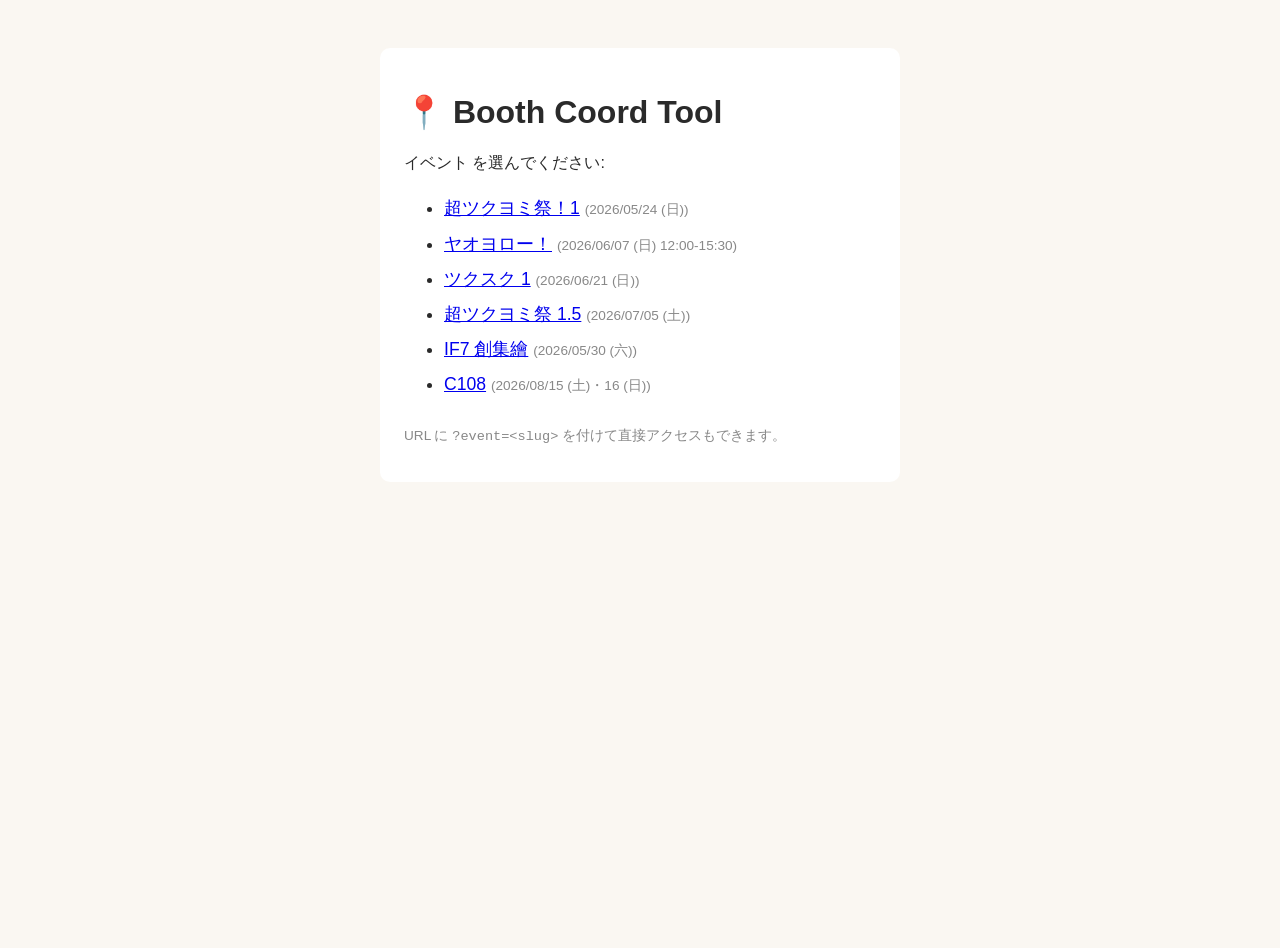
<file: coord-tool.html>
<!DOCTYPE html>
<html lang="ja">
<head>
  <meta charset="UTF-8">
  <meta name="viewport" content="width=device-width, initial-scale=1.0">
  <title>Booth Coord Tool · cho-tsukuyomi-map</title>
  <style>
    :root {
      --bg: #faf7f2;
      --panel: #fff;
      --border: #d8d0c2;
      --text: #2a2a2a;
      --muted: #8a8276;
      --accent: #c47b00;
      --accent-bg: #ffd84a;
    }
    * { box-sizing: border-box; }
    html, body { margin: 0; padding: 0; height: 100%; background: var(--bg); color: var(--text); font-family: -apple-system, sans-serif; }
    .layout { display: grid; grid-template-columns: 360px 1fr; height: 100vh; }
    .sidebar { background: var(--panel); border-right: 1px solid var(--border); padding: 1rem; overflow-y: auto; }
    .map-wrap { position: relative; overflow: auto; background: #2a2a2a; padding: 1rem; touch-action: pan-x pan-y; }
    .map-inner { position: relative; display: inline-block; width: 100%; }
    .map-inner img { display: block; width: 100%; -webkit-user-drag: none; user-select: none; }
    .map-inner svg { position: absolute; inset: 0; width: 100%; height: 100%; cursor: crosshair; }
    /* Floating zoom toolbar — fixed within .map-wrap visible area so it
       stays accessible when scrolled away from the top-left corner. */
    .zoom-toolbar {
      position: fixed; top: 1rem; right: 1rem;
      display: flex; gap: 0.4rem; align-items: center;
      background: rgba(0,0,0,0.78); padding: 0.4rem 0.6rem;
      border-radius: 6px;
      width: fit-content; color: #fff; font-size: 0.85rem;
      z-index: 20;
      box-shadow: 0 2px 8px rgba(0,0,0,0.4);
    }
    .zoom-toolbar button {
      background: #fff; border: 1px solid var(--border); border-radius: 4px;
      width: 2rem; height: 2rem; cursor: pointer; font-weight: 600; font-size: 1.05rem;
      padding: 0;
    }
    .zoom-toolbar .zoom-display { min-width: 3.5rem; text-align: center; font-variant-numeric: tabular-nums; }
    .zoom-toolbar .hint { font-size: 0.72rem; opacity: 0.75; margin-left: 0.4rem; }
    h2 { font-size: 1rem; margin: 0 0 0.5rem; }
    h3 { font-size: 0.85rem; margin: 1rem 0 0.4rem; color: var(--muted); text-transform: uppercase; letter-spacing: 0.05em; }
    label { display: block; font-size: 0.78rem; color: var(--muted); margin: 0.4rem 0 0.15rem; }
    input, select { width: 100%; padding: 0.4rem; border: 1px solid var(--border); border-radius: 4px; font-family: inherit; font-size: 0.85rem; }
    .row { display: grid; grid-template-columns: 1fr 1fr; gap: 0.5rem; }
    button { padding: 0.45rem 0.8rem; border: 1px solid var(--border); background: #fff; border-radius: 5px; cursor: pointer; font-size: 0.85rem; font-family: inherit; }
    button.primary { background: var(--accent-bg); border-color: var(--accent); font-weight: 600; }
    button:disabled { opacity: 0.5; cursor: not-allowed; }
    .status { padding: 0.5rem 0.6rem; background: #fff7d6; border: 1px solid var(--accent); border-radius: 5px; font-size: 0.8rem; margin: 0.5rem 0; }
    .status.idle { background: #f0f0f0; border-color: var(--border); color: var(--muted); }
    .bands-list { font-size: 0.78rem; }
    .bands-list .band { padding: 0.35rem 0.5rem; background: #fcfaf6; border: 1px solid var(--border); border-radius: 4px; margin-bottom: 0.3rem; display: flex; justify-content: space-between; align-items: center; gap: 0.3rem; }
    .bands-list .band button { padding: 0.15rem 0.4rem; font-size: 0.72rem; }
    textarea { width: 100%; min-height: 200px; font-family: ui-monospace, monospace; font-size: 0.7rem; padding: 0.4rem; border: 1px solid var(--border); border-radius: 4px; resize: vertical; }
    .stat { font-size: 0.78rem; color: var(--muted); margin-top: 0.3rem; }
    /* SVG overlay styles */
    svg rect.preview { fill: var(--accent-bg); fill-opacity: 0.35; stroke: var(--accent); stroke-width: 1; stroke-dasharray: 3,2; vector-effect: non-scaling-stroke; }
    svg rect.placed { fill: #93c47d; fill-opacity: 0.28; stroke: #38761d; stroke-width: 0.5; vector-effect: non-scaling-stroke; }
    /* Upstream coords already in coords.js — different colour so howish can
       see at a glance which cells are already mapped and which are still pending. */
    svg rect.upstream { fill: #5b9bd5; fill-opacity: 0.18; stroke: #1f4e79; stroke-width: 0.4; stroke-dasharray: 1.2,0.8; vector-effect: non-scaling-stroke; }
    svg rect.corner-marker { fill: red; }
    svg rect.corner-marker-tl { fill: #1565c0; }
    svg rect.corner-marker-br { fill: #c62828; }
    /* font-size is overridden per-rect in renderAll() so labels scale with cell */
    svg text.placed-label { font-family: monospace; fill: #38761d; pointer-events: none; }
    svg text.upstream-label { font-family: monospace; fill: #1f4e79; opacity: 0.7; pointer-events: none; }
    .toggle-row { display: flex; gap: 0.4rem; flex-wrap: wrap; margin-top: 0.4rem; }
    .toggle-row label { display: inline-flex; align-items: center; gap: 0.25rem; font-size: 0.78rem; color: var(--text); margin: 0; cursor: pointer; }
    .mode-radio { display: flex; gap: 0.6rem; margin-top: 0.4rem; font-size: 0.82rem; }
    .mode-radio label { display: inline-flex; align-items: center; gap: 0.25rem; margin: 0; cursor: pointer; }
  </style>
</head>
<body>
<div class="layout">
  <aside class="sidebar">
    <h2>🗺 Coord tool — IF7</h2>
    <p class="stat" id="counts">読込中…</p>

    <h3>表示オプション</h3>
    <div class="toggle-row">
      <label><input type="checkbox" id="show-upstream" checked> 既存 coords.js を表示 (青)</label>
    </div>

    <h3>1. 帯を定義</h3>
    <div class="row">
      <div>
        <label>Row</label>
        <select id="row-select"></select>
      </div>
      <div>
        <label>方向</label>
        <select id="direction">
          <option value="lr">左→右 (1 が左)</option>
          <option value="rl" selected>右→左 (1 が右)</option>
          <option value="tb">上→下 (1 が上)</option>
          <option value="bt">下→上 (1 が下)</option>
        </select>
      </div>
    </div>
    <div class="row">
      <div><label>開始番号</label><input type="number" id="start-num" min="1" max="99" value="1"></div>
      <div><label>終了番号</label><input type="number" id="end-num" min="1" max="99" value="22"></div>
    </div>
    <div class="mode-radio">
      <label><input type="radio" name="input-mode" value="alternate" checked> 交互 (TL → BR 自動)</label>
      <label><input type="radio" name="input-mode" value="refine"> 再クリック可 (TL → BR 手動 commit)</label>
    </div>
    <button id="begin-band" class="primary" style="width:100%; margin-top:0.5rem;">この帯の 2 隅をクリック開始</button>
    <button id="refine-tl-start" style="width:100%; margin-top:0.3rem; display:none;">TL refine 開始 (何度でも click 可)</button>
    <button id="refine-br-start" style="width:100%; margin-top:0.3rem; display:none;">BR refine 開始 (何度でも click 可)</button>
    <button id="refine-commit" class="primary" style="width:100%; margin-top:0.3rem; display:none;">band を commit</button>

    <!-- Nudge panel — adjust the active anchor by a small step. Only
         visible when refine mode is on. step is in viewBox % units. -->
    <div id="nudge-panel" style="display:none; margin-top:0.5rem; padding:0.4rem; background:#fdf6e3; border:1px solid var(--border); border-radius:4px;">
      <div style="font-size:0.78rem; color:var(--muted); margin-bottom:0.25rem;">微調整 (現在の anchor を移動)</div>
      <div style="display:flex; align-items:center; gap:0.3rem; flex-wrap:wrap;">
        <label style="font-size:0.72rem;">step</label>
        <input type="number" id="nudge-step" min="0.01" max="2" step="0.01" value="0.1" style="width:4.5rem; padding:0.15rem;">
        <span style="font-size:0.7rem; color:var(--muted);">%</span>
        <button id="nudge-up" type="button" title="↑">↑</button>
        <button id="nudge-left" type="button" title="←">←</button>
        <button id="nudge-down" type="button" title="↓">↓</button>
        <button id="nudge-right" type="button" title="→">→</button>
      </div>
      <div style="font-size:0.7rem; color:var(--muted); margin-top:0.2rem;">↑/↓/←/→ で active anchor を 上の step だけ移動 (キーボード矢印も可)</div>
    </div>

    <h3>2. クリック手順</h3>
    <div class="status idle" id="status">アイドル — 上の "クリック開始" を押してから map をクリック</div>

    <h3>3. 既定義の帯 (<span id="band-count">0</span>)</h3>
    <div class="bands-list" id="bands-list"></div>

    <h3>4. Export</h3>
    <p class="stat">合計 booth coords: <span id="coord-count">0</span></p>
    <button id="copy-json" class="primary" style="width:100%;">📋 coords.js content を copy</button>
    <button id="dl-json" style="width:100%; margin-top:0.4rem;">⬇ coords.js を download</button>
    <button id="reset" style="width:100%; margin-top:0.4rem; background:#fff0f0; border-color:#c0392b; color:#c0392b;">⟲ 全消去</button>
    <textarea id="json-out" style="margin-top:0.5rem;" readonly></textarea>
  </aside>

  <div class="map-wrap" id="map-wrap">
    <div class="zoom-toolbar">
      <button type="button" id="zoom-out" title="ズームアウト (Ctrl+Wheel ↓)">−</button>
      <span class="zoom-display" id="zoom-display">100%</span>
      <button type="button" id="zoom-in" title="ズームイン (Ctrl+Wheel ↑)">+</button>
      <button type="button" id="zoom-fit" title="幅にフィット">⤢</button>
      <span class="hint">Ctrl + ホイールでもズーム</span>
    </div>
    <div class="map-inner" id="map-inner">
      <img id="map-img" src="" alt="map">
      <svg id="overlay" xmlns="http://www.w3.org/2000/svg" viewBox="0 0 100 100" preserveAspectRatio="none"></svg>
    </div>
  </div>
</div>

<!-- Dynamic event loader: reads ?event=<slug> from URL, fetches the event's
     data.js + coords.js + map.jpg from /<slug>/, then dispatches a 'eventloaded'
     event for the main script below to take over. -->
<script>
(function() {
  const params = new URLSearchParams(location.search);
  const slug = params.get('event');
  if (!slug) {
    // No event specified — show selector before loading anything
    fetch('events.json').then(r => r.json()).then(d => {
      const list = (d.events || []).filter(e => e.slug);
      const container = document.body;
      container.innerHTML = `<div style="max-width:520px;margin:3rem auto;padding:1.5rem;background:#fff;border-radius:10px;font-family:-apple-system,sans-serif;">
        <h1>📍 Booth Coord Tool</h1>
        <p>イベント を選んでください:</p>
        <ul style="font-size:1.1rem;line-height:2;">
          ${list.map(e => `<li><a href="?event=${e.slug}">${e.short_name || e.name}</a> <span style="color:#888;font-size:0.85rem;">(${e.date_display || e.date})</span></li>`).join('')}
        </ul>
        <p style="margin-top:1.5rem;color:#888;font-size:0.85rem;">URL に <code>?event=&lt;slug&gt;</code> を付けて直接アクセスもできます。</p>
      </div>`;
    });
    return;
  }
  // Load data.js + coords.js dynamically, then signal ready
  document.getElementById('map-img').src = slug + '/map.jpg';
  document.title = `Booth Coord Tool — ${slug}`;
  // Use script tags (because they set window.BOOTHS / window.BOOTH_COORDS via sync eval)
  let pending = 2;
  function done() {
    if (--pending === 0) {
      window.dispatchEvent(new CustomEvent('eventloaded', { detail: { slug } }));
    }
  }
  function loadScript(src, onerr) {
    const s = document.createElement('script');
    s.src = src;
    s.onload = done;
    s.onerror = () => { onerr && onerr(); done(); };
    document.head.appendChild(s);
  }
  loadScript(slug + '/data.js');
  // coords.js is optional (new events may not have any yet)
  loadScript(slug + '/coords.js', () => { window.BOOTH_COORDS = window.BOOTH_COORDS || {}; });
})();
</script>
<script>
/**
 * Booth coord tool — band-mode input.
 *
 * Flow:
 *  - User picks a row letter (S/J/T/U/Y), start+end numbers, direction.
 *  - Clicks "begin band" → next two map clicks define top-left then bottom-right of the band.
 *  - Tool auto-distributes N cells evenly along the chosen direction,
 *    assigns to "<row>-<padded N>", merges into global coords table.
 *  - User repeats for each band. Live JSON output ready to paste.
 *
 * Persisted to localStorage so reloads don't lose work.
 */

const STORAGE_KEY = 'cho-tsukuyomi-coord-tool';
const overlay = document.getElementById('overlay');
const statusEl = document.getElementById('status');
const bandsListEl = document.getElementById('bands-list');
const jsonOut = document.getElementById('json-out');
const counts = document.getElementById('counts');
const bandCountEl = document.getElementById('band-count');
const coordCountEl = document.getElementById('coord-count');

let state = loadState();  // { coords: {<id>: {x,y,w,h}}, bands: [{key,row,start,end,dir,r}], }
let mode = 'idle';        // 'idle' | 'waiting1' | 'waiting2' | 'refine-tl' | 'refine-br'
let pendingCorner1 = null;
let pendingBand = null;   // {row, start, end, dir} captured when "begin band" pressed
// Refinement-mode pendings — each click overwrites so howish can re-click
// to fine-tune the same anchor until it lines up exactly.
let refinedTL = null;
let refinedBR = null;

// Upstream coords loaded from coords.js (snapshot at page load).
const upstreamCoords = (window.BOOTH_COORDS && Object.keys(window.BOOTH_COORDS).length) ? { ...window.BOOTH_COORDS } : {};
let showUpstream = true;

function loadState() {
  try {
    const raw = localStorage.getItem(STORAGE_KEY);
    if (raw) return JSON.parse(raw);
  } catch (e) {}
  return { coords: {}, bands: [] };
}
function saveState() {
  try { localStorage.setItem(STORAGE_KEY, JSON.stringify(state)); } catch (e) {}
}

// Populate row-select with whatever prefixes the current event's data.js
// actually uses — earlier this scaffolded A-Z + 特 (IF7-specific) which
// looked broken for yaoyoro's `ヤオ-NN` and any future non-Latin events.
// We now derive the row set entirely from the loaded BOOTHS.
function init() {
  const rows = new Set();
  for (const b of (window.BOOTHS || [])) {
    // Prefix = everything before the first `-` followed by a digit.
    // Covers `A-04`, `S-13/14`, `特-01`, `ヤオ-05`, `ヤオ-19.20`.
    const m = b.booth_id.match(/^([^-]+)-\d/);
    if (m) rows.add(m[1]);
  }
  const sel = document.getElementById('row-select');
  // Sort with 特 last so it sits separately from the main grid (mirrors
  // the physical map layout).
  const sorted = [...rows].sort((a, b) => {
    if (a === '特') return 1;
    if (b === '特') return -1;
    return a.localeCompare(b);
  });
  sorted.forEach(r => {
    const opt = document.createElement('option');
    opt.value = r;
    opt.textContent = r;
    sel.appendChild(opt);
  });
  if (sorted.length) sel.value = sorted[0];
  counts.textContent = `合計 ${(window.BOOTHS || []).length} booths · rows: ${sorted.join(', ')}`;
  renderAll();
}

function readPendingBand() {
  const row = document.getElementById('row-select').value;
  const start = parseInt(document.getElementById('start-num').value, 10);
  const end = parseInt(document.getElementById('end-num').value, 10);
  const dir = document.getElementById('direction').value;
  if (!row || isNaN(start) || isNaN(end) || start > end) {
    setStatus('開始/終了番号が不正', 'warn'); return null;
  }
  return { row, start, end, dir };
}

function syncModeButtons() {
  const inputMode = document.querySelector('input[name="input-mode"]:checked').value;
  document.getElementById('begin-band').style.display = inputMode === 'alternate' ? '' : 'none';
  document.getElementById('refine-tl-start').style.display = inputMode === 'refine' ? '' : 'none';
  document.getElementById('refine-br-start').style.display = inputMode === 'refine' ? '' : 'none';
  document.getElementById('refine-commit').style.display = inputMode === 'refine' ? '' : 'none';
}
document.querySelectorAll('input[name="input-mode"]').forEach(r => {
  r.addEventListener('change', () => {
    syncModeButtons();
    // Reset any pending state when switching mode
    mode = 'idle'; pendingCorner1 = null; refinedTL = null; refinedBR = null;
    setStatus('モード変更: 上から開始ボタンを押す', 'idle');
    syncNudgePanel();
    renderAll();
  });
});
syncModeButtons();

document.getElementById('begin-band').addEventListener('click', () => {
  const pb = readPendingBand(); if (!pb) return;
  pendingBand = pb;
  pendingCorner1 = null;
  mode = 'waiting1';
  setStatus(`✦ ${pb.row}-${pad(pb.start)} の左上 (= 1 番) をクリックしてください`, 'wait');
});

// Refinement mode — each click in TL/BR phase overwrites the same anchor
// so howish can re-click until it's pixel-perfect, then explicit commit
// writes the band (or single cell when start == end).
document.getElementById('refine-tl-start').addEventListener('click', () => {
  const pb = readPendingBand(); if (!pb) return;
  pendingBand = pb;
  refinedTL = null;
  mode = 'refine-tl';
  setStatus(`📍 ${pb.row}-${pad(pb.start)} の TL をクリック (再クリックで上書き)`, 'wait');
  renderAll();
});

document.getElementById('refine-br-start').addEventListener('click', () => {
  if (!pendingBand) { setStatus('まず TL refine 開始 → TL クリック', 'warn'); return; }
  if (!refinedTL) { setStatus('TL がまだ未設定 — 一度クリックしてから BR へ', 'warn'); return; }
  refinedBR = null;
  mode = 'refine-br';
  setStatus(`📍 ${pendingBand.row}-${pad(pendingBand.end)} の BR をクリック (再クリックで上書き)`, 'wait');
  renderAll();
});

document.getElementById('refine-commit').addEventListener('click', () => {
  if (!pendingBand || !refinedTL || !refinedBR) {
    setStatus('TL / BR どちらか未設定', 'warn'); return;
  }
  commitBand(refinedTL, refinedBR);
  mode = 'idle';
  refinedTL = null; refinedBR = null; pendingBand = null;
  setStatus('✓ 帯 commit', 'idle');
  syncNudgePanel();
  renderAll();
});

// Nudge panel helpers ------------------------------------------------
function nudgeActive(dx, dy) {
  if (mode === 'refine-tl' && refinedTL) {
    refinedTL.x = Math.max(0, Math.min(100, refinedTL.x + dx));
    refinedTL.y = Math.max(0, Math.min(100, refinedTL.y + dy));
    setStatus(`📍 TL = (${refinedTL.x.toFixed(2)}, ${refinedTL.y.toFixed(2)}) — 微調整`, 'wait');
    renderAll();
  } else if (mode === 'refine-br' && refinedBR) {
    refinedBR.x = Math.max(0, Math.min(100, refinedBR.x + dx));
    refinedBR.y = Math.max(0, Math.min(100, refinedBR.y + dy));
    setStatus(`📍 BR = (${refinedBR.x.toFixed(2)}, ${refinedBR.y.toFixed(2)}) — 微調整`, 'wait');
    renderAll();
  }
}
function getNudgeStep() {
  const v = parseFloat(document.getElementById('nudge-step').value);
  return isNaN(v) ? 0.1 : Math.max(0.01, Math.min(2, v));
}
function syncNudgePanel() {
  const panel = document.getElementById('nudge-panel');
  const isActive = (mode === 'refine-tl' && refinedTL) || (mode === 'refine-br' && refinedBR);
  panel.style.display = isActive ? '' : 'none';
}
document.getElementById('nudge-up').addEventListener('click',    () => nudgeActive(0, -getNudgeStep()));
document.getElementById('nudge-down').addEventListener('click',  () => nudgeActive(0, +getNudgeStep()));
document.getElementById('nudge-left').addEventListener('click',  () => nudgeActive(-getNudgeStep(), 0));
document.getElementById('nudge-right').addEventListener('click', () => nudgeActive(+getNudgeStep(), 0));
// Keyboard arrows also nudge — bypass when typing in an input.
window.addEventListener('keydown', (e) => {
  if (e.target.tagName === 'INPUT' || e.target.tagName === 'TEXTAREA' || e.target.tagName === 'SELECT') return;
  const s = getNudgeStep();
  if (e.key === 'ArrowUp')    { nudgeActive(0, -s); e.preventDefault(); }
  if (e.key === 'ArrowDown')  { nudgeActive(0, +s); e.preventDefault(); }
  if (e.key === 'ArrowLeft')  { nudgeActive(-s, 0); e.preventDefault(); }
  if (e.key === 'ArrowRight') { nudgeActive(+s, 0); e.preventDefault(); }
});

overlay.addEventListener('click', (e) => {
  if (mode === 'idle') return;
  const rect = overlay.getBoundingClientRect();
  const x = ((e.clientX - rect.left) / rect.width) * 100;
  const y = ((e.clientY - rect.top) / rect.height) * 100;
  if (mode === 'waiting1') {
    pendingCorner1 = { x, y };
    mode = 'waiting2';
    setStatus(`✦ ${pendingBand.row}-${pad(pendingBand.end)} の右下 (= 最後) をクリックしてください`, 'wait');
    renderAll();
  } else if (mode === 'waiting2') {
    const c2 = { x, y };
    commitBand(pendingCorner1, c2);
    mode = 'idle';
    pendingCorner1 = null;
    setStatus('✓ 帯追加。次の帯を定義するには上から設定して "クリック開始"', 'idle');
    renderAll();
  } else if (mode === 'refine-tl') {
    refinedTL = { x, y };
    setStatus(`📍 TL = (${x.toFixed(2)}, ${y.toFixed(2)}) — 再クリックで上書き / BR へ進むには "BR refine 開始"`, 'wait');
    syncNudgePanel();
    renderAll();
  } else if (mode === 'refine-br') {
    refinedBR = { x, y };
    setStatus(`📍 BR = (${x.toFixed(2)}, ${y.toFixed(2)}) — 再クリックで上書き / "band を commit" で確定`, 'wait');
    syncNudgePanel();
    renderAll();
  }
});

function commitBand(c1, c2) {
  const { row, start, end, dir } = pendingBand;
  // Normalise to top-left + bottom-right
  const xMin = Math.min(c1.x, c2.x), xMax = Math.max(c1.x, c2.x);
  const yMin = Math.min(c1.y, c2.y), yMax = Math.max(c1.y, c2.y);
  const n = end - start + 1;
  // For dir=lr: first cell at xMin, last cell at xMax. cell_w = (xMax - xMin) / n? No —
  // c1 should be TL of first cell, c2 BR of last cell, so width spans n cells.
  // Cell width = (total width) / n, cell height = full height.
  const cells = [];
  for (let i = 0; i < n; i++) {
    let cell;
    if (dir === 'lr') {
      const w = (xMax - xMin) / n;
      cell = { x: xMin + i * w, y: yMin, w: w, h: yMax - yMin };
    } else if (dir === 'rl') {
      const w = (xMax - xMin) / n;
      cell = { x: xMax - (i + 1) * w, y: yMin, w: w, h: yMax - yMin };
    } else if (dir === 'tb') {
      const h = (yMax - yMin) / n;
      cell = { x: xMin, y: yMin + i * h, w: xMax - xMin, h };
    } else if (dir === 'bt') {
      const h = (yMax - yMin) / n;
      cell = { x: xMin, y: yMax - (i + 1) * h, w: xMax - xMin, h };
    }
    const num = start + i;
    const id = `${row}-${pad(num)}`;
    cells.push({ id, ...cell });
  }
  // Record band metadata + write coords
  const key = `${row}-${pad(start)}..${pad(end)}-${dir}`;
  // Remove existing band with same key (replace)
  state.bands = state.bands.filter(b => b.key !== key);
  state.bands.push({ key, row, start, end, dir, c1, c2, n });
  for (const c of cells) {
    state.coords[c.id] = { x: round(c.x), y: round(c.y), w: round(c.w), h: round(c.h) };
  }
  saveState();
}

function deleteBand(key) {
  const band = state.bands.find(b => b.key === key);
  if (!band) return;
  // Remove all coords this band created
  for (let i = 0; i < band.n; i++) {
    const id = `${band.row}-${pad(band.start + i)}`;
    delete state.coords[id];
  }
  state.bands = state.bands.filter(b => b.key !== key);
  saveState();
  renderAll();
}

function setStatus(text, kind) {
  statusEl.textContent = text;
  statusEl.className = 'status ' + (kind === 'idle' ? 'idle' : '');
}

function drawCrosshair(c, color) {
  const ns = 'http://www.w3.org/2000/svg';
  // Small + crosshair (0.5 viewBox units = 0.5% of map). The stroke is
  // non-scaling so it stays at pixel-thin even when the map is zoomed.
  // Thickness intentionally hair-thin (≈ 0.06 viewBox units) so the
  // marker doesn't visually mask the cell corner under it.
  const half = 0.35;
  const g = document.createElementNS(ns, 'g');
  g.setAttribute('stroke', color);
  g.setAttribute('stroke-width', '0.06');
  g.setAttribute('vector-effect', 'non-scaling-stroke');
  g.setAttribute('pointer-events', 'none');
  const h = document.createElementNS(ns, 'line');
  h.setAttribute('x1', c.x - half); h.setAttribute('y1', c.y);
  h.setAttribute('x2', c.x + half); h.setAttribute('y2', c.y);
  g.appendChild(h);
  const v = document.createElementNS(ns, 'line');
  v.setAttribute('x1', c.x); v.setAttribute('y1', c.y - half);
  v.setAttribute('x2', c.x); v.setAttribute('y2', c.y + half);
  g.appendChild(v);
  overlay.appendChild(g);
}

function renderAll() {
  // Wipe overlay
  while (overlay.firstChild) overlay.removeChild(overlay.firstChild);
  const ns = 'http://www.w3.org/2000/svg';

  // --- Upstream coords from coords.js — draw FIRST so local edits paint on top ---
  if (showUpstream) {
    for (const [id, c] of Object.entries(upstreamCoords)) {
      // Skip if user already overwrote in local state (avoid double-render)
      if (state.coords[id]) continue;
      const r = document.createElementNS(ns, 'rect');
      r.setAttribute('x', c.x); r.setAttribute('y', c.y);
      r.setAttribute('width', c.w); r.setAttribute('height', c.h);
      r.setAttribute('class', 'upstream');
      overlay.appendChild(r);
      const fs = Math.min(c.h * 0.5, (c.w / id.length) * 1.3);
      if (fs >= 0.4) {
        const t = document.createElementNS(ns, 'text');
        t.setAttribute('x', c.x + c.w / 2);
        t.setAttribute('y', c.y + c.h / 2);
        t.setAttribute('text-anchor', 'middle');
        t.setAttribute('dominant-baseline', 'central');
        t.setAttribute('font-size', fs);
        t.setAttribute('class', 'upstream-label');
        t.textContent = id;
        overlay.appendChild(t);
      }
    }
  }

  // Draw every local coord as placed rect + label
  const known = new Set((window.BOOTHS || []).map(b => b.booth_id));
  for (const [id, c] of Object.entries(state.coords)) {
    const r = document.createElementNS(ns, 'rect');
    r.setAttribute('x', c.x); r.setAttribute('y', c.y);
    r.setAttribute('width', c.w); r.setAttribute('height', c.h);
    r.setAttribute('class', known.has(id) ? 'placed' : 'placed');
    if (!known.has(id)) r.style.opacity = '0.4';
    overlay.appendChild(r);
    // Adaptive font: scale label to cell dims so it never overflows.
    // Skip entirely if the cell is too small to hold even 3 chars.
    // viewBox is 0-100; font-size is in those units.
    const fs = Math.min(c.h * 0.55, (c.w / id.length) * 1.4);
    if (fs >= 0.4) {
      const t = document.createElementNS(ns, 'text');
      t.setAttribute('x', c.x + c.w / 2);
      t.setAttribute('y', c.y + c.h / 2);
      t.setAttribute('text-anchor', 'middle');
      t.setAttribute('dominant-baseline', 'central');
      t.setAttribute('font-size', fs);
      t.setAttribute('class', 'placed-label');
      t.textContent = id;
      overlay.appendChild(t);
    }
  }
  // Bands list
  bandsListEl.innerHTML = '';
  for (const b of state.bands) {
    const div = document.createElement('div');
    div.className = 'band';
    div.innerHTML = `<span>${b.row}-${pad(b.start)} .. ${b.row}-${pad(b.end)} (${b.dir}, ${b.n})</span>`;
    const btn = document.createElement('button');
    btn.textContent = '✕'; btn.title = '削除';
    btn.addEventListener('click', () => deleteBand(b.key));
    div.appendChild(btn);
    bandsListEl.appendChild(div);
  }
  // Draw pending alternate-mode TL corner marker (small +)
  if (pendingCorner1) drawCrosshair(pendingCorner1, '#c00');
  // Refinement mode pending markers
  if (refinedTL) drawCrosshair(refinedTL, '#1565c0');
  if (refinedBR) drawCrosshair(refinedBR, '#c62828');
  bandCountEl.textContent = state.bands.length;
  coordCountEl.textContent = Object.keys(state.coords).length;
  // JSON output
  const sorted = {};
  Object.keys(state.coords).sort((a, b) => a.localeCompare(b, 'en', { numeric: true })).forEach(k => sorted[k] = state.coords[k]);
  const body = `/**\n * Auto-generated by coord-tool.html — DO NOT hand-edit without re-importing\n * into the tool (paste into the "Export" textarea, then continue).\n */\nwindow.BOOTH_COORDS = ${JSON.stringify(sorted, null, 2)};\n`;
  jsonOut.value = body;
}

document.getElementById('copy-json').addEventListener('click', async () => {
  try {
    await navigator.clipboard.writeText(jsonOut.value);
    setStatus('✓ クリップボードにコピーした、coords.js に貼り付けて commit', 'idle');
  } catch (e) {
    jsonOut.select(); document.execCommand('copy');
    setStatus('✓ コピー (fallback)', 'idle');
  }
});

document.getElementById('dl-json').addEventListener('click', () => {
  const blob = new Blob([jsonOut.value], { type: 'text/javascript' });
  const a = document.createElement('a');
  a.href = URL.createObjectURL(blob);
  a.download = 'coords.js';
  a.click();
  URL.revokeObjectURL(a.href);
});

document.getElementById('reset').addEventListener('click', () => {
  if (!confirm('全 coords + 全 band を消去します。よろしいですか?')) return;
  state = { coords: {}, bands: [] };
  saveState();
  renderAll();
});

function pad(n) { return String(n).padStart(2, '0'); }
function round(v) { return Math.round(v * 100) / 100; }

// === Zoom ===
// .map-inner has width: <zoom * 100>% so the image (width:100% of its
// parent) and the SVG overlay (inset:0) both scale together. The
// surrounding .map-wrap has overflow:auto so scroll bars appear when
// zoomed in. Click→viewBox coord math is unaffected: we already
// divide by overlay.getBoundingClientRect().width which already
// reflects the scaled width.
let zoom = 1;
const mapInner = document.getElementById('map-inner');
const mapWrap = document.getElementById('map-wrap');
const zoomDisplay = document.getElementById('zoom-display');

function setZoom(z, anchor) {
  const prev = zoom;
  zoom = Math.max(0.25, Math.min(8, z));
  if (prev === zoom) { zoomDisplay.textContent = Math.round(zoom * 100) + '%'; return; }
  // Zoom-at-cursor: use mapInner's actual rect so the math is correct even
  // when .map-wrap has padding or any toolbar offset above mapInner.
  if (anchor) {
    const before = mapInner.getBoundingClientRect();
    const fracX = (anchor.x - before.left) / before.width;
    const fracY = (anchor.y - before.top) / before.height;
    mapInner.style.width = (zoom * 100) + '%';
    // Force layout so the new rect reflects the size change.
    const after = mapInner.getBoundingClientRect();
    // Where the anchor's image point now sits on screen vs where we want it.
    const targetLeft = anchor.x - fracX * after.width;
    const targetTop = anchor.y - fracY * after.height;
    mapWrap.scrollLeft += after.left - targetLeft;
    mapWrap.scrollTop += after.top - targetTop;
  } else {
    mapInner.style.width = (zoom * 100) + '%';
  }
  zoomDisplay.textContent = Math.round(zoom * 100) + '%';
}

document.getElementById('zoom-in').addEventListener('click', () => setZoom(zoom * 1.4));
document.getElementById('zoom-out').addEventListener('click', () => setZoom(zoom / 1.4));
document.getElementById('zoom-fit').addEventListener('click', () => { setZoom(1); mapWrap.scrollTo(0, 0); });

// Ctrl/Cmd + wheel → zoom at cursor. Plain wheel is normal scroll.
mapWrap.addEventListener('wheel', (e) => {
  if (!e.ctrlKey && !e.metaKey) return;
  e.preventDefault();
  const factor = e.deltaY < 0 ? 1.18 : 1 / 1.18;
  setZoom(zoom * factor, { x: e.clientX, y: e.clientY });
}, { passive: false });

// Pinch-to-zoom for touch devices. We track two-finger gestures via
// pointer events and update zoom by the change in finger distance.
const activePointers = new Map();
let pinchStartDist = 0;
let pinchStartZoom = 1;
let pinchCenter = null;
mapWrap.addEventListener('pointerdown', (e) => {
  if (e.pointerType !== 'touch') return;
  activePointers.set(e.pointerId, { x: e.clientX, y: e.clientY });
  if (activePointers.size === 2) {
    const pts = [...activePointers.values()];
    pinchStartDist = Math.hypot(pts[0].x - pts[1].x, pts[0].y - pts[1].y);
    pinchStartZoom = zoom;
    pinchCenter = { x: (pts[0].x + pts[1].x) / 2, y: (pts[0].y + pts[1].y) / 2 };
  }
});
mapWrap.addEventListener('pointermove', (e) => {
  if (!activePointers.has(e.pointerId)) return;
  activePointers.set(e.pointerId, { x: e.clientX, y: e.clientY });
  if (activePointers.size === 2 && pinchStartDist > 0) {
    const pts = [...activePointers.values()];
    const d = Math.hypot(pts[0].x - pts[1].x, pts[0].y - pts[1].y);
    // Anchor at the CURRENT midpoint of the two fingers so the zoom-center
    // tracks where the fingers actually are right now (not the start point).
    const cur = { x: (pts[0].x + pts[1].x) / 2, y: (pts[0].y + pts[1].y) / 2 };
    setZoom(pinchStartZoom * (d / pinchStartDist), cur);
    e.preventDefault();
  }
}, { passive: false });
function clearPointer(e) {
  activePointers.delete(e.pointerId);
  if (activePointers.size < 2) { pinchStartDist = 0; pinchCenter = null; }
}
mapWrap.addEventListener('pointerup', clearPointer);
mapWrap.addEventListener('pointercancel', clearPointer);
mapWrap.addEventListener('pointerleave', clearPointer);

// Upstream-display toggle
document.getElementById('show-upstream').addEventListener('change', (e) => {
  showUpstream = e.target.checked;
  renderAll();
});

// Defer init until the dynamic event loader signals data is ready (or fire
// immediately if data.js / coords.js were already loaded synchronously, e.g.
// from a direct subdir copy or testing harness).
if (window.BOOTHS && window.BOOTHS.length) {
  init();
} else {
  window.addEventListener('eventloaded', () => init(), { once: true });
}
</script>
</body>
</html>
</file>
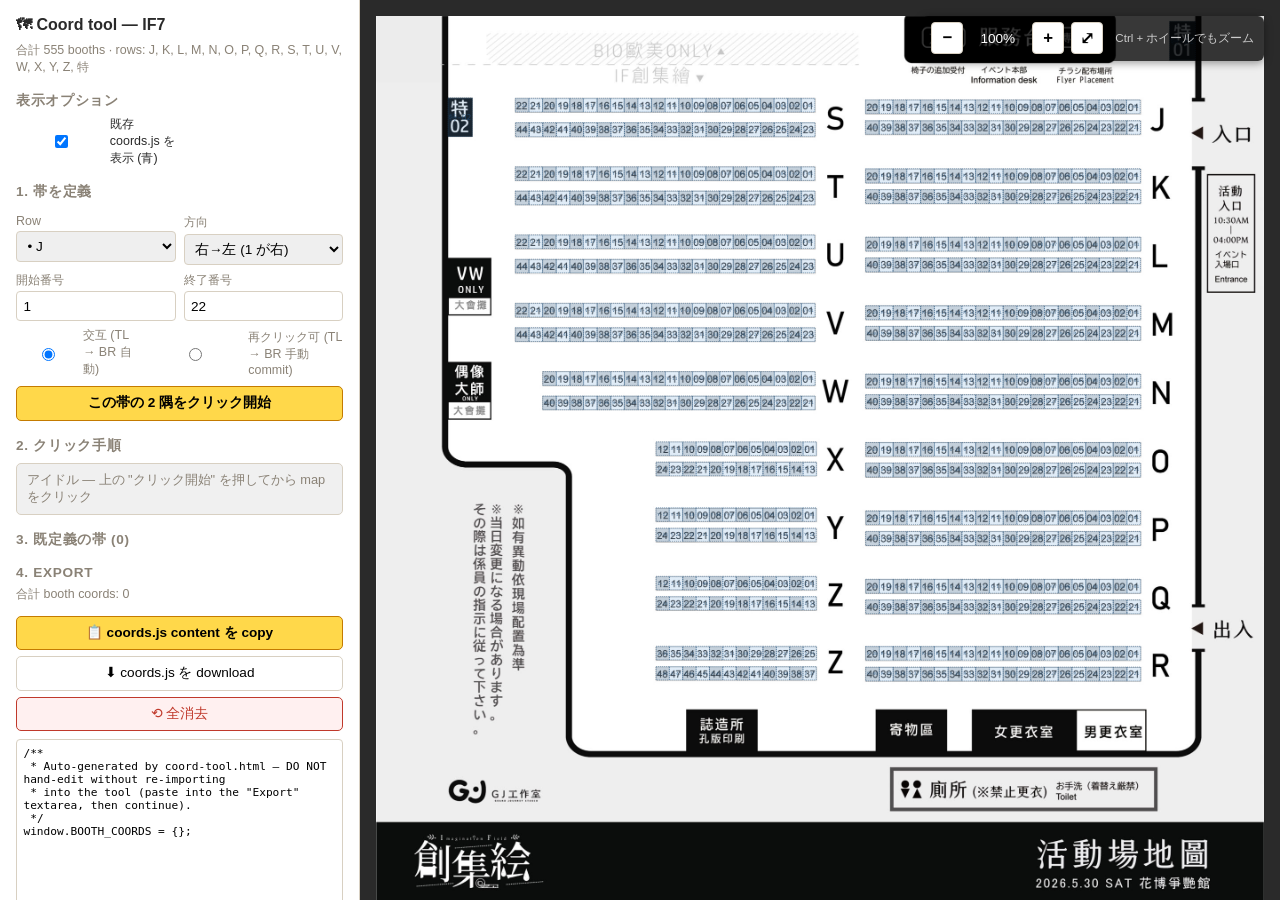
<file: if7-2026-05/coord-tool.html>
<!DOCTYPE html>
<html lang="ja">
<head>
  <meta charset="UTF-8">
  <meta name="viewport" content="width=device-width, initial-scale=1.0">
  <title>Booth Coord Tool · cho-tsukuyomi-map (IF7)</title>
  <style>
    :root {
      --bg: #faf7f2;
      --panel: #fff;
      --border: #d8d0c2;
      --text: #2a2a2a;
      --muted: #8a8276;
      --accent: #c47b00;
      --accent-bg: #ffd84a;
    }
    * { box-sizing: border-box; }
    html, body { margin: 0; padding: 0; height: 100%; background: var(--bg); color: var(--text); font-family: -apple-system, sans-serif; }
    .layout { display: grid; grid-template-columns: 360px 1fr; height: 100vh; }
    .sidebar { background: var(--panel); border-right: 1px solid var(--border); padding: 1rem; overflow-y: auto; }
    .map-wrap { position: relative; overflow: auto; background: #2a2a2a; padding: 1rem; touch-action: pan-x pan-y; }
    .map-inner { position: relative; display: inline-block; width: 100%; }
    .map-inner img { display: block; width: 100%; -webkit-user-drag: none; user-select: none; }
    .map-inner svg { position: absolute; inset: 0; width: 100%; height: 100%; cursor: crosshair; }
    /* Floating zoom toolbar — fixed within .map-wrap visible area so it
       stays accessible when scrolled away from the top-left corner. */
    .zoom-toolbar {
      position: fixed; top: 1rem; right: 1rem;
      display: flex; gap: 0.4rem; align-items: center;
      background: rgba(0,0,0,0.78); padding: 0.4rem 0.6rem;
      border-radius: 6px;
      width: fit-content; color: #fff; font-size: 0.85rem;
      z-index: 20;
      box-shadow: 0 2px 8px rgba(0,0,0,0.4);
    }
    .zoom-toolbar button {
      background: #fff; border: 1px solid var(--border); border-radius: 4px;
      width: 2rem; height: 2rem; cursor: pointer; font-weight: 600; font-size: 1.05rem;
      padding: 0;
    }
    .zoom-toolbar .zoom-display { min-width: 3.5rem; text-align: center; font-variant-numeric: tabular-nums; }
    .zoom-toolbar .hint { font-size: 0.72rem; opacity: 0.75; margin-left: 0.4rem; }
    h2 { font-size: 1rem; margin: 0 0 0.5rem; }
    h3 { font-size: 0.85rem; margin: 1rem 0 0.4rem; color: var(--muted); text-transform: uppercase; letter-spacing: 0.05em; }
    label { display: block; font-size: 0.78rem; color: var(--muted); margin: 0.4rem 0 0.15rem; }
    input, select { width: 100%; padding: 0.4rem; border: 1px solid var(--border); border-radius: 4px; font-family: inherit; font-size: 0.85rem; }
    .row { display: grid; grid-template-columns: 1fr 1fr; gap: 0.5rem; }
    button { padding: 0.45rem 0.8rem; border: 1px solid var(--border); background: #fff; border-radius: 5px; cursor: pointer; font-size: 0.85rem; font-family: inherit; }
    button.primary { background: var(--accent-bg); border-color: var(--accent); font-weight: 600; }
    button:disabled { opacity: 0.5; cursor: not-allowed; }
    .status { padding: 0.5rem 0.6rem; background: #fff7d6; border: 1px solid var(--accent); border-radius: 5px; font-size: 0.8rem; margin: 0.5rem 0; }
    .status.idle { background: #f0f0f0; border-color: var(--border); color: var(--muted); }
    .bands-list { font-size: 0.78rem; }
    .bands-list .band { padding: 0.35rem 0.5rem; background: #fcfaf6; border: 1px solid var(--border); border-radius: 4px; margin-bottom: 0.3rem; display: flex; justify-content: space-between; align-items: center; gap: 0.3rem; }
    .bands-list .band button { padding: 0.15rem 0.4rem; font-size: 0.72rem; }
    textarea { width: 100%; min-height: 200px; font-family: ui-monospace, monospace; font-size: 0.7rem; padding: 0.4rem; border: 1px solid var(--border); border-radius: 4px; resize: vertical; }
    .stat { font-size: 0.78rem; color: var(--muted); margin-top: 0.3rem; }
    /* SVG overlay styles */
    svg rect.preview { fill: var(--accent-bg); fill-opacity: 0.35; stroke: var(--accent); stroke-width: 1; stroke-dasharray: 3,2; vector-effect: non-scaling-stroke; }
    svg rect.placed { fill: #93c47d; fill-opacity: 0.28; stroke: #38761d; stroke-width: 0.5; vector-effect: non-scaling-stroke; }
    /* Upstream coords already in coords.js — different colour so howish can
       see at a glance which cells are already mapped and which are still pending. */
    svg rect.upstream { fill: #5b9bd5; fill-opacity: 0.18; stroke: #1f4e79; stroke-width: 0.4; stroke-dasharray: 1.2,0.8; vector-effect: non-scaling-stroke; }
    svg rect.corner-marker { fill: red; }
    svg rect.corner-marker-tl { fill: #1565c0; }
    svg rect.corner-marker-br { fill: #c62828; }
    /* font-size is overridden per-rect in renderAll() so labels scale with cell */
    svg text.placed-label { font-family: monospace; fill: #38761d; pointer-events: none; }
    svg text.upstream-label { font-family: monospace; fill: #1f4e79; opacity: 0.7; pointer-events: none; }
    .toggle-row { display: flex; gap: 0.4rem; flex-wrap: wrap; margin-top: 0.4rem; }
    .toggle-row label { display: inline-flex; align-items: center; gap: 0.25rem; font-size: 0.78rem; color: var(--text); margin: 0; cursor: pointer; }
    .mode-radio { display: flex; gap: 0.6rem; margin-top: 0.4rem; font-size: 0.82rem; }
    .mode-radio label { display: inline-flex; align-items: center; gap: 0.25rem; margin: 0; cursor: pointer; }
  </style>
</head>
<body>
<div class="layout">
  <aside class="sidebar">
    <h2>🗺 Coord tool — IF7</h2>
    <p class="stat" id="counts">読込中…</p>

    <h3>表示オプション</h3>
    <div class="toggle-row">
      <label><input type="checkbox" id="show-upstream" checked> 既存 coords.js を表示 (青)</label>
    </div>

    <h3>1. 帯を定義</h3>
    <div class="row">
      <div>
        <label>Row</label>
        <select id="row-select"></select>
      </div>
      <div>
        <label>方向</label>
        <select id="direction">
          <option value="lr">左→右 (1 が左)</option>
          <option value="rl" selected>右→左 (1 が右)</option>
          <option value="tb">上→下 (1 が上)</option>
          <option value="bt">下→上 (1 が下)</option>
        </select>
      </div>
    </div>
    <div class="row">
      <div><label>開始番号</label><input type="number" id="start-num" min="1" max="99" value="1"></div>
      <div><label>終了番号</label><input type="number" id="end-num" min="1" max="99" value="22"></div>
    </div>
    <div class="mode-radio">
      <label><input type="radio" name="input-mode" value="alternate" checked> 交互 (TL → BR 自動)</label>
      <label><input type="radio" name="input-mode" value="refine"> 再クリック可 (TL → BR 手動 commit)</label>
    </div>
    <button id="begin-band" class="primary" style="width:100%; margin-top:0.5rem;">この帯の 2 隅をクリック開始</button>
    <button id="refine-tl-start" style="width:100%; margin-top:0.3rem; display:none;">TL refine 開始 (何度でも click 可)</button>
    <button id="refine-br-start" style="width:100%; margin-top:0.3rem; display:none;">BR refine 開始 (何度でも click 可)</button>
    <button id="refine-commit" class="primary" style="width:100%; margin-top:0.3rem; display:none;">band を commit</button>

    <!-- Nudge panel — adjust the active anchor by a small step. Only
         visible when refine mode is on. step is in viewBox % units. -->
    <div id="nudge-panel" style="display:none; margin-top:0.5rem; padding:0.4rem; background:#fdf6e3; border:1px solid var(--border); border-radius:4px;">
      <div style="font-size:0.78rem; color:var(--muted); margin-bottom:0.25rem;">微調整 (現在の anchor を移動)</div>
      <div style="display:flex; align-items:center; gap:0.3rem; flex-wrap:wrap;">
        <label style="font-size:0.72rem;">step</label>
        <input type="number" id="nudge-step" min="0.01" max="2" step="0.01" value="0.1" style="width:4.5rem; padding:0.15rem;">
        <span style="font-size:0.7rem; color:var(--muted);">%</span>
        <button id="nudge-up" type="button" title="↑">↑</button>
        <button id="nudge-left" type="button" title="←">←</button>
        <button id="nudge-down" type="button" title="↓">↓</button>
        <button id="nudge-right" type="button" title="→">→</button>
      </div>
      <div style="font-size:0.7rem; color:var(--muted); margin-top:0.2rem;">↑/↓/←/→ で active anchor を 上の step だけ移動 (キーボード矢印も可)</div>
    </div>

    <h3>2. クリック手順</h3>
    <div class="status idle" id="status">アイドル — 上の "クリック開始" を押してから map をクリック</div>

    <h3>3. 既定義の帯 (<span id="band-count">0</span>)</h3>
    <div class="bands-list" id="bands-list"></div>

    <h3>4. Export</h3>
    <p class="stat">合計 booth coords: <span id="coord-count">0</span></p>
    <button id="copy-json" class="primary" style="width:100%;">📋 coords.js content を copy</button>
    <button id="dl-json" style="width:100%; margin-top:0.4rem;">⬇ coords.js を download</button>
    <button id="reset" style="width:100%; margin-top:0.4rem; background:#fff0f0; border-color:#c0392b; color:#c0392b;">⟲ 全消去</button>
    <textarea id="json-out" style="margin-top:0.5rem;" readonly></textarea>
  </aside>

  <div class="map-wrap" id="map-wrap">
    <div class="zoom-toolbar">
      <button type="button" id="zoom-out" title="ズームアウト (Ctrl+Wheel ↓)">−</button>
      <span class="zoom-display" id="zoom-display">100%</span>
      <button type="button" id="zoom-in" title="ズームイン (Ctrl+Wheel ↑)">+</button>
      <button type="button" id="zoom-fit" title="幅にフィット">⤢</button>
      <span class="hint">Ctrl + ホイールでもズーム</span>
    </div>
    <div class="map-inner" id="map-inner">
      <img id="map-img" src="map.jpg" alt="map">
      <svg id="overlay" xmlns="http://www.w3.org/2000/svg" viewBox="0 0 100 100" preserveAspectRatio="none"></svg>
    </div>
  </div>
</div>

<script src="data.js"></script>
<script src="coords.js"></script>
<script>
/**
 * Booth coord tool — band-mode input.
 *
 * Flow:
 *  - User picks a row letter (S/J/T/U/Y), start+end numbers, direction.
 *  - Clicks "begin band" → next two map clicks define top-left then bottom-right of the band.
 *  - Tool auto-distributes N cells evenly along the chosen direction,
 *    assigns to "<row>-<padded N>", merges into global coords table.
 *  - User repeats for each band. Live JSON output ready to paste.
 *
 * Persisted to localStorage so reloads don't lose work.
 */

const STORAGE_KEY = 'cho-tsukuyomi-coord-tool';
const overlay = document.getElementById('overlay');
const statusEl = document.getElementById('status');
const bandsListEl = document.getElementById('bands-list');
const jsonOut = document.getElementById('json-out');
const counts = document.getElementById('counts');
const bandCountEl = document.getElementById('band-count');
const coordCountEl = document.getElementById('coord-count');

let state = loadState();  // { coords: {<id>: {x,y,w,h}}, bands: [{key,row,start,end,dir,r}], }
let mode = 'idle';        // 'idle' | 'waiting1' | 'waiting2' | 'refine-tl' | 'refine-br'
let pendingCorner1 = null;
let pendingBand = null;   // {row, start, end, dir} captured when "begin band" pressed
// Refinement-mode pendings — each click overwrites so howish can re-click
// to fine-tune the same anchor until it lines up exactly.
let refinedTL = null;
let refinedBR = null;

// Upstream coords loaded from coords.js (snapshot at page load).
const upstreamCoords = (window.BOOTH_COORDS && Object.keys(window.BOOTH_COORDS).length) ? { ...window.BOOTH_COORDS } : {};
let showUpstream = true;

function loadState() {
  try {
    const raw = localStorage.getItem(STORAGE_KEY);
    if (raw) return JSON.parse(raw);
  } catch (e) {}
  return { coords: {}, bands: [] };
}
function saveState() {
  try { localStorage.setItem(STORAGE_KEY, JSON.stringify(state)); } catch (e) {}
}

// Populate row-select with A-Z plus the 特 (organiser-curated special)
// row. Letters that have at least one booth in the current data get a
// leading •; the rest get a ◦ so howish can tell at a glance which rows
// are merely scaffolding vs already populated.
function init() {
  const rows = new Set();
  for (const b of (window.BOOTHS || [])) {
    const m = b.booth_id.match(/^([A-Z]|特)-/);
    if (m) rows.add(m[1]);
  }
  const sel = document.getElementById('row-select');
  const all = ['特'];
  for (let code = 65; code <= 90; code++) all.push(String.fromCharCode(code));
  all.forEach(r => {
    const opt = document.createElement('option');
    opt.value = r;
    opt.textContent = (rows.has(r) ? '• ' : '◦ ') + r;
    sel.appendChild(opt);
  });
  // Default to the first row that actually has booths so the dropdown
  // doesn't open on a placeholder. Sort with 特 last to match physical
  // map layout (特 sits separately from the main grid).
  if (rows.size) {
    const sorted = [...rows].sort((a, b) => {
      if (a === '特') return 1;
      if (b === '特') return -1;
      return a.localeCompare(b);
    });
    sel.value = sorted[0];
  }
  counts.textContent = `合計 ${(window.BOOTHS || []).length} booths · rows: ${[...rows].sort().join(', ')}`;
  renderAll();
}

function readPendingBand() {
  const row = document.getElementById('row-select').value;
  const start = parseInt(document.getElementById('start-num').value, 10);
  const end = parseInt(document.getElementById('end-num').value, 10);
  const dir = document.getElementById('direction').value;
  if (!row || isNaN(start) || isNaN(end) || start > end) {
    setStatus('開始/終了番号が不正', 'warn'); return null;
  }
  return { row, start, end, dir };
}

function syncModeButtons() {
  const inputMode = document.querySelector('input[name="input-mode"]:checked').value;
  document.getElementById('begin-band').style.display = inputMode === 'alternate' ? '' : 'none';
  document.getElementById('refine-tl-start').style.display = inputMode === 'refine' ? '' : 'none';
  document.getElementById('refine-br-start').style.display = inputMode === 'refine' ? '' : 'none';
  document.getElementById('refine-commit').style.display = inputMode === 'refine' ? '' : 'none';
}
document.querySelectorAll('input[name="input-mode"]').forEach(r => {
  r.addEventListener('change', () => {
    syncModeButtons();
    // Reset any pending state when switching mode
    mode = 'idle'; pendingCorner1 = null; refinedTL = null; refinedBR = null;
    setStatus('モード変更: 上から開始ボタンを押す', 'idle');
    syncNudgePanel();
    renderAll();
  });
});
syncModeButtons();

document.getElementById('begin-band').addEventListener('click', () => {
  const pb = readPendingBand(); if (!pb) return;
  pendingBand = pb;
  pendingCorner1 = null;
  mode = 'waiting1';
  setStatus(`✦ ${pb.row}-${pad(pb.start)} の左上 (= 1 番) をクリックしてください`, 'wait');
});

// Refinement mode — each click in TL/BR phase overwrites the same anchor
// so howish can re-click until it's pixel-perfect, then explicit commit
// writes the band (or single cell when start == end).
document.getElementById('refine-tl-start').addEventListener('click', () => {
  const pb = readPendingBand(); if (!pb) return;
  pendingBand = pb;
  refinedTL = null;
  mode = 'refine-tl';
  setStatus(`📍 ${pb.row}-${pad(pb.start)} の TL をクリック (再クリックで上書き)`, 'wait');
  renderAll();
});

document.getElementById('refine-br-start').addEventListener('click', () => {
  if (!pendingBand) { setStatus('まず TL refine 開始 → TL クリック', 'warn'); return; }
  if (!refinedTL) { setStatus('TL がまだ未設定 — 一度クリックしてから BR へ', 'warn'); return; }
  refinedBR = null;
  mode = 'refine-br';
  setStatus(`📍 ${pendingBand.row}-${pad(pendingBand.end)} の BR をクリック (再クリックで上書き)`, 'wait');
  renderAll();
});

document.getElementById('refine-commit').addEventListener('click', () => {
  if (!pendingBand || !refinedTL || !refinedBR) {
    setStatus('TL / BR どちらか未設定', 'warn'); return;
  }
  commitBand(refinedTL, refinedBR);
  mode = 'idle';
  refinedTL = null; refinedBR = null; pendingBand = null;
  setStatus('✓ 帯 commit', 'idle');
  syncNudgePanel();
  renderAll();
});

// Nudge panel helpers ------------------------------------------------
function nudgeActive(dx, dy) {
  if (mode === 'refine-tl' && refinedTL) {
    refinedTL.x = Math.max(0, Math.min(100, refinedTL.x + dx));
    refinedTL.y = Math.max(0, Math.min(100, refinedTL.y + dy));
    setStatus(`📍 TL = (${refinedTL.x.toFixed(2)}, ${refinedTL.y.toFixed(2)}) — 微調整`, 'wait');
    renderAll();
  } else if (mode === 'refine-br' && refinedBR) {
    refinedBR.x = Math.max(0, Math.min(100, refinedBR.x + dx));
    refinedBR.y = Math.max(0, Math.min(100, refinedBR.y + dy));
    setStatus(`📍 BR = (${refinedBR.x.toFixed(2)}, ${refinedBR.y.toFixed(2)}) — 微調整`, 'wait');
    renderAll();
  }
}
function getNudgeStep() {
  const v = parseFloat(document.getElementById('nudge-step').value);
  return isNaN(v) ? 0.1 : Math.max(0.01, Math.min(2, v));
}
function syncNudgePanel() {
  const panel = document.getElementById('nudge-panel');
  const isActive = (mode === 'refine-tl' && refinedTL) || (mode === 'refine-br' && refinedBR);
  panel.style.display = isActive ? '' : 'none';
}
document.getElementById('nudge-up').addEventListener('click',    () => nudgeActive(0, -getNudgeStep()));
document.getElementById('nudge-down').addEventListener('click',  () => nudgeActive(0, +getNudgeStep()));
document.getElementById('nudge-left').addEventListener('click',  () => nudgeActive(-getNudgeStep(), 0));
document.getElementById('nudge-right').addEventListener('click', () => nudgeActive(+getNudgeStep(), 0));
// Keyboard arrows also nudge — bypass when typing in an input.
window.addEventListener('keydown', (e) => {
  if (e.target.tagName === 'INPUT' || e.target.tagName === 'TEXTAREA' || e.target.tagName === 'SELECT') return;
  const s = getNudgeStep();
  if (e.key === 'ArrowUp')    { nudgeActive(0, -s); e.preventDefault(); }
  if (e.key === 'ArrowDown')  { nudgeActive(0, +s); e.preventDefault(); }
  if (e.key === 'ArrowLeft')  { nudgeActive(-s, 0); e.preventDefault(); }
  if (e.key === 'ArrowRight') { nudgeActive(+s, 0); e.preventDefault(); }
});

overlay.addEventListener('click', (e) => {
  if (mode === 'idle') return;
  const rect = overlay.getBoundingClientRect();
  const x = ((e.clientX - rect.left) / rect.width) * 100;
  const y = ((e.clientY - rect.top) / rect.height) * 100;
  if (mode === 'waiting1') {
    pendingCorner1 = { x, y };
    mode = 'waiting2';
    setStatus(`✦ ${pendingBand.row}-${pad(pendingBand.end)} の右下 (= 最後) をクリックしてください`, 'wait');
    renderAll();
  } else if (mode === 'waiting2') {
    const c2 = { x, y };
    commitBand(pendingCorner1, c2);
    mode = 'idle';
    pendingCorner1 = null;
    setStatus('✓ 帯追加。次の帯を定義するには上から設定して "クリック開始"', 'idle');
    renderAll();
  } else if (mode === 'refine-tl') {
    refinedTL = { x, y };
    setStatus(`📍 TL = (${x.toFixed(2)}, ${y.toFixed(2)}) — 再クリックで上書き / BR へ進むには "BR refine 開始"`, 'wait');
    syncNudgePanel();
    renderAll();
  } else if (mode === 'refine-br') {
    refinedBR = { x, y };
    setStatus(`📍 BR = (${x.toFixed(2)}, ${y.toFixed(2)}) — 再クリックで上書き / "band を commit" で確定`, 'wait');
    syncNudgePanel();
    renderAll();
  }
});

function commitBand(c1, c2) {
  const { row, start, end, dir } = pendingBand;
  // Normalise to top-left + bottom-right
  const xMin = Math.min(c1.x, c2.x), xMax = Math.max(c1.x, c2.x);
  const yMin = Math.min(c1.y, c2.y), yMax = Math.max(c1.y, c2.y);
  const n = end - start + 1;
  // For dir=lr: first cell at xMin, last cell at xMax. cell_w = (xMax - xMin) / n? No —
  // c1 should be TL of first cell, c2 BR of last cell, so width spans n cells.
  // Cell width = (total width) / n, cell height = full height.
  const cells = [];
  for (let i = 0; i < n; i++) {
    let cell;
    if (dir === 'lr') {
      const w = (xMax - xMin) / n;
      cell = { x: xMin + i * w, y: yMin, w: w, h: yMax - yMin };
    } else if (dir === 'rl') {
      const w = (xMax - xMin) / n;
      cell = { x: xMax - (i + 1) * w, y: yMin, w: w, h: yMax - yMin };
    } else if (dir === 'tb') {
      const h = (yMax - yMin) / n;
      cell = { x: xMin, y: yMin + i * h, w: xMax - xMin, h };
    } else if (dir === 'bt') {
      const h = (yMax - yMin) / n;
      cell = { x: xMin, y: yMax - (i + 1) * h, w: xMax - xMin, h };
    }
    const num = start + i;
    const id = `${row}-${pad(num)}`;
    cells.push({ id, ...cell });
  }
  // Record band metadata + write coords
  const key = `${row}-${pad(start)}..${pad(end)}-${dir}`;
  // Remove existing band with same key (replace)
  state.bands = state.bands.filter(b => b.key !== key);
  state.bands.push({ key, row, start, end, dir, c1, c2, n });
  for (const c of cells) {
    state.coords[c.id] = { x: round(c.x), y: round(c.y), w: round(c.w), h: round(c.h) };
  }
  saveState();
}

function deleteBand(key) {
  const band = state.bands.find(b => b.key === key);
  if (!band) return;
  // Remove all coords this band created
  for (let i = 0; i < band.n; i++) {
    const id = `${band.row}-${pad(band.start + i)}`;
    delete state.coords[id];
  }
  state.bands = state.bands.filter(b => b.key !== key);
  saveState();
  renderAll();
}

function setStatus(text, kind) {
  statusEl.textContent = text;
  statusEl.className = 'status ' + (kind === 'idle' ? 'idle' : '');
}

function drawCrosshair(c, color) {
  const ns = 'http://www.w3.org/2000/svg';
  // Small + crosshair (0.5 viewBox units = 0.5% of map). The stroke is
  // non-scaling so it stays at pixel-thin even when the map is zoomed.
  // Thickness intentionally hair-thin (≈ 0.06 viewBox units) so the
  // marker doesn't visually mask the cell corner under it.
  const half = 0.35;
  const g = document.createElementNS(ns, 'g');
  g.setAttribute('stroke', color);
  g.setAttribute('stroke-width', '0.06');
  g.setAttribute('vector-effect', 'non-scaling-stroke');
  g.setAttribute('pointer-events', 'none');
  const h = document.createElementNS(ns, 'line');
  h.setAttribute('x1', c.x - half); h.setAttribute('y1', c.y);
  h.setAttribute('x2', c.x + half); h.setAttribute('y2', c.y);
  g.appendChild(h);
  const v = document.createElementNS(ns, 'line');
  v.setAttribute('x1', c.x); v.setAttribute('y1', c.y - half);
  v.setAttribute('x2', c.x); v.setAttribute('y2', c.y + half);
  g.appendChild(v);
  overlay.appendChild(g);
}

function renderAll() {
  // Wipe overlay
  while (overlay.firstChild) overlay.removeChild(overlay.firstChild);
  const ns = 'http://www.w3.org/2000/svg';

  // --- Upstream coords from coords.js — draw FIRST so local edits paint on top ---
  if (showUpstream) {
    for (const [id, c] of Object.entries(upstreamCoords)) {
      // Skip if user already overwrote in local state (avoid double-render)
      if (state.coords[id]) continue;
      const r = document.createElementNS(ns, 'rect');
      r.setAttribute('x', c.x); r.setAttribute('y', c.y);
      r.setAttribute('width', c.w); r.setAttribute('height', c.h);
      r.setAttribute('class', 'upstream');
      overlay.appendChild(r);
      const fs = Math.min(c.h * 0.5, (c.w / id.length) * 1.3);
      if (fs >= 0.4) {
        const t = document.createElementNS(ns, 'text');
        t.setAttribute('x', c.x + c.w / 2);
        t.setAttribute('y', c.y + c.h / 2);
        t.setAttribute('text-anchor', 'middle');
        t.setAttribute('dominant-baseline', 'central');
        t.setAttribute('font-size', fs);
        t.setAttribute('class', 'upstream-label');
        t.textContent = id;
        overlay.appendChild(t);
      }
    }
  }

  // Draw every local coord as placed rect + label
  const known = new Set((window.BOOTHS || []).map(b => b.booth_id));
  for (const [id, c] of Object.entries(state.coords)) {
    const r = document.createElementNS(ns, 'rect');
    r.setAttribute('x', c.x); r.setAttribute('y', c.y);
    r.setAttribute('width', c.w); r.setAttribute('height', c.h);
    r.setAttribute('class', known.has(id) ? 'placed' : 'placed');
    if (!known.has(id)) r.style.opacity = '0.4';
    overlay.appendChild(r);
    // Adaptive font: scale label to cell dims so it never overflows.
    // Skip entirely if the cell is too small to hold even 3 chars.
    // viewBox is 0-100; font-size is in those units.
    const fs = Math.min(c.h * 0.55, (c.w / id.length) * 1.4);
    if (fs >= 0.4) {
      const t = document.createElementNS(ns, 'text');
      t.setAttribute('x', c.x + c.w / 2);
      t.setAttribute('y', c.y + c.h / 2);
      t.setAttribute('text-anchor', 'middle');
      t.setAttribute('dominant-baseline', 'central');
      t.setAttribute('font-size', fs);
      t.setAttribute('class', 'placed-label');
      t.textContent = id;
      overlay.appendChild(t);
    }
  }
  // Bands list
  bandsListEl.innerHTML = '';
  for (const b of state.bands) {
    const div = document.createElement('div');
    div.className = 'band';
    div.innerHTML = `<span>${b.row}-${pad(b.start)} .. ${b.row}-${pad(b.end)} (${b.dir}, ${b.n})</span>`;
    const btn = document.createElement('button');
    btn.textContent = '✕'; btn.title = '削除';
    btn.addEventListener('click', () => deleteBand(b.key));
    div.appendChild(btn);
    bandsListEl.appendChild(div);
  }
  // Draw pending alternate-mode TL corner marker (small +)
  if (pendingCorner1) drawCrosshair(pendingCorner1, '#c00');
  // Refinement mode pending markers
  if (refinedTL) drawCrosshair(refinedTL, '#1565c0');
  if (refinedBR) drawCrosshair(refinedBR, '#c62828');
  bandCountEl.textContent = state.bands.length;
  coordCountEl.textContent = Object.keys(state.coords).length;
  // JSON output
  const sorted = {};
  Object.keys(state.coords).sort((a, b) => a.localeCompare(b, 'en', { numeric: true })).forEach(k => sorted[k] = state.coords[k]);
  const body = `/**\n * Auto-generated by coord-tool.html — DO NOT hand-edit without re-importing\n * into the tool (paste into the "Export" textarea, then continue).\n */\nwindow.BOOTH_COORDS = ${JSON.stringify(sorted, null, 2)};\n`;
  jsonOut.value = body;
}

document.getElementById('copy-json').addEventListener('click', async () => {
  try {
    await navigator.clipboard.writeText(jsonOut.value);
    setStatus('✓ クリップボードにコピーした、coords.js に貼り付けて commit', 'idle');
  } catch (e) {
    jsonOut.select(); document.execCommand('copy');
    setStatus('✓ コピー (fallback)', 'idle');
  }
});

document.getElementById('dl-json').addEventListener('click', () => {
  const blob = new Blob([jsonOut.value], { type: 'text/javascript' });
  const a = document.createElement('a');
  a.href = URL.createObjectURL(blob);
  a.download = 'coords.js';
  a.click();
  URL.revokeObjectURL(a.href);
});

document.getElementById('reset').addEventListener('click', () => {
  if (!confirm('全 coords + 全 band を消去します。よろしいですか?')) return;
  state = { coords: {}, bands: [] };
  saveState();
  renderAll();
});

function pad(n) { return String(n).padStart(2, '0'); }
function round(v) { return Math.round(v * 100) / 100; }

// === Zoom ===
// .map-inner has width: <zoom * 100>% so the image (width:100% of its
// parent) and the SVG overlay (inset:0) both scale together. The
// surrounding .map-wrap has overflow:auto so scroll bars appear when
// zoomed in. Click→viewBox coord math is unaffected: we already
// divide by overlay.getBoundingClientRect().width which already
// reflects the scaled width.
let zoom = 1;
const mapInner = document.getElementById('map-inner');
const mapWrap = document.getElementById('map-wrap');
const zoomDisplay = document.getElementById('zoom-display');

function setZoom(z, anchor) {
  const prev = zoom;
  zoom = Math.max(0.25, Math.min(8, z));
  if (prev === zoom) { zoomDisplay.textContent = Math.round(zoom * 100) + '%'; return; }
  // Zoom-at-cursor: use mapInner's actual rect so the math is correct even
  // when .map-wrap has padding or any toolbar offset above mapInner.
  if (anchor) {
    const before = mapInner.getBoundingClientRect();
    const fracX = (anchor.x - before.left) / before.width;
    const fracY = (anchor.y - before.top) / before.height;
    mapInner.style.width = (zoom * 100) + '%';
    // Force layout so the new rect reflects the size change.
    const after = mapInner.getBoundingClientRect();
    // Where the anchor's image point now sits on screen vs where we want it.
    const targetLeft = anchor.x - fracX * after.width;
    const targetTop = anchor.y - fracY * after.height;
    mapWrap.scrollLeft += after.left - targetLeft;
    mapWrap.scrollTop += after.top - targetTop;
  } else {
    mapInner.style.width = (zoom * 100) + '%';
  }
  zoomDisplay.textContent = Math.round(zoom * 100) + '%';
}

document.getElementById('zoom-in').addEventListener('click', () => setZoom(zoom * 1.4));
document.getElementById('zoom-out').addEventListener('click', () => setZoom(zoom / 1.4));
document.getElementById('zoom-fit').addEventListener('click', () => { setZoom(1); mapWrap.scrollTo(0, 0); });

// Ctrl/Cmd + wheel → zoom at cursor. Plain wheel is normal scroll.
mapWrap.addEventListener('wheel', (e) => {
  if (!e.ctrlKey && !e.metaKey) return;
  e.preventDefault();
  const factor = e.deltaY < 0 ? 1.18 : 1 / 1.18;
  setZoom(zoom * factor, { x: e.clientX, y: e.clientY });
}, { passive: false });

// Pinch-to-zoom for touch devices. We track two-finger gestures via
// pointer events and update zoom by the change in finger distance.
const activePointers = new Map();
let pinchStartDist = 0;
let pinchStartZoom = 1;
let pinchCenter = null;
mapWrap.addEventListener('pointerdown', (e) => {
  if (e.pointerType !== 'touch') return;
  activePointers.set(e.pointerId, { x: e.clientX, y: e.clientY });
  if (activePointers.size === 2) {
    const pts = [...activePointers.values()];
    pinchStartDist = Math.hypot(pts[0].x - pts[1].x, pts[0].y - pts[1].y);
    pinchStartZoom = zoom;
    pinchCenter = { x: (pts[0].x + pts[1].x) / 2, y: (pts[0].y + pts[1].y) / 2 };
  }
});
mapWrap.addEventListener('pointermove', (e) => {
  if (!activePointers.has(e.pointerId)) return;
  activePointers.set(e.pointerId, { x: e.clientX, y: e.clientY });
  if (activePointers.size === 2 && pinchStartDist > 0) {
    const pts = [...activePointers.values()];
    const d = Math.hypot(pts[0].x - pts[1].x, pts[0].y - pts[1].y);
    // Anchor at the CURRENT midpoint of the two fingers so the zoom-center
    // tracks where the fingers actually are right now (not the start point).
    const cur = { x: (pts[0].x + pts[1].x) / 2, y: (pts[0].y + pts[1].y) / 2 };
    setZoom(pinchStartZoom * (d / pinchStartDist), cur);
    e.preventDefault();
  }
}, { passive: false });
function clearPointer(e) {
  activePointers.delete(e.pointerId);
  if (activePointers.size < 2) { pinchStartDist = 0; pinchCenter = null; }
}
mapWrap.addEventListener('pointerup', clearPointer);
mapWrap.addEventListener('pointercancel', clearPointer);
mapWrap.addEventListener('pointerleave', clearPointer);

// Upstream-display toggle
document.getElementById('show-upstream').addEventListener('change', (e) => {
  showUpstream = e.target.checked;
  renderAll();
});

init();
</script>
</body>
</html>
</file>
<file: hub.css>
:root {
  --bg: #fafafa;
  --bg-card: #fff;
  --text: #222;
  --text-muted: #666;
  --border: #ddd;
  --accent: #6a4c93;
  --accent-dark: #4a3a5c;
}

* { box-sizing: border-box; }

body {
  font-family: -apple-system, BlinkMacSystemFont, "Hiragino Sans", "Yu Gothic UI", sans-serif;
  background: var(--bg);
  color: var(--text);
  margin: 0;
  padding: 0;
  line-height: 1.6;
}

.hub-header {
  background: linear-gradient(135deg, var(--accent-dark) 0%, var(--accent) 100%);
  color: #fff;
  padding: 2.5rem 1.5rem;
  text-align: center;
}

.hub-header h1 {
  margin: 0;
  font-size: 2rem;
}

.hub-subtitle {
  margin: 0.5rem 0 0;
  font-size: 0.95rem;
  opacity: 0.85;
}

.hub-main {
  max-width: 800px;
  margin: 2rem auto;
  padding: 0 1.2rem;
}

section { margin: 2rem 0; }

h2 {
  margin: 1.2rem 0 1rem 0;
  padding-bottom: 0.4rem;
  border-bottom: 2px solid var(--accent);
  font-size: 1.3rem;
}

.group-title {
  margin: 1.4rem 0 0.6rem 0;
  font-size: 1.05rem;
  color: var(--text-muted);
}

.event-list {
  display: flex;
  flex-direction: column;
  gap: 0.8rem;
}

.event-card {
  display: flex;
  gap: 1rem;
  padding: 1rem 1.2rem;
  background: var(--bg-card);
  border: 1px solid var(--border);
  border-left: 5px solid var(--accent);
  border-radius: 10px;
  text-decoration: none;
  color: var(--text);
  transition: transform 0.12s, box-shadow 0.12s;
}

.event-card:hover {
  transform: translateY(-2px);
  box-shadow: 0 4px 12px rgba(0,0,0,0.08);
}

.event-card.status-past {
  border-left-color: var(--text-muted);
  opacity: 0.92;
}

.event-card.status-upcoming {
  border-left-color: #d32f2f;
}

.event-card.no-guide {
  cursor: default;
  background: #f9f7f2;
}
.event-card.no-guide:hover {
  transform: none;
  box-shadow: 0 1px 3px rgba(0,0,0,0.08);
}

.event-no-guide-note {
  font-size: 0.78rem;
  color: var(--text-muted);
  font-style: italic;
  margin-top: 0.3rem;
}

.event-icon {
  font-size: 2.4rem;
  flex: 0 0 auto;
  line-height: 1;
}

.event-body { flex: 1; min-width: 0; }

.event-name {
  font-weight: 700;
  color: var(--accent);
  font-size: 1.1rem;
  line-height: 1.3;
}

.event-fandom {
  font-size: 0.85rem;
  color: var(--text-muted);
  margin-top: 0.15rem;
}

.event-meta {
  display: flex;
  flex-wrap: wrap;
  gap: 0.3rem 0.8rem;
  margin-top: 0.4rem;
  font-size: 0.83rem;
  color: var(--text-muted);
}

.event-summary {
  margin-top: 0.4rem;
  font-size: 0.88rem;
  color: var(--text);
}

.event-official {
  margin-top: 0.5rem;
  font-size: 0.8rem;
}

.event-official a {
  color: var(--accent);
  text-decoration: none;
}

.event-official a:hover { text-decoration: underline; }

.hub-circles-link {
  margin: 1.5rem 0;
}

.hub-circles-cta {
  display: flex;
  align-items: center;
  gap: 0.8rem;
  padding: 1rem 1.2rem;
  background: var(--bg-card);
  border: 1px solid var(--border);
  border-left: 5px solid var(--accent);
  border-radius: 10px;
  text-decoration: none;
  color: var(--text);
  transition: transform 0.12s, box-shadow 0.12s;
}
.hub-circles-cta:hover {
  transform: translateY(-2px);
  box-shadow: 0 4px 12px rgba(0,0,0,0.08);
}

.hub-circles-icon { font-size: 1.8rem; }
.hub-circles-cta > div { flex: 1; }
.hub-circles-cta strong {
  display: block;
  font-size: 1rem;
  color: var(--accent);
}
.hub-circles-sub {
  display: block;
  font-size: 0.82rem;
  color: var(--text-muted);
  margin-top: 0.15rem;
}
.hub-circles-arrow {
  font-size: 1.4rem;
  color: var(--accent);
}

.hub-about p {
  margin: 0.7rem 0;
  font-size: 0.92rem;
}

.hub-about ul {
  padding-left: 1.4rem;
  font-size: 0.88rem;
}

.hub-about li { margin: 0.2rem 0; }

.hub-policy {
  margin-top: 1rem;
  padding: 0.8rem 1rem;
  background: #f3edf7;
  border-radius: 8px;
  font-size: 0.85rem;
}

.hub-footer {
  text-align: center;
  padding: 2rem 1rem;
  color: var(--text-muted);
  font-size: 0.85rem;
  border-top: 1px solid var(--border);
  margin-top: 2rem;
}

.hub-footer a { color: var(--accent); }

.loading, .empty, .error {
  text-align: center;
  padding: 2rem 1rem;
  color: var(--text-muted);
}

.error { color: #d32f2f; }

@media (max-width: 600px) {
  .hub-header h1 { font-size: 1.5rem; }
  .event-card { padding: 0.8rem 1rem; }
  .event-icon { font-size: 2rem; }
  .event-name { font-size: 1rem; }
}

/* Simple Icons SVG brand mark — sized to match adjacent text via 1em,
   inherits color via currentColor so per-platform chip tints still apply.
   Without this rule, SVGs without explicit width/height attrs default to
   300x150 and blow up the chip. Shared across hub / circles / review. */
.platform-icon {
  width: 1em;
  height: 1em;
  vertical-align: -0.15em;
  fill: currentColor;
  flex-shrink: 0;
}
</file>
<file: event-shell.css>
/* HTML `hidden` attribute → always wins over any author `display: *` rule.
   Author CSS (e.g. `.modal { display: flex }`) normally beats the UA
   stylesheet's implicit `display: none` for [hidden]. This one-line rule
   restores the spec intent so JS can set `el.hidden = true` without each
   element type needing its own `.foo[hidden] { display: none !important }`
   companion rule. */
[hidden] { display: none !important; }

:root {
  --bg: #fafafa;
  --bg-card: #fff;
  --text: #222;
  --text-muted: #666;
  --border: #ddd;
  --tier-sp: #d32f2f;
  --tier-a: #f57c00;
  --tier-b: #1976d2;
  --tier-c: #616161;
  --accent: #6a4c93;
}

* { box-sizing: border-box; }

body {
  font-family: -apple-system, BlinkMacSystemFont, "Hiragino Sans", "Yu Gothic UI", sans-serif;
  background: var(--bg);
  color: var(--text);
  margin: 0;
  padding: 0;
  line-height: 1.5;
}

header {
  background: linear-gradient(135deg, #4a3a5c 0%, #6a4c93 100%);
  color: #fff;
  padding: 1.5rem 1rem;
  text-align: center;
}

header h1 {
  margin: 0 0 0.5rem 0;
  font-size: 1.8rem;
}

header .event-info {
  margin: 0.5rem 0;
  font-size: 0.95rem;
  opacity: 0.95;
}

header .disclaimer {
  margin: 0.9rem auto 0 auto;
  padding: 0.7rem 1rem;
  background: rgba(255,255,255,0.10);
  border-radius: 8px;
  font-size: 0.8rem;
  line-height: 1.55;
  max-width: 640px;
  text-align: left;
}

header .community-credit {
  margin: 0.5rem auto 0 auto;
  font-size: 0.78rem;
  opacity: 0.85;
  max-width: 600px;
  padding: 0.35rem 0.6rem;
  background: rgba(255, 255, 255, 0.07);
  border-radius: 6px;
  border: 1px dashed rgba(255, 215, 0, 0.4);
}
/* Hide the credit block when the event hasn't set
   EVENT_CONFIG.community_catalog_url. app.js removes the element on
   load, but this rule keeps the pre-JS first paint clean too (prevents
   an empty bordered box from flashing during init). */
header .community-credit:empty {
  display: none;
}

header a {
  color: #ffd700;
  text-decoration: underline;
}

.share-btn {
  margin-top: 0.8rem;
  padding: 0.45rem 1.1rem;
  background: rgba(255,255,255,0.12);
  color: #fff;
  border: 1px solid rgba(255,255,255,0.3);
  border-radius: 20px;
  font-size: 0.85rem;
  cursor: pointer;
  transition: background 0.15s;
}

.share-btn:hover, .share-btn:active {
  background: rgba(255,255,255,0.25);
}

.share-btn.copied {
  background: #ffd700;
  color: #4a3a5c;
  border-color: #ffd700;
}

.header-actions {
  display: flex;
  flex-wrap: wrap;
  gap: 0.5rem;
  justify-content: center;
  margin-top: 0.5rem;
}

.header-actions .share-btn,
.header-actions .offline-btn {
  margin-top: 0;
}

.offline-btn {
  padding: 0.45rem 1.1rem;
  background: rgba(255,255,255,0.12);
  color: #fff;
  border: 1px solid rgba(255,255,255,0.3);
  border-radius: 20px;
  font-size: 0.85rem;
  cursor: pointer;
  transition: background 0.15s, border-color 0.15s;
}

.offline-btn:hover, .offline-btn:active {
  background: rgba(255,255,255,0.25);
}

.offline-btn.caching {
  background: rgba(255,215,0,0.25);
  border-color: #ffd700;
  cursor: progress;
}

.offline-btn.ready {
  background: rgba(76,175,80,0.85);
  border-color: #4caf50;
}

.offline-btn:disabled {
  opacity: 0.5;
  cursor: not-allowed;
}

.offline-status {
  margin: 0.4rem auto 0 auto;
  font-size: 0.78rem;
  color: rgba(255,255,255,0.85);
  min-height: 1em;
  max-width: 540px;
}

.edit-btn,
.edit-pending-btn {
  padding: 0.45rem 1.1rem;
  background: rgba(255,255,255,0.12);
  color: #fff;
  border: 1px solid rgba(255,255,255,0.3);
  border-radius: 20px;
  font-size: 0.85rem;
  cursor: pointer;
  transition: background 0.15s;
}

.edit-btn:hover, .edit-btn:active,
.edit-pending-btn:hover, .edit-pending-btn:active {
  background: rgba(255,255,255,0.25);
}

.edit-btn.active {
  background: rgba(255,193,7,0.85);
  border-color: #ffc107;
  color: #4a3a5c;
}

.edit-pending-btn {
  background: rgba(76,175,80,0.85);
  border-color: #4caf50;
  font-weight: 600;
}

.edit-mode-banner {
  background: #fff8e1;
  border-left: 4px solid #ffc107;
  padding: 0.5rem 0.8rem;
  margin: 0.4rem 0 0.6rem 0;
  font-size: 0.82rem;
  color: #6b4500;
  border-radius: 4px;
}

.edit-body-textarea {
  width: 100%;
  font-family: inherit;
  font-size: 0.92rem;
  line-height: 1.5;
  padding: 0.6rem;
  border: 1.5px solid #ffc107;
  border-radius: 6px;
  box-sizing: border-box;
  min-height: 240px;
  resize: vertical;
}

.edit-action-row {
  display: flex;
  gap: 0.5rem;
  margin: 0.5rem 0;
}

.edit-save-btn,
.edit-revert-btn {
  padding: 0.5rem 1rem;
  border-radius: 6px;
  border: none;
  cursor: pointer;
  font-size: 0.88rem;
}

.edit-save-btn {
  background: #4caf50;
  color: #fff;
  font-weight: 600;
}

.edit-revert-btn {
  background: #e0e0e0;
  color: #555;
}

.edit-panel {
  position: fixed;
  inset: 0;
  z-index: 200;
  display: flex;
  align-items: center;
  justify-content: center;
}

.edit-panel-backdrop {
  position: absolute;
  inset: 0;
  background: rgba(0,0,0,0.55);
}

.edit-panel-content {
  position: relative;
  background: #fff;
  max-width: 640px;
  width: 90%;
  max-height: 88vh;
  overflow-y: auto;
  padding: 1.5rem;
  border-radius: 10px;
  box-shadow: 0 6px 24px rgba(0,0,0,0.25);
}

.edit-panel-close {
  position: absolute;
  top: 0.4rem;
  right: 0.6rem;
  background: none;
  border: none;
  font-size: 1.8rem;
  cursor: pointer;
  line-height: 1;
}

.edit-panel-content h2 {
  margin: 0 0 0.6rem 0;
  font-size: 1.2rem;
}

.edit-panel-actions {
  display: flex;
  gap: 0.6rem;
  margin: 1rem 0;
  flex-wrap: wrap;
}

.edit-submit-btn {
  padding: 0.7rem 1.2rem;
  border: none;
  border-radius: 6px;
  font-size: 0.92rem;
  cursor: pointer;
  font-weight: 600;
}

.edit-submit-btn.primary {
  background: #2e7d32;
  color: #fff;
}
.edit-submit-btn.primary:hover {
  background: #1b5e20;
}

.edit-submit-btn:not(.primary) {
  background: #f0f0f0;
  color: #333;
}

.edit-panel-hint {
  margin: -0.4rem 0 0.6rem;
  font-size: 0.85rem;
  color: var(--text-muted);
}
.edit-panel-hint.warn {
  background: #fff7e0;
  border: 1px solid #f5d76e;
  border-radius: 4px;
  padding: 0.5rem 0.7rem;
  color: #7a5a00;
}

.edit-preview {
  margin: 1rem 0;
  font-size: 0.85rem;
}

.edit-preview pre {
  max-height: 280px;
  overflow: auto;
  background: #f8f8f8;
  padding: 0.6rem;
  border-radius: 4px;
  font-size: 0.78rem;
  white-space: pre-wrap;
}

.edit-panel-danger {
  margin-top: 1rem;
  padding-top: 0.8rem;
  border-top: 1px dashed #ddd;
}

.edit-clear-btn {
  background: #fff;
  color: #d32f2f;
  border: 1px solid #d32f2f;
  padding: 0.4rem 0.9rem;
  border-radius: 6px;
  cursor: pointer;
  font-size: 0.82rem;
}

.edit-panel-note {
  margin-top: 1rem;
  font-size: 0.78rem;
  color: #666;
}

section {
  max-width: 900px;
  margin: 1.5rem auto;
  padding: 0 1rem;
}

.map-section {
  text-align: center;
}

.map-zoom-viewport {
  position: relative;
  display: inline-block;
  max-width: 100%;
  overflow: hidden;
  touch-action: none;  /* let JS handle pinch + pan */
  line-height: 0;
}

.map-overlay-wrap {
  position: relative;
  display: inline-block;
  max-width: 100%;
  line-height: 0;
  transform-origin: 0 0;
  will-change: transform;
  user-select: none;
  -webkit-user-drag: none;
  /* Border + shadow live on the wrap (not the img) so the SVG overlay
   * can use inset: 0 — no more 2px arithmetic that broke fullscreen
   * alignment after we dropped the img border. */
  border: 2px solid var(--border);
  border-radius: 8px;
  box-shadow: 0 2px 8px rgba(0,0,0,0.1);
  box-sizing: border-box;
}
.map-overlay-wrap.zoomed { cursor: grab; }
.map-overlay-wrap.dragging { cursor: grabbing; }

.map-zoom-reset {
  position: absolute;
  top: 8px;
  right: 8px;
  z-index: 5;
  background: #fff;
  border: 1px solid #c47b00;
  border-radius: 6px;
  padding: 0.35rem 0.55rem;
  cursor: pointer;
  font-size: 1rem;
  font-weight: 700;
  color: #2a2a2a;
  line-height: 1;
  box-shadow: 0 2px 6px rgba(0,0,0,0.12);
}
.map-zoom-reset:hover { background: #ffd84a; }

.map-fullscreen-btn {
  position: absolute;
  top: 8px;
  left: 8px;
  z-index: 5;
  background: #fff;
  border: 1px solid #c47b00;
  border-radius: 6px;
  padding: 0.35rem 0.55rem;
  cursor: pointer;
  font-size: 1rem;
  font-weight: 700;
  color: #2a2a2a;
  line-height: 1;
  box-shadow: 0 2px 6px rgba(0,0,0,0.12);
}
.map-fullscreen-btn:hover { background: #ffd84a; }

/* Pseudo-fullscreen: lift the viewport above everything.
 * No flex centering — the JS pan logic (clampPan) does centering by
 * computing translate(tx, ty) for the wrap whenever scale <= 1, so it's
 * the single source of truth for placement. Flex centering on top of
 * that would double-offset and push the map off-screen on zoom. */
.map-zoom-viewport.fullscreen {
  position: fixed;
  inset: 0;
  width: 100vw;
  height: 100vh;
  z-index: 9999;
  background: #1a1a1a;
  max-width: none;
  display: block;
}
.map-zoom-viewport.fullscreen .map-overlay-wrap {
  max-width: none;
  max-height: none;
  /* Keep inline-block so the wrap shrinks to img dimensions —
   * display:block stretched it to 100vw while the img stayed at its
   * aspect ratio, leaving the SVG overlay wider than the img and
   * pushing booth rects to the right of their labels. */
  display: inline-block;
  /* Drop wrap border + shadow in fullscreen so the SVG padding-box
   * (which inset:0 binds to) doesn't carry a 2px offset that would
   * shift hit-rects right of their labels. The dark fullscreen bg
   * provides edge contrast already. */
  border: none;
  box-shadow: none;
  border-radius: 0;
}
.map-zoom-viewport.fullscreen .venue-map {
  display: block;
  max-width: 100vw;
  max-height: 100vh;
  width: auto;
  height: auto;
  border: none;
}
/* Hint chip should sit above the dark bg in fullscreen. */
.map-zoom-viewport.fullscreen .map-zoom-hint {
  background: rgba(255,255,255,0.85);
}

.map-zoom-hint {
  position: absolute;
  bottom: 6px;
  left: 50%;
  transform: translateX(-50%);
  z-index: 4;
  background: rgba(255,255,255,0.78);
  color: #6a4c93;
  font-size: 0.7rem;
  padding: 0.15rem 0.55rem;
  border-radius: 10px;
  pointer-events: none;
  transition: opacity 0.4s;
}
.map-zoom-hint.hidden { opacity: 0; }

.venue-map {
  max-width: 100%;
  height: auto;
  display: block;
}

.venue-map-overlay {
  position: absolute;
  inset: 0;
  width: 100%;
  height: 100%;
  pointer-events: none;
  border-radius: 6px;
}

.venue-map-overlay rect.match {
  fill: #ffd84a;
  fill-opacity: 0.55;
  stroke: #c47b00;
  stroke-width: 0.25;
  stroke-opacity: 0.9;
  vector-effect: non-scaling-stroke;
  pointer-events: none;
}

.venue-map-overlay rect.group {
  fill: none;
  stroke: #6a4c93;
  stroke-width: 0.4;
  stroke-dasharray: 1.2 0.6;
  stroke-opacity: 0.75;
  vector-effect: non-scaling-stroke;
  pointer-events: none;
}

.venue-map-overlay rect.click-target {
  fill: transparent;
  stroke: transparent;
  pointer-events: all;
  cursor: pointer;
  transition: fill 0.12s;
}
.venue-map-overlay rect.click-target:hover {
  fill: rgba(196, 123, 0, 0.18);
}

/* C108 sub-map controls (rendered by area-map.js): an exclusive 展示棟
 * selector + a カード連動 auto/all toggle. Styling only — logic is in the
 * event's own script, shared app.js stays generic. */
.submap-controls {
  display: flex;
  flex-wrap: wrap;
  align-items: center;
  justify-content: center;
  gap: 0.5rem 1.25rem;
  margin: 0.25rem auto 0.85rem;
}
.submap-tabs { display: flex; flex-wrap: wrap; gap: 0.4rem; justify-content: center; }
.submap-tab {
  font: inherit; font-size: 0.9rem; font-weight: 700;
  color: var(--accent, #6a4c93); background: #fff;
  border: 1.5px solid var(--border, #ddd); border-radius: 999px;
  padding: 0.34rem 0.9rem; cursor: pointer;
  transition: background 0.12s, border-color 0.12s, color 0.12s;
}
.submap-tab:hover { border-color: var(--accent, #6a4c93); }
.submap-tab.active {
  background: var(--accent, #6a4c93); border-color: var(--accent, #6a4c93);
  color: #fff;
}
.submap-link { display: inline-flex; align-items: center; gap: 0.35rem; }
.submap-link-label { font-size: 0.8rem; font-weight: 700; color: var(--text-muted, #666); }
.submap-link-btn {
  font: inherit; font-size: 0.82rem; font-weight: 700;
  color: var(--text-muted, #666); background: #f1efe9;
  border: 1.5px solid var(--border, #ddd);
  padding: 0.28rem 0.7rem; cursor: pointer;
}
.submap-link-btn:first-of-type { border-radius: 999px 0 0 999px; }
.submap-link-btn:last-of-type { border-radius: 0 999px 999px 0; margin-left: -1.5px; }
.submap-link-btn.active {
  color: #fff; background: #2a7d4f; border-color: #2a7d4f;
}
.venue-map-overlay rect.area-target {
  fill: transparent;
  stroke: transparent;
  pointer-events: all;
  cursor: pointer;
  transition: fill 0.12s;
}
.venue-map-overlay rect.area-target:hover {
  fill: rgba(106, 76, 147, 0.12);
}

.map-popup {
  position: absolute;
  background: #fff;
  border: 1px solid #c47b00;
  border-radius: 6px;
  padding: 0.5rem 0.55rem;
  box-shadow: 0 4px 14px rgba(0,0,0,0.18);
  z-index: 100;
  min-width: 170px;
  max-width: 240px;
  max-height: 70vh;
  overflow-y: auto;
  font-size: 0.85rem;
  color: #2a2a2a;
  cursor: pointer;
  transition: box-shadow 0.12s;
}
.map-popup:hover {
  box-shadow: 0 6px 18px rgba(196, 123, 0, 0.3);
}
.map-popup .popup-header {
  display: flex;
  align-items: baseline;
  gap: 0.4rem;
  flex-wrap: wrap;
  margin-bottom: 0.1rem;
}
.map-popup .popup-id {
  font-weight: 700;
  color: #c47b00;
  font-size: 0.9rem;
  flex-shrink: 0;
}
.map-popup .popup-name {
  font-weight: 600;
  line-height: 1.25;
  min-width: 0;
  word-break: break-word;
}
.map-popup .popup-author {
  font-size: 0.75rem;
  color: #666;
  margin: 0.1rem 0 0.35rem;
}
.map-popup .popup-thumb {
  display: block;
  width: 100%;
  height: auto;
  border-radius: 4px;
  margin: 0.3rem 0 0.15rem;
  background: #f5efe2;
}
.map-popup .popup-no-thumb {
  display: block;
  padding: 0.4rem 0.5rem;
  margin: 0.3rem 0 0.15rem;
  background: #fff7d6;
  border: 1px dashed #c47b00;
  border-radius: 4px;
  color: #6a4c93;
  font-size: 0.78rem;
  text-align: center;
}
.map-popup .popup-close {
  position: absolute;
  top: 1px;
  right: 4px;
  background: rgba(255,255,255,0.85);
  border: none;
  cursor: pointer;
  color: #888;
  font-size: 1.1rem;
  padding: 0 0.3rem;
  line-height: 1;
  border-radius: 3px;
}
.map-popup .popup-close:hover { color: #2a2a2a; background: #fff; }

@keyframes booth-pulse {
  0%   { box-shadow: 0 0 0 0 rgba(255, 216, 74, 0.0); transform: scale(1); }
  20%  { box-shadow: 0 0 14px 6px rgba(255, 216, 74, 0.9); transform: scale(1.02); }
  100% { box-shadow: 0 0 0 0 rgba(255, 216, 74, 0.0); transform: scale(1); }
}
.booth-card.pulse {
  animation: booth-pulse 1.4s ease-out;
}

.map-caption {
  font-size: 0.75rem;
  color: var(--text-muted);
  margin-top: 0.3rem;
}

.filter-section {
  background: var(--bg-card);
  border: 1px solid var(--border);
  border-radius: 8px;
  padding: 0.8rem 1rem;
  position: sticky;
  top: 0;
  z-index: 50;
  box-shadow: 0 2px 8px rgba(0,0,0,0.06);
}

.filters {
  display: flex;
  flex-wrap: wrap;
  gap: 0.5rem;
  align-items: center;
  margin-bottom: 0.5rem;
}
/* hidden attribute respected via global [hidden] rule at top of file */

.filter-row-label {
  font-size: 0.8rem;
  color: var(--text-muted);
  font-weight: 600;
  margin-right: 0.3rem;
}

.cover-link { display: block; text-align: center; margin: 0.8rem 0; }

.cover-carousel {
  display: flex;
  overflow-x: auto;
  scroll-snap-type: x mandatory;
  gap: 0.6rem;
  margin: 0.8rem 0;
  padding-bottom: 0.4rem;
  -webkit-overflow-scrolling: touch;
  scrollbar-width: thin;
}

.cover-carousel::-webkit-scrollbar {
  height: 6px;
}
.cover-carousel::-webkit-scrollbar-thumb {
  background: rgba(106,76,147,0.4);
  border-radius: 3px;
}

.cover-slide {
  scroll-snap-align: center;
  flex: 0 0 100%;
  display: flex;
  justify-content: center;
}

.cover-img {
  max-width: 100%;
  max-height: 85vh;
  border-radius: 6px;
  border: 1px solid var(--border);
  display: inline-block;
  background: #f5f5f5;
  min-height: 60px;
  object-fit: contain;
}

.cover-slide { position: relative; }

.cover-kind-badge {
  position: absolute;
  top: 0.5rem;
  left: 0.5rem;
  padding: 0.1rem 0.45rem;
  font-size: 0.7rem;
  border-radius: 4px;
  background: rgba(0, 0, 0, 0.62);
  color: #fff;
  pointer-events: none;
}

.carousel-hint {
  font-size: 0.75rem;
  color: var(--text-muted);
  text-align: center;
  margin: -0.4rem 0 0.6rem;
}

/* --- Edit-mode overlay carousel --- */
.cover-slide-edit {
  flex: 0 0 100%;
  align-items: flex-start;
  padding: 0 0.2rem;
}
.cover-edit-frame {
  position: relative;
  display: inline-block;
  max-width: 100%;
}
.cover-edit-frame .cover-img,
.cover-edit-empty-thumb {
  display: block;
  max-width: 100%;
  max-height: 80vh;
}
.cover-edit-empty-thumb {
  min-width: 200px;
  min-height: 280px;
  border: 1px dashed var(--border);
  border-radius: 6px;
  display: flex;
  align-items: center;
  justify-content: center;
  color: var(--text-muted);
  font-size: 0.85rem;
  background: #fafafa;
}
.cover-edit-idx {
  position: absolute;
  top: 6px;
  left: 6px;
  background: rgba(0,0,0,0.6);
  color: #fff;
  font-size: 0.75rem;
  padding: 2px 6px;
  border-radius: 10px;
  font-weight: 600;
  pointer-events: none;
}
.cover-edit-del,
.cover-edit-arrow {
  position: absolute;
  border: none;
  background: rgba(0,0,0,0.55);
  color: #fff;
  font-weight: 700;
  cursor: pointer;
  border-radius: 50%;
  display: flex;
  align-items: center;
  justify-content: center;
  user-select: none;
  -webkit-tap-highlight-color: transparent;
}
.cover-edit-del:hover,
.cover-edit-arrow:not(:disabled):hover {
  background: rgba(0,0,0,0.8);
}
.cover-edit-del:active,
.cover-edit-arrow:not(:disabled):active {
  transform: scale(0.92);
}
.cover-edit-del {
  top: 6px;
  right: 6px;
  width: 32px;
  height: 32px;
  font-size: 1.1rem;
  background: rgba(180,40,40,0.85);
}
.cover-edit-del:hover {
  background: rgba(200,30,30,1);
}
.cover-edit-arrow {
  top: 50%;
  transform: translateY(-50%);
  width: 36px;
  height: 36px;
  font-size: 1rem;
}
.cover-edit-arrow:disabled {
  opacity: 0.25;
  cursor: not-allowed;
}
.cover-edit-arrow-left { left: 6px; }
.cover-edit-arrow-right { right: 6px; }
.cover-slide-add {
  align-items: center;
  justify-content: center;
}
.cover-edit-add-slide {
  min-width: 200px;
  min-height: 280px;
  border: 2px dashed var(--accent, #6a4c93);
  background: rgba(106,76,147,0.04);
  color: var(--accent, #6a4c93);
  font-size: 3rem;
  font-weight: 300;
  border-radius: 8px;
  cursor: pointer;
  display: flex;
  align-items: center;
  justify-content: center;
  transition: background 0.15s;
}
.cover-edit-add-slide:hover {
  background: rgba(106,76,147,0.12);
}
.edit-images-advanced {
  margin-top: 0.8rem;
  border: 1px solid var(--border);
  border-radius: 6px;
  background: #fafafa;
  padding: 0.4rem 0.6rem;
}
.edit-images-advanced-summary {
  font-size: 0.9rem;
  font-weight: 600;
  color: var(--text-muted);
  cursor: pointer;
  user-select: none;
  padding: 0.2rem 0;
}
.edit-images-advanced-summary:hover {
  color: var(--text);
}
.edit-images-advanced[open] .edit-images-advanced-summary {
  border-bottom: 1px dashed var(--border);
  margin-bottom: 0.4rem;
}
.edit-images-empty {
  text-align: center;
  color: var(--text-muted);
  padding: 1.2rem;
  font-size: 0.9rem;
}

.cover-fallback {
  background: #fff7e6;
  border: 1px dashed #f57c00;
  border-radius: 6px;
  padding: 1rem;
  text-align: center;
  color: #c45200;
  font-size: 0.9rem;
}

.search-wrap {
  position: relative;
  flex: 1 1 200px;
  display: flex;
}

.search-input {
  flex: 1;
  padding: 0.4rem 2rem 0.4rem 0.7rem;
  border: 1px solid var(--border);
  border-radius: 6px;
  font-size: 0.9rem;
}

.search-input:focus {
  outline: none;
  border-color: var(--accent);
}

.search-clear {
  position: absolute;
  right: 0.3rem;
  top: 50%;
  transform: translateY(-50%);
  border: none;
  background: transparent;
  color: var(--text-muted);
  font-size: 1.2rem;
  cursor: pointer;
  width: 1.6rem;
  height: 1.6rem;
  border-radius: 50%;
  display: flex;
  align-items: center;
  justify-content: center;
  line-height: 1;
}

.search-clear:hover { background: #f3edf7; color: var(--accent); }

/* Filter panel collapse — toggle button at the right of the search row
   hides every chip row but keeps the search box visible. State stored in
   localStorage so the choice survives across visits. */
.filter-collapse-btn {
  margin-left: 0.4rem;
  background: #fff;
  border: 1px solid var(--border);
  color: var(--accent);
  padding: 0.4rem 0.7rem;
  border-radius: 6px;
  font-size: 0.78rem;
  font-weight: 600;
  cursor: pointer;
  white-space: nowrap;
}
.filter-collapse-btn:hover { background: #f3edf7; }
.filter-section.collapsed .filter-rows-wrap { display: none; }
.filter-section.collapsed .filter-collapse-btn { background: var(--accent-bg, #ffd84a); border-color: var(--accent); }

.filter-stats {
  font-size: 0.8rem;
  color: var(--text-muted);
  margin-top: 0.3rem;
  text-align: right;
}

.filter-stats.filtered {
  color: var(--accent);
  font-weight: 600;
}

.booth-tags {
  display: flex;
  flex-wrap: wrap;
  gap: 0.2rem;
  margin-bottom: 0.3rem;
  min-height: 1.1rem;
  padding-right: 1.6rem;
}

.tag {
  font-size: 0.8rem;
  cursor: help;
}

.filter-btn {
  padding: 0.4rem 0.9rem;
  border: 1px solid var(--accent);
  border-radius: 20px;
  background: #fff;
  color: var(--accent);
  cursor: pointer;
  font-size: 0.85rem;
  transition: background 0.15s, color 0.15s;
}

.filter-btn:hover { background: #f3edf7; }

.filter-btn.active {
  background: var(--accent);
  color: #fff;
}

.row-title {
  font-size: 1.3rem;
  margin: 1.5rem 0 0.5rem 0;
  padding-bottom: 0.3rem;
  border-bottom: 2px solid var(--accent);
}

.booth-grid {
  display: grid;
  grid-template-columns: repeat(auto-fill, minmax(140px, 1fr));
  gap: 0.6rem;
}

.booth-card {
  background: var(--bg-card);
  border: 1px solid var(--border);
  border-left: 4px solid var(--accent);
  border-radius: 6px;
  padding: 0.7rem;
  cursor: pointer;
  transition: transform 0.1s, box-shadow 0.1s;
  text-align: left;
  font-size: 0.85rem;
}

.booth-card:hover,
.booth-card:focus {
  transform: translateY(-2px);
  box-shadow: 0 4px 8px rgba(0,0,0,0.1);
  outline: 2px solid var(--accent);
  outline-offset: 2px;
}

.booth-card:focus { outline-offset: 2px; }

.booth-card .booth-id {
  font-weight: 700;
  color: var(--accent);
  font-size: 0.95rem;
}

.booth-card .booth-name {
  margin-top: 0.2rem;
  font-weight: 600;
}

.booth-card .booth-author {
  font-size: 0.78rem;
  color: var(--text-muted);
}

.booth-card.favored {
  background: #fff8e1;
  border-color: #ffd700;
}

.fav-star {
  position: absolute;
  top: 0.2rem;
  right: 0.2rem;
  background: transparent;
  border: none;
  font-size: 1.1rem;
  cursor: pointer;
  color: #aaa;
  padding: 0.15rem 0.3rem;
  border-radius: 4px;
  line-height: 1;
  -webkit-tap-highlight-color: rgba(255,215,0,0.3);
}

.fav-star:hover { color: #ffb300; background: rgba(255,215,0,0.15); }
.booth-card.favored .fav-star { color: #f9a825; }

.booth-card {
  position: relative;
}

.booth-card .booth-price {
  font-size: 0.75rem;
  color: #1976d2;
  font-weight: 600;
  margin-top: 0.2rem;
}

.booth-warnings {
  display: flex;
  flex-wrap: wrap;
  gap: 0.2rem;
  margin-top: 0.3rem;
}

.booth-warning {
  font-size: 0.65rem;
  padding: 0.1rem 0.35rem;
  border-radius: 3px;
  background: #fff7e6;
  color: #c45200;
  border: 1px solid #ffc78a;
  font-weight: 600;
  line-height: 1.3;
}

.booth-warning.warn-reprint {
  background: #ffe6e6;
  color: #b71c1c;
  border-color: #ffa0a0;
}

.booth-warning.warn-limit {
  background: #e3f2fd;
  color: #0d47a1;
  border-color: #90caf9;
}

.booth-warning.warn-soldout {
  background: #e8f5e9;
  color: #2e7d32;
  border-color: #a5d6a7;
}

.booth-warning.warn-online {
  background: #f3e5f5;
  color: #6a1b9a;
  border-color: #ce93d8;
}

.booth-warning.warn-noonline {
  background: #fff3e0;
  color: #e65100;
  border-color: #ffb74d;
}

.modal-warnings {
  display: flex;
  flex-wrap: wrap;
  gap: 0.35rem;
  margin: 0.6rem 0 0.8rem 0;
}

.modal-warnings .booth-warning {
  font-size: 0.78rem;
  padding: 0.25rem 0.6rem;
  border-radius: 4px;
}

.modal-warnings a.warn-link {
  text-decoration: none;
  position: relative;
}

.modal-warnings a.warn-link::after {
  content: " 🔗";
  font-size: 0.7em;
  opacity: 0.7;
}

.modal-warnings a.warn-link:hover {
  filter: brightness(0.92);
  text-decoration: underline;
}

.back-to-top {
  position: fixed;
  bottom: 1.2rem;
  right: 1.2rem;
  width: 3rem;
  height: 3rem;
  border-radius: 50%;
  border: none;
  background: var(--accent);
  color: #fff;
  font-size: 1.4rem;
  cursor: pointer;
  box-shadow: 0 4px 12px rgba(0,0,0,0.2);
  z-index: 60;
  opacity: 0.9;
  transition: opacity 0.15s, transform 0.15s;
}

.back-to-top:hover { opacity: 1; transform: translateY(-2px); }

/* Modal */

.modal {
  position: fixed;
  inset: 0;
  z-index: 1000;
  display: flex;
  justify-content: center;
  align-items: center;
  padding: 1rem;
}

.modal-backdrop {
  position: absolute;
  inset: 0;
  background: rgba(0,0,0,0.5);
}

.modal-content {
  position: relative;
  background: #fff;
  border-radius: 12px;
  max-width: 600px;
  width: 100%;
  max-height: 90vh;
  overflow-y: auto;
  padding: 1.5rem;
  box-shadow: 0 8px 32px rgba(0,0,0,0.2);
  z-index: 1;
}

/* On narrow phones, give the cover carousel more horizontal room by
   breaking out of the modal's padding. The text body stays padded. */
@media (max-width: 600px) {
  .modal-content { padding: 1rem 0.75rem; }
  .cover-carousel {
    margin-left: -0.75rem;
    margin-right: -0.75rem;
  }
  .cover-img { max-height: 90vh; }
}

.edit-images-textarea {
  width: 100%;
  font-family: var(--font-mono, monospace);
  font-size: 0.78rem;
  padding: 0.5rem;
  border: 1px solid var(--border);
  border-radius: 6px;
  resize: vertical;
  margin-top: 0.4rem;
  line-height: 1.4;
  box-sizing: border-box;
}

.edit-images-list {
  display: flex;
  flex-direction: column;
  gap: 0.6rem;
  margin-top: 0.4rem;
}
.edit-images-row {
  border: 1px solid var(--border);
  border-radius: 6px;
  padding: 0.55rem 0.65rem;
  background: var(--bg-alt, #fafafa);
}
.edit-images-row-header {
  display: flex;
  justify-content: space-between;
  align-items: center;
  margin-bottom: 0.4rem;
}
.edit-images-row-idx {
  font-size: 0.78rem;
  font-weight: 600;
  color: var(--text-muted, #666);
}
.edit-images-row-field {
  margin-bottom: 0.4rem;
}
.edit-images-row-field:last-child { margin-bottom: 0; }
.edit-images-row-field label {
  display: block;
  font-size: 0.7rem;
  color: var(--text-muted, #888);
  margin-bottom: 0.15rem;
}
.edit-images-row-input {
  width: 100%;
  font-family: var(--font-mono, monospace);
  font-size: 0.75rem;
  padding: 0.35rem 0.45rem;
  border: 1px solid var(--border);
  border-radius: 4px;
  box-sizing: border-box;
}
.edit-images-row-dispLine {
  display: flex;
  gap: 0.4rem;
  align-items: stretch;
}
.edit-images-row-dispLine .edit-images-row-input {
  flex: 1 1 auto;
  min-width: 0;
}
.edit-images-lock-btn {
  flex: 0 0 auto;
  font-size: 0.72rem;
  padding: 0.2rem 0.55rem;
  border: 1px solid var(--border);
  background: #fff;
  border-radius: 4px;
  cursor: pointer;
  white-space: nowrap;
}
.edit-images-lock-btn.locked {
  background: #fff3d6;
  border-color: #e4b450;
}
.edit-images-remove-btn {
  font-size: 0.72rem;
  padding: 0.2rem 0.55rem;
  border: 1px solid var(--border);
  background: transparent;
  color: #c33;
  border-radius: 4px;
  cursor: pointer;
}
.edit-images-move-btn {
  font-size: 0.85rem;
  padding: 0.15rem 0.45rem;
  border: 1px solid var(--border);
  background: #fff;
  color: #555;
  border-radius: 4px;
  cursor: pointer;
  line-height: 1;
}
.edit-images-move-btn:hover { background: #f0f0f0; }
.edit-images-drag-handle {
  display: inline-flex;
  align-items: center;
  justify-content: center;
  padding: 0.1rem 0.35rem;
  margin-right: 0.25rem;
  color: #888;
  cursor: grab;
  user-select: none;
  font-size: 0.95rem;
  letter-spacing: -0.15em;
  border-radius: 4px;
}
.edit-images-drag-handle:hover { background: #f0f0f0; color: #333; }
.edit-images-drag-handle:active { cursor: grabbing; }
.edit-images-row.dragging { opacity: 0.45; }
.edit-images-row.drop-before { box-shadow: inset 0 3px 0 0 #4a90e2; }
.edit-images-row.drop-after { box-shadow: inset 0 -3px 0 0 #4a90e2; }
.edit-images-add-btn {
  margin-top: 0.5rem;
  padding: 0.4rem 0.8rem;
  border: 1px dashed var(--border);
  background: transparent;
  border-radius: 6px;
  font-size: 0.8rem;
  cursor: pointer;
  align-self: flex-start;
}

.modal-close {
  /* Sibling of modal-content (NOT inside it), positioned relative to the
     fixed .modal — stays fixed at top-right regardless of inner scroll. */
  position: absolute;
  top: 1rem;
  right: 1rem;
  border: 1px solid var(--border);
  background: #fff;
  font-size: 1.8rem;
  font-weight: 700;
  line-height: 1;
  cursor: pointer;
  color: var(--text);
  width: 3rem;
  height: 3rem;
  border-radius: 50%;
  display: flex;
  align-items: center;
  justify-content: center;
  z-index: 1002;
  box-shadow: 0 2px 8px rgba(0,0,0,0.25);
  -webkit-tap-highlight-color: rgba(106,76,147,0.3);
  padding: 0;
}

.modal-close:hover, .modal-close:active, .modal-close:focus {
  background: #f3edf7;
  color: var(--accent);
  outline: none;
  transform: scale(1.05);
}

.modal-close-bottom {
  display: block;
  margin: 1.5rem auto 0;
  padding: 0.7rem 2.5rem;
  border: 1px solid var(--accent);
  background: var(--accent);
  color: #fff;
  border-radius: 24px;
  font-size: 0.95rem;
  font-weight: 600;
  cursor: pointer;
  -webkit-tap-highlight-color: rgba(255,215,0,0.3);
}

.modal-close-bottom:hover, .modal-close-bottom:active {
  background: #5a3f80;
}

.modal-nav {
  display: flex;
  justify-content: space-between;
  gap: 0.5rem;
  margin: 0 0 0.8rem 0;
  padding-right: 3rem; /* space for close button */
}

.modal-nav-btn {
  flex: 1;
  padding: 0.45rem 0.8rem;
  border: 1px solid var(--border);
  background: #f8f5fc;
  color: var(--accent);
  font-size: 0.85rem;
  font-weight: 600;
  cursor: pointer;
  border-radius: 6px;
  -webkit-tap-highlight-color: rgba(106,76,147,0.3);
}

.modal-nav-btn:hover, .modal-nav-btn:active {
  background: var(--accent);
  color: #fff;
}

#modal-body h3 {
  margin: 0 0 0.3rem 0;
  color: var(--accent);
}
#modal-body h3 .modal-circle-aliases {
  font-size: 0.7em;
  font-weight: 400;
  color: var(--text-muted, #7a6a8c);
  margin-left: 0.3em;
}

#modal-body .modal-meta {
  display: flex;
  flex-wrap: wrap;
  gap: 0.4rem;
  margin-bottom: 1rem;
  font-size: 0.85rem;
}

#modal-body .modal-meta span,
#modal-body .modal-meta a.author-chip,
#modal-body .modal-meta a.handle-link,
#modal-body .modal-meta a.social-chip {
  background: #f3edf7;
  padding: 0.2rem 0.6rem;
  border-radius: 12px;
  text-decoration: none;
  color: var(--accent);
  font-weight: 600;
}

#modal-body .modal-meta a.author-chip:hover,
#modal-body .modal-meta a.handle-link:hover,
#modal-body .modal-meta a.social-chip:hover {
  background: var(--accent);
  color: #fff;
}

/* Per-member identity group — keeps the name and that member's SNS
   chips visually attached so "this name owns these handles" reads at
   a glance. Tighter gap than modal-meta to differentiate the cluster. */
#modal-body .modal-meta .author-group {
  display: inline-flex;
  flex-wrap: wrap;
  align-items: center;
  gap: 0.25rem;
}

/* SVG brand icon inside chips — sized to match adjacent text, inherits
   color via currentColor so per-platform tint works. */
.platform-icon {
  width: 1em;
  height: 1em;
  vertical-align: -0.15em;
  fill: currentColor;
}
#modal-body .modal-meta .platform-icon { width: 0.95em; height: 0.95em; }

/* name_inferred (guess from circle_name / handle) — visibly softer so
   the reader knows it's not user-confirmed. */
#modal-body .modal-meta .author-name.inferred {
  opacity: 0.65;
  font-weight: 500;
  font-style: italic;
}

/* Per-platform tint — mirrors circles/circles.css so event modal and
   circle list both look the same. SVG icons inherit color via
   currentColor so the brand color flows into the icon. */
#modal-body .modal-meta a.social-chip-x { background: #e9ecef; color: #000; }
#modal-body .modal-meta a.social-chip-pixiv { background: #e6f0ff; color: #0096fa; }
#modal-body .modal-meta a.social-chip-doujin_tw { background: #fef9e6; color: #b07700; }
#modal-body .modal-meta a.social-chip-booth_pm { background: #ffeae0; color: #c45200; }
#modal-body .modal-meta a.social-chip-gamer { background: #e8f5e9; color: #2e7d32; }
#modal-body .modal-meta a.social-chip-youtube { background: #fdeaea; color: #ff0000; }
#modal-body .modal-meta a.social-chip-marshmallow { background: #fef0f4; color: #ff6699; }
#modal-body .modal-meta a.social-chip-patreon { background: #fff2ec; color: #ff424d; }

/* Anthology / 合本 section (B-big-2 schema, 2026-06-02) — shows books
   published by the booth's circle with contributor breakdowns. Subtle
   styling so it sits between meta and body without dominating. */
#modal-body .modal-anthology {
  margin: 0.8rem 0 0.5rem;
  padding: 0.6rem 0.8rem;
  background: rgba(155, 110, 195, 0.06);
  border-left: 3px solid var(--accent);
  border-radius: 0 6px 6px 0;
}
#modal-body .anthology-header {
  margin: 0 0 0.5rem;
  font-size: 0.9rem;
  color: var(--accent);
  font-weight: 600;
}
#modal-body .anthology-book {
  margin: 0.4rem 0;
}
#modal-body .anthology-book > summary {
  cursor: pointer;
  font-size: 0.88rem;
  padding: 0.2rem 0;
  list-style: none;
}
#modal-body .anthology-book > summary::-webkit-details-marker { display: none; }
#modal-body .anthology-book > summary::before {
  content: '▸ ';
  color: var(--accent);
  display: inline-block;
  transition: transform 0.15s;
}
#modal-body .anthology-book[open] > summary::before {
  transform: rotate(90deg);
}
#modal-body .anthology-note {
  margin: 0.3rem 0 0.4rem 1rem;
  font-size: 0.8rem;
  color: #555;
}
#modal-body .anthology-contributors {
  margin: 0.3rem 0 0.3rem 1rem;
  display: flex;
  flex-wrap: wrap;
  gap: 0.3rem;
}
#modal-body .anthology-contributor-chip {
  background: rgba(155, 110, 195, 0.12);
  color: var(--accent);
  padding: 0.1rem 0.4rem;
  border-radius: 4px;
  font-size: 0.75rem;
  text-decoration: none;
}
#modal-body a.anthology-contributor-chip:hover {
  background: var(--accent);
  color: #fff;
}

/* Consignment partner chip (寄攤 / 委託) — visually de-emphasised so the
   primary author chip stays dominant. Differentiation via style alone:
   - dashed outline (no fill bg) — primary has solid fill
   - smaller font + tighter padding — secondary status
   - lighter font weight
   - square-rounded corners (4px) vs primary's pill (12px) — shape diff
   - opacity 0.85 — slight visual recede
   Hover snaps to primary-style (filled, sharper) so click intent is clear. */
#modal-body .modal-meta a.author-chip.consignment {
  background: transparent;
  border: 1px dashed var(--accent);
  border-radius: 4px;
  color: var(--accent);
  font-weight: 500;
  font-size: 0.78rem;
  padding: 0.12rem 0.45rem;
  opacity: 0.85;
}
#modal-body .modal-meta a.author-chip.consignment:hover {
  background: var(--accent);
  color: #fff;
  border-style: solid;
  opacity: 1;
}
#modal-body .modal-meta a.social-chip-bsky { background: #e6f0ff; color: #0085ff; }
#modal-body .modal-meta a.social-chip-fb { background: #e7f0ff; color: #1877f2; }
#modal-body .modal-meta a.social-chip-ig { background: #fef0f4; color: #d81b60; }
#modal-body .modal-meta a.social-chip-threads { background: #ebebeb; color: #000; }
#modal-body .modal-meta a.social-chip-plurk { background: #fff2e1; color: #cd6800; }
#modal-body .modal-meta a.social-chip-aggregator { background: #f0f9e8; color: #2e7d32; }
#modal-body .modal-meta a.social-chip-wix,
#modal-body .modal-meta a.social-chip-blog { background: #f5e9ff; color: #6a1b9a; }
#modal-body .modal-meta a.social-chip-x:hover,
#modal-body .modal-meta a.social-chip-pixiv:hover,
#modal-body .modal-meta a.social-chip-bsky:hover,
#modal-body .modal-meta a.social-chip-fb:hover,
#modal-body .modal-meta a.social-chip-ig:hover,
#modal-body .modal-meta a.social-chip-threads:hover,
#modal-body .modal-meta a.social-chip-plurk:hover,
#modal-body .modal-meta a.social-chip-aggregator:hover,
#modal-body .modal-meta a.social-chip-wix:hover,
#modal-body .modal-meta a.social-chip-blog:hover,
#modal-body .modal-meta a.social-chip-doujin_tw:hover,
#modal-body .modal-meta a.social-chip-booth_pm:hover,
#modal-body .modal-meta a.social-chip-gamer:hover,
#modal-body .modal-meta a.social-chip-youtube:hover,
#modal-body .modal-meta a.social-chip-marshmallow:hover,
#modal-body .modal-meta a.social-chip-patreon:hover { color: #fff; }

.modal-fav {
  background: #fffaf0;
  color: #c45200;
  border: 1px solid #ffc78a;
  padding: 0.2rem 0.7rem;
  border-radius: 12px;
  font-size: 0.85rem;
  font-weight: 600;
  cursor: pointer;
  -webkit-tap-highlight-color: rgba(255,215,0,0.3);
}

.modal-fav.favored {
  background: #ffd700;
  color: #4a3a5c;
  border-color: #f9a825;
}

.modal-fav:hover { filter: brightness(0.95); }

#modal-body .modal-body-md {
  font-size: 0.92rem;
  line-height: 1.65;
  white-space: pre-wrap;
}

#modal-body .modal-body-md strong {
  color: var(--accent);
}

#modal-body .x-link {
  display: inline-block;
  margin: 0.6rem 0;
  padding: 0.5rem 1rem;
  background: #000;
  color: #fff;
  border-radius: 6px;
  text-decoration: none;
  font-weight: 600;
  font-size: 0.85rem;
}

#modal-body .x-link:hover { background: #333; }

footer {
  text-align: center;
  padding: 2rem 1rem;
  color: var(--text-muted);
  font-size: 0.85rem;
  border-top: 1px solid var(--border);
  margin-top: 2rem;
}

footer a { color: var(--accent); }

.footer-meta { font-size: 0.75rem; margin-top: 0.5rem; }

@media (max-width: 600px) {
  header h1 { font-size: 1.4rem; }
  header .event-info { font-size: 0.85rem; }
  .booth-grid { grid-template-columns: repeat(auto-fill, minmax(110px, 1fr)); }
  .booth-card { font-size: 0.78rem; padding: 0.5rem; }
  .filter-section {
    padding: 0.5rem;
    border-radius: 0;
    margin: 0;
    max-width: 100%;
  }
  .filters { gap: 0.3rem; margin-bottom: 0.3rem; }
  .filter-btn { font-size: 0.78rem; padding: 0.3rem 0.6rem; }
  .filter-row-label { font-size: 0.7rem; }
  .search-input { font-size: 0.85rem; padding: 0.3rem 0.5rem; }
}
</file>
<file: circles/circles.css>
/* Circles index page — extends hub.css */

.hub-back-link {
  color: rgba(255,255,255,0.85);
  text-decoration: underline;
}
.hub-back-link:hover { color: #fff; }

.circles-controls {
  display: flex;
  flex-direction: column;
  gap: 0.6rem;
  margin-bottom: 1rem;
}

.circles-stats {
  font-size: 0.9rem;
  color: var(--text-muted);
}

.circles-search-wrap {
  position: relative;
}

.circles-search {
  width: 100%;
  padding: 0.6rem 2.2rem 0.6rem 0.8rem;
  border: 1px solid var(--border);
  border-radius: 8px;
  font-size: 1rem;
  background: #fff;
  box-sizing: border-box;
}

#circles-search-clear {
  position: absolute;
  right: 0.5rem;
  top: 50%;
  transform: translateY(-50%);
  background: none;
  border: none;
  font-size: 1.4rem;
  color: var(--text-muted);
  cursor: pointer;
  padding: 0 0.3rem;
}

.circles-filter-row {
  display: flex;
  gap: 0.4rem;
  flex-wrap: wrap;
  align-items: center;
}

.filter-row-label {
  font-size: 1rem;
  margin-right: 0.2rem;
  opacity: 0.7;
}

.filter-btn {
  padding: 0.35rem 0.9rem;
  background: var(--bg-card);
  border: 1px solid var(--border);
  border-radius: 16px;
  font-size: 0.85rem;
  cursor: pointer;
  color: var(--text);
  transition: all 0.15s;
  -webkit-tap-highlight-color: transparent;
  font-weight: 500;
}
.filter-btn:hover:not(.active) {
  background: #f3edf7;
  border-color: var(--accent);
}

.filter-btn.active {
  background: var(--accent);
  color: #fff;
  border-color: var(--accent);
}

.circles-list {
  display: flex;
  flex-direction: column;
  gap: 0.6rem;
}

.circle-row {
  background: var(--bg-card);
  border: 1px solid var(--border);
  border-radius: 8px;
  padding: 0.7rem 1rem;
  display: flex;
  flex-direction: column;
  gap: 0.3rem;
}

.circle-row-head {
  display: flex;
  flex-wrap: wrap;
  align-items: baseline;
  gap: 0.4rem 0.8rem;
}

.circle-name {
  font-weight: 700;
  color: var(--accent);
  font-size: 1.05rem;
}

.circle-author {
  font-size: 0.88rem;
  color: var(--text-muted);
}

.circle-aliases {
  font-size: 0.85rem;
  color: var(--text-muted);
  font-style: italic;
  margin-left: 0.3rem;
}

.circle-links {
  display: flex;
  flex-wrap: wrap;
  gap: 0.3rem;
  margin-top: 0.2rem;
}

.circle-links.no-links {
  font-size: 0.78rem;
  color: var(--text-muted);
  font-style: italic;
  opacity: 0.7;
}

.circle-link-chip {
  font-size: 0.78rem;
  background: #f3edf7;
  color: var(--accent);
  padding: 0.2rem 0.6rem;
  border-radius: 10px;
  text-decoration: none;
  font-weight: 600;
  border: 1px solid transparent;
}
.circle-link-chip:hover {
  border-color: var(--accent);
}

/* Per-platform tints — match if7's social-chip palette for consistency */
.chip-x { background: #e9ecef; color: #000; }
.chip-plurk { background: #fff2e1; color: #cd6800; }
.chip-fb { background: #e7f0ff; color: #1877f2; }
.chip-ig { background: #fef0f4; color: #d81b60; }
.chip-threads { background: #ebebeb; color: #000; }
.chip-pixiv { background: #e6f0ff; color: #0096fa; }
.chip-bsky { background: #e6f0ff; color: #0085ff; }
.chip-doujin_tw { background: #fef9e6; color: #b07700; }
.chip-aggregator { background: #f0f9e8; color: #2e7d32; }
.chip-booth_pm { background: #ffeae0; color: #c45200; }
.chip-wix, .chip-blog { background: #f5e9ff; color: #6a1b9a; }
.chip-gamer { background: #e8f5e9; color: #2e7d32; }
.chip-youtube { background: #fdeaea; color: #ff0000; }
.chip-marshmallow { background: #fef0f4; color: #ff6699; }
.chip-patreon { background: #fff2ec; color: #ff424d; }

.circle-events {
  display: flex;
  flex-wrap: wrap;
  gap: 0.3rem;
  margin-top: 0.2rem;
}

.circle-event-chip {
  font-size: 0.78rem;
  background: #f3edf7;
  color: var(--accent);
  padding: 0.2rem 0.6rem;
  border-radius: 10px;
  text-decoration: none;
  border: 1px solid transparent;
}
.circle-event-chip:hover {
  border-color: var(--accent);
}
.circle-event-chip .booth {
  font-weight: 700;
}
.circle-event-chip .ev {
  opacity: 0.75;
}

.circle-row.multi-event {
  border-left: 3px solid var(--accent);
}

.circle-row.no-handle .circle-handle {
  font-style: italic;
  opacity: 0.6;
}

/* 2-tier card: circle header + per-member sections.
 * Used when circle has ≥2 members OR member display name differs from circle name. */
.circle-row.two-tier {
  gap: 0.45rem;
}
.circle-row.two-tier .circle-events {
  /* Push events row down a bit since sections precede it */
  margin-top: 0.1rem;
}

.circle-section {
  display: flex;
  flex-direction: column;
  gap: 0.2rem;
  padding: 0.4rem 0.55rem;
  border-radius: 6px;
  background: rgba(0, 0, 0, 0.025);
  border-left: 2px solid var(--border);
}
.circle-section.circle-socials-section {
  border-left-color: var(--accent);
}
.circle-section.member-section {
  border-left-color: #9c80b8;
}

.section-label {
  font-size: 0.78rem;
  font-weight: 700;
  color: var(--text-muted);
  letter-spacing: 0.02em;
}
.circle-socials-section .section-label {
  color: var(--accent);
}

.member-head {
  display: flex;
  flex-wrap: wrap;
  align-items: baseline;
  gap: 0.4rem 0.6rem;
}
.member-name {
  color: #6a4a8a;
  font-size: 0.9rem;
}
.member-aliases {
  font-size: 0.78rem;
  color: var(--text-muted);
  font-style: italic;
}

/* In 2-tier mode the chip row sits inside a section — kill the top margin
 * that the flat-mode rule sets so it hugs the section label tightly. */
.circle-section .circle-links {
  margin-top: 0;
}

.empty, .error {
  text-align: center;
  padding: 2rem 1rem;
  color: var(--text-muted);
}
.error { color: #d32f2f; }

/* Mode-specific filter row visibility — Sprint Bα (2026-06-04):
 * The same horizontal chip rows drive both modes, but the status filter
 * (未確定のみ / 全 author) is meaningful only in edit mode, and the base
 * filter (multi/no-handle/全部) is read-only-meaningful. CSS hides whichever
 * row doesn't apply to the active mode (body class set by circles.js). */
body.read-mode .filter-row-edit-only { display: none; }
body.edit-mode .filter-row-read-only { display: none; }

/* Make sure the [hidden] attribute always wins over the display:flex rule
 * on .circles-list / .review-list. Without this, edit mode shows BOTH the
 * read-mode "読み込み中..." placeholder and the edit-mode list because the
 * class selector's specificity (0,0,1,0) outranks the UA's [hidden] rule. */
.circles-list[hidden], .review-list[hidden] { display: none; }

/* Pagination — shared between read mode (50/page) and edit mode (20/page).
 * Both renderers (circles.js applyFilter default + edit's YACHI_PAGINATE)
 * use the same .review-pagination + .page-btn classes. Top nav has a
 * bottom border + margin-bottom; bottom nav has a top border + margin-top. */
.review-pagination {
  display: flex;
  flex-wrap: wrap;
  align-items: center;
  justify-content: center;
  gap: 0.3rem;
}
.review-pagination-top {
  margin-bottom: 1rem;
  padding-bottom: 1rem;
  border-bottom: 1px solid var(--border);
}
.review-pagination-bottom {
  margin-top: 1rem;
  padding-top: 1rem;
  border-top: 1px solid var(--border);
}
.review-pagination .page-btn {
  background: var(--bg-card);
  border: 1px solid var(--border);
  color: var(--accent);
  padding: 0.35rem 0.8rem;
  border-radius: 6px;
  font-size: 0.85rem;
  cursor: pointer;
  font-weight: 500;
  min-width: 2.2rem;
}
.review-pagination .page-btn:hover:not(.disabled):not(.active) {
  background: #f3edf7;
  border-color: var(--accent);
}
.review-pagination .page-btn.active {
  background: var(--accent);
  color: #fff;
  border-color: var(--accent);
  cursor: default;
}
.review-pagination .page-btn.disabled {
  opacity: 0.4;
  cursor: not-allowed;
}
.review-pagination .page-ellipsis {
  padding: 0 0.3rem;
  color: var(--text-muted);
}
</file>
